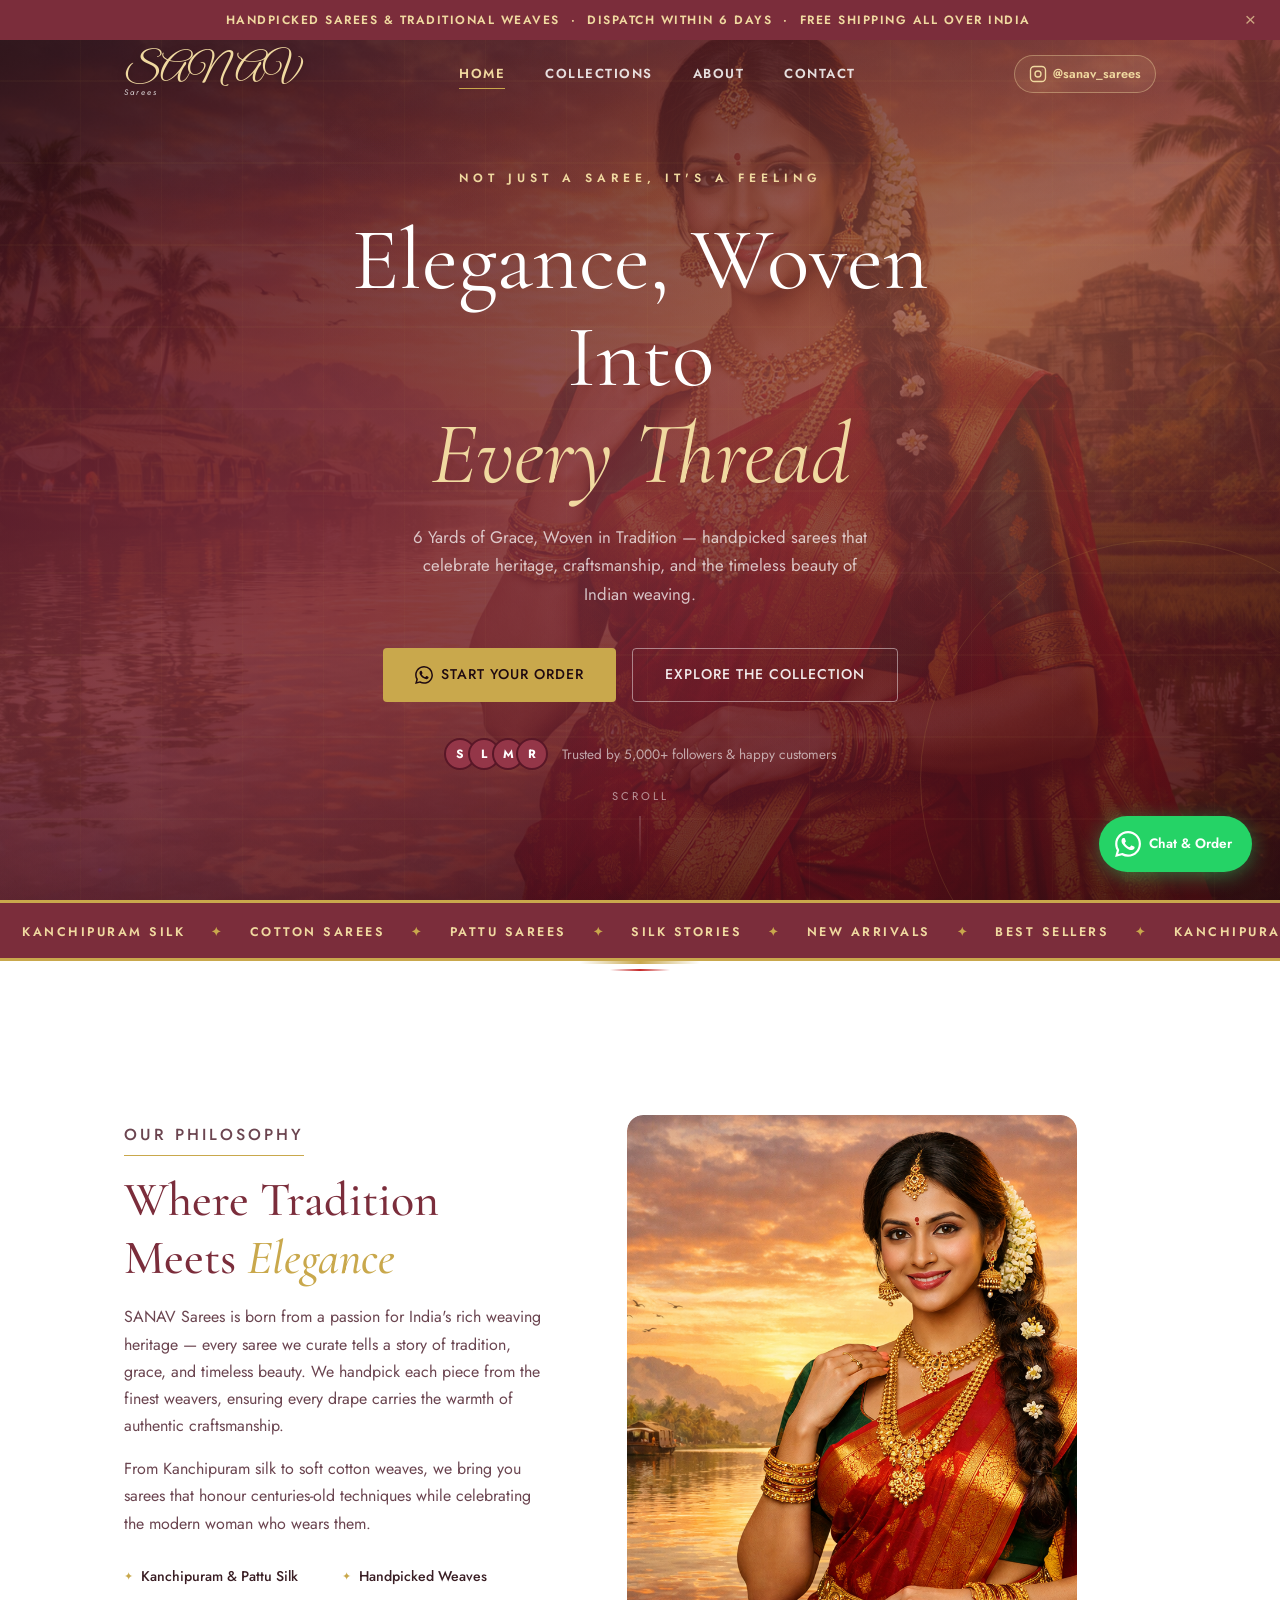
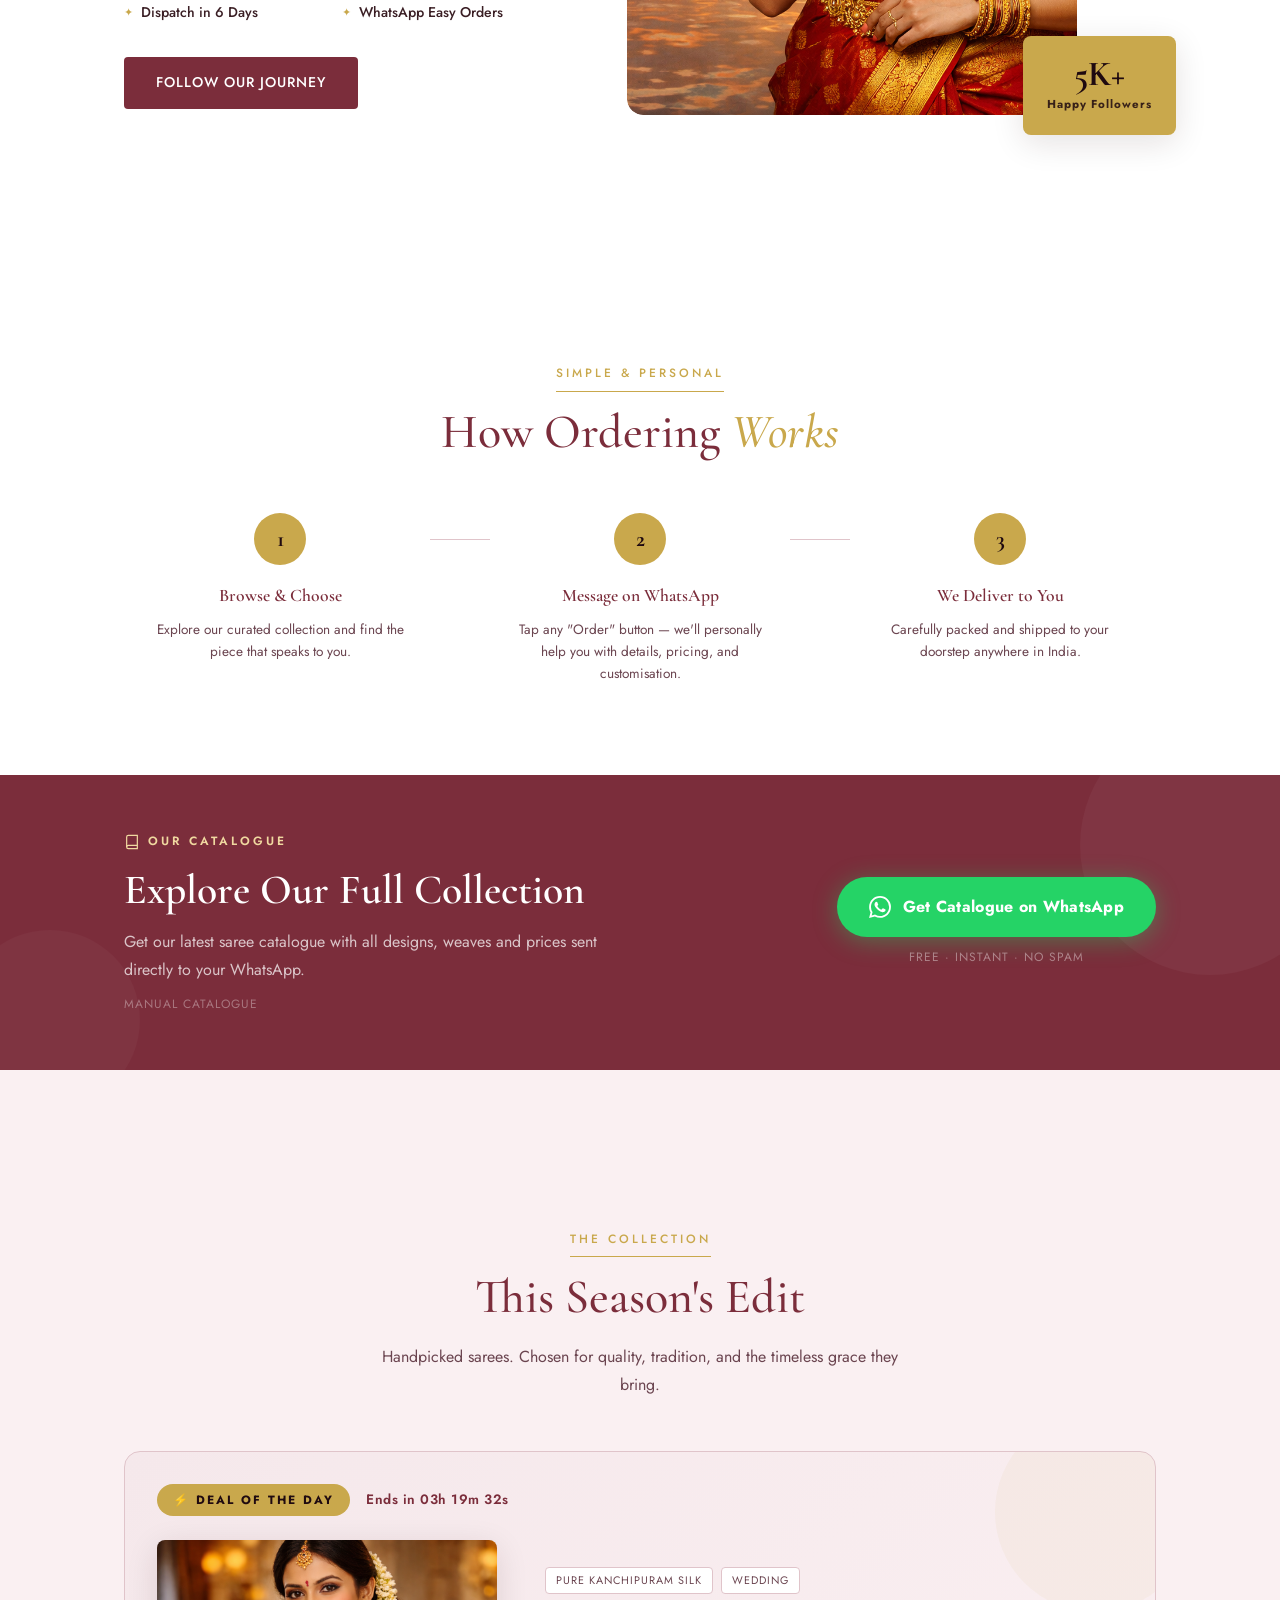
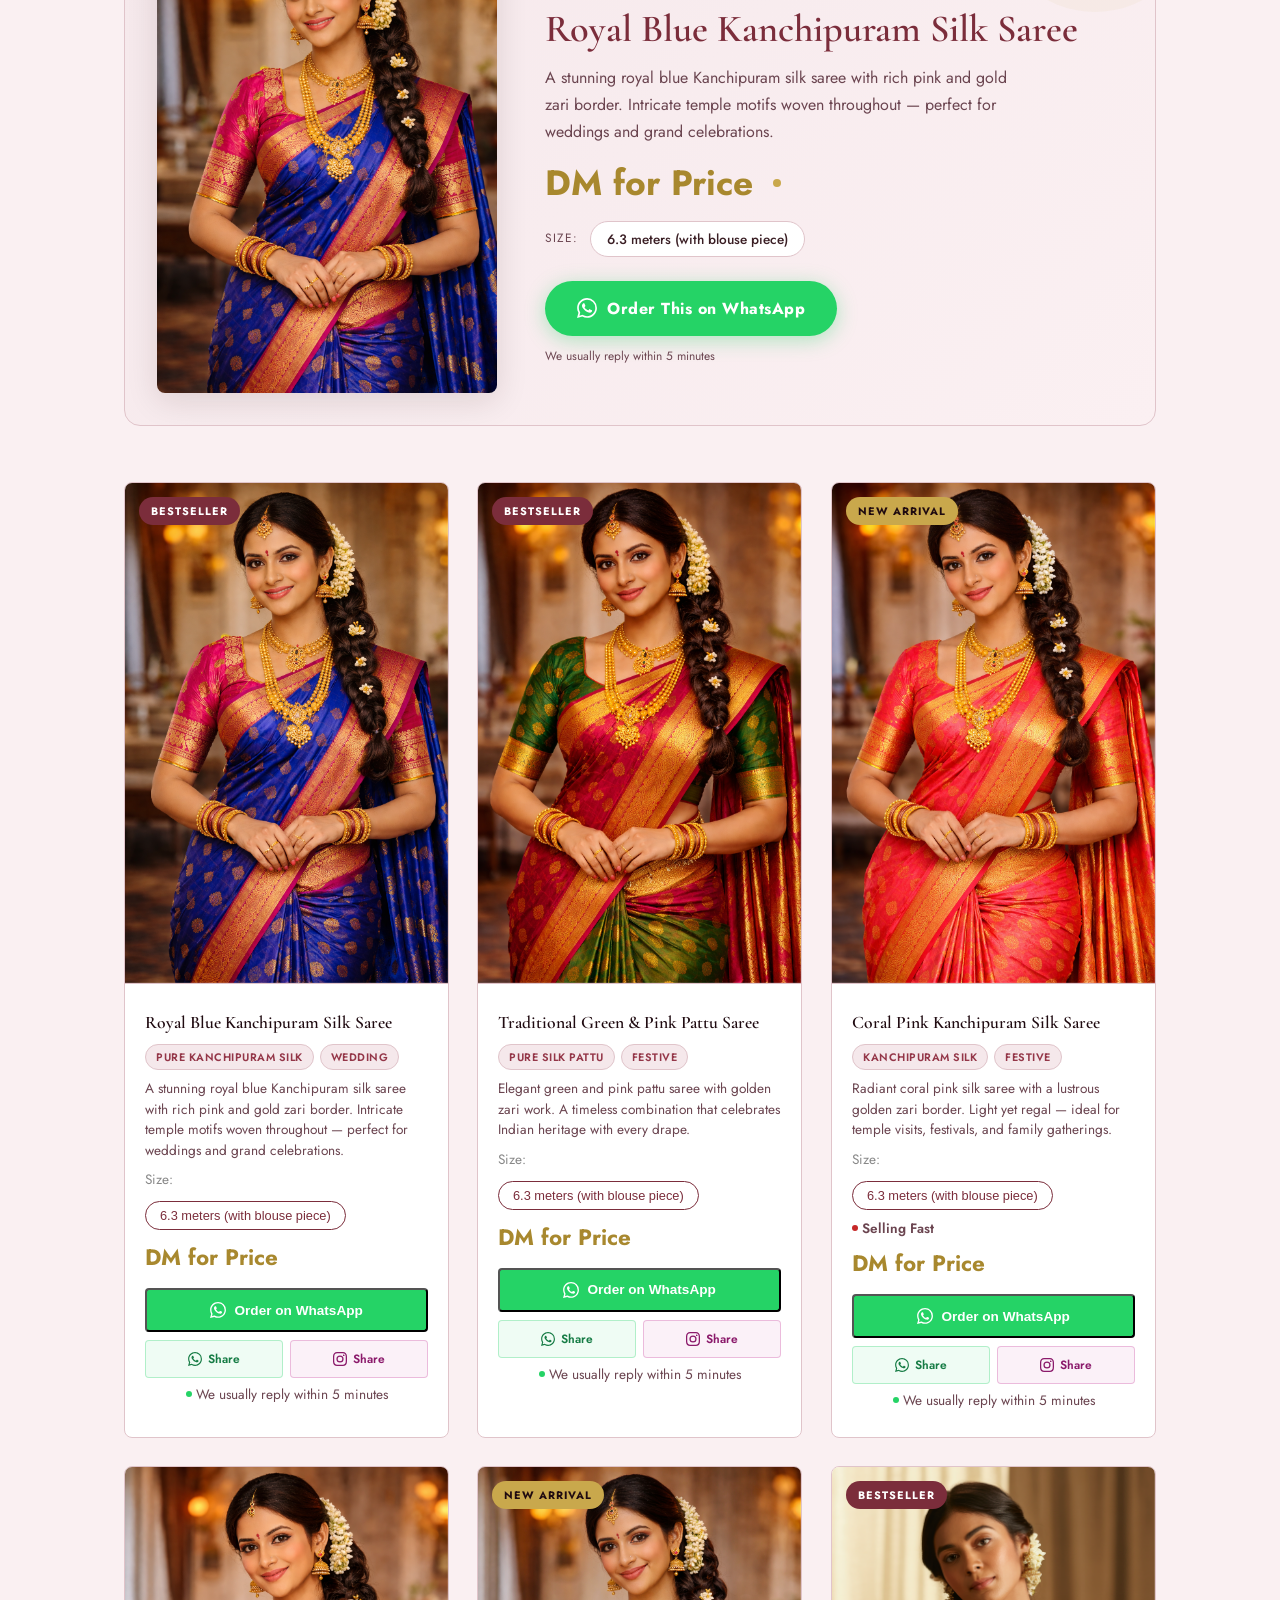
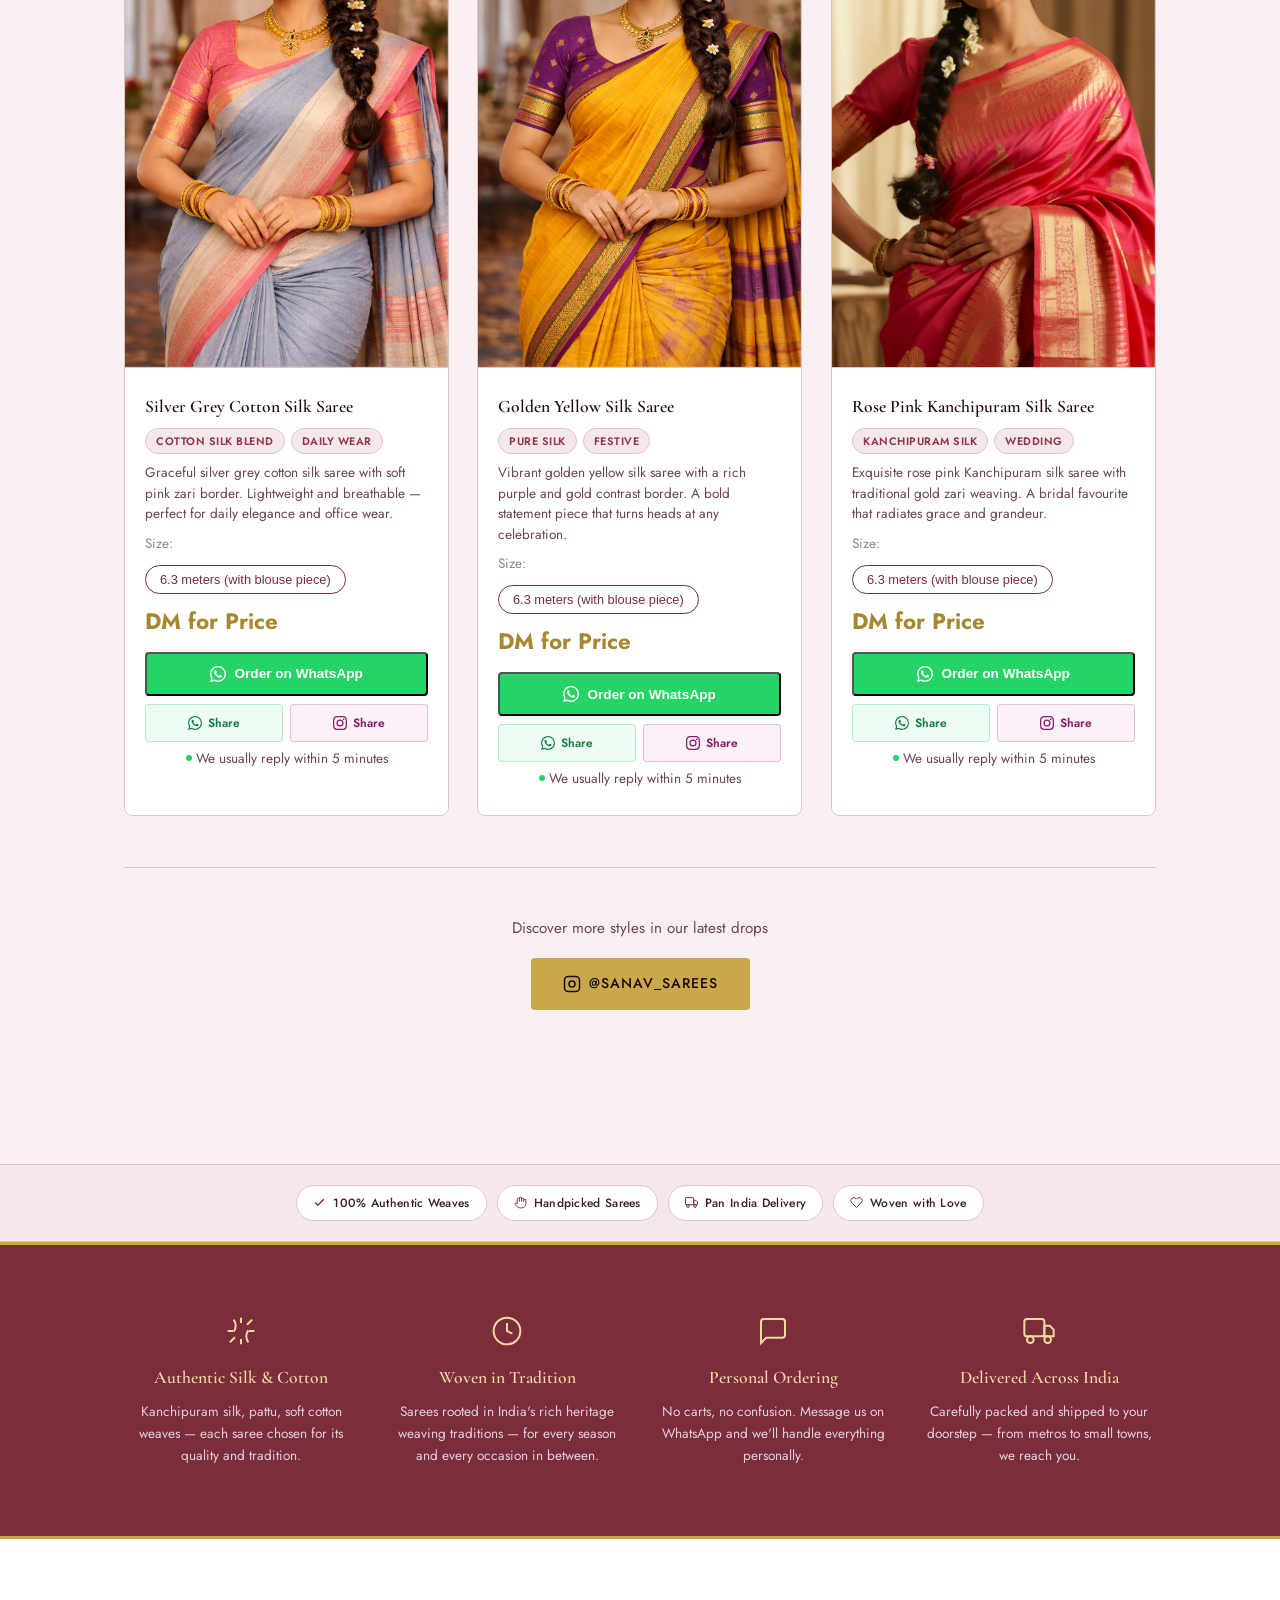
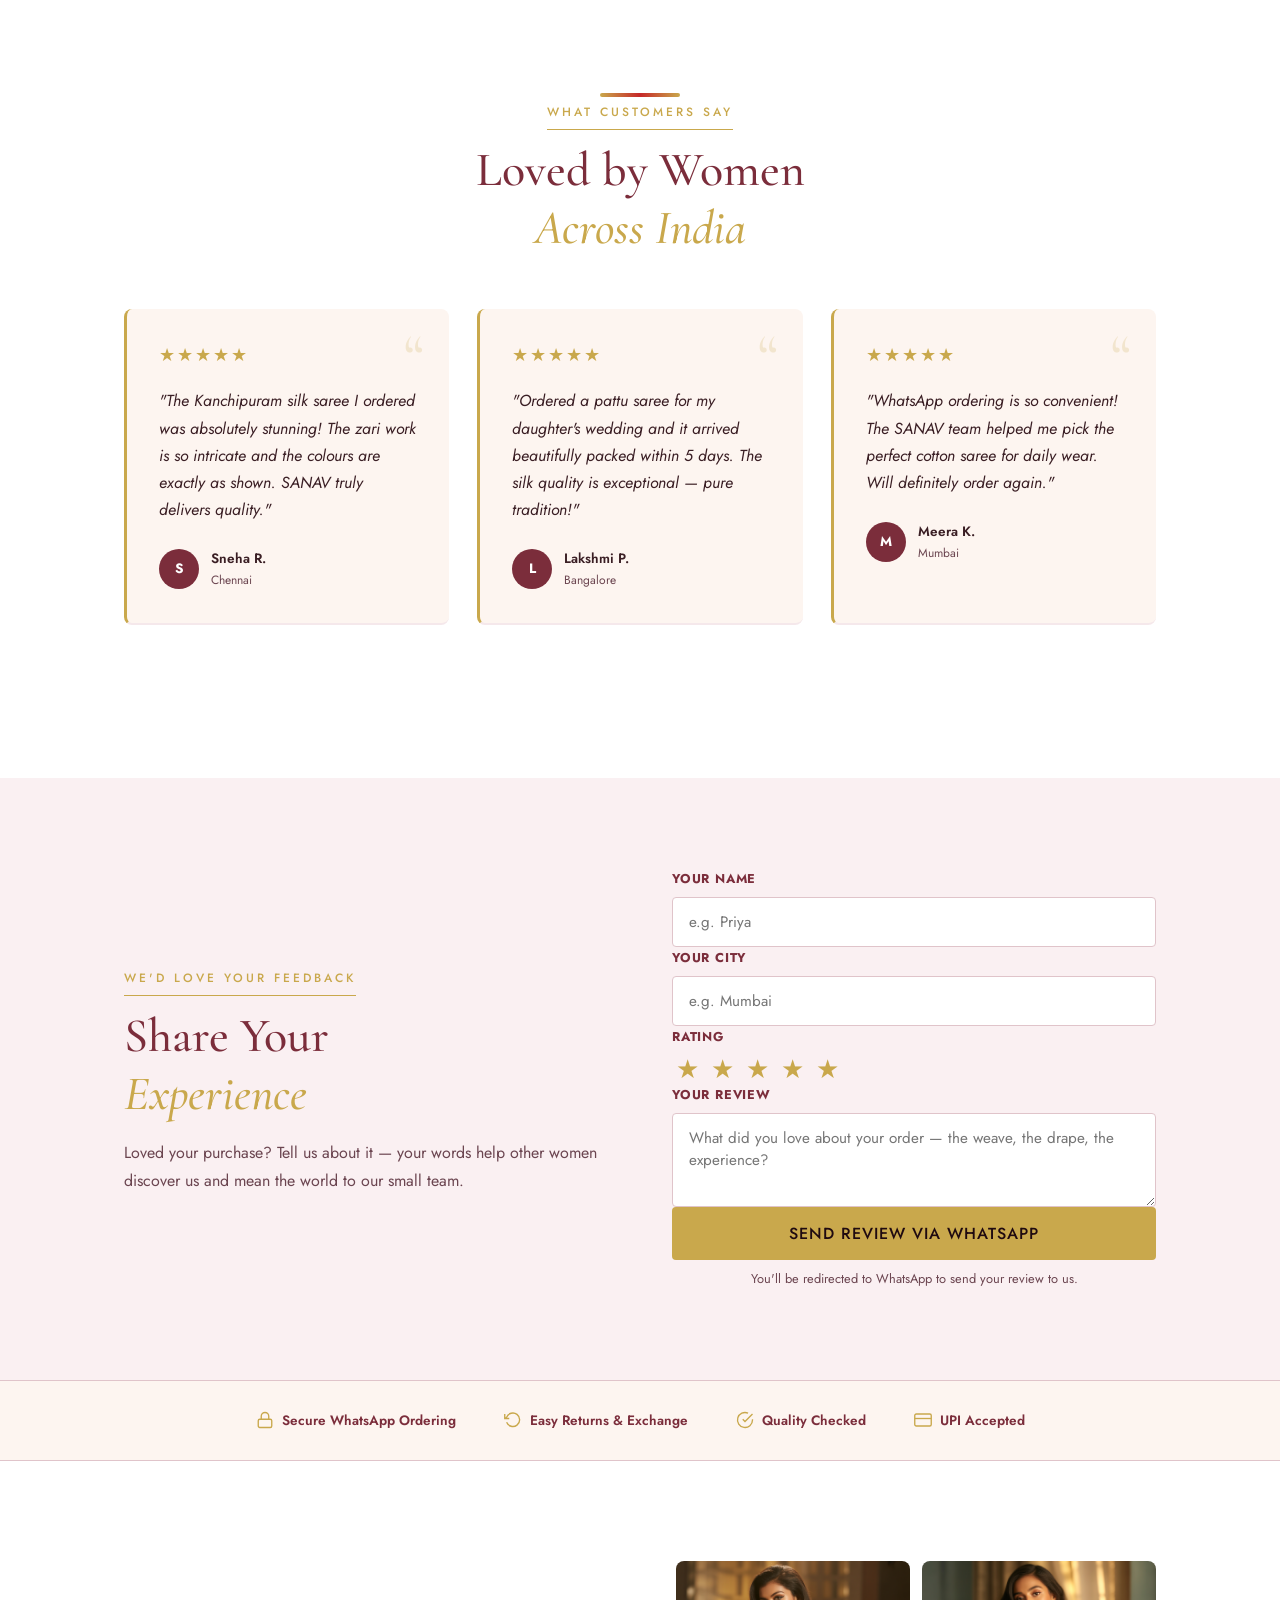
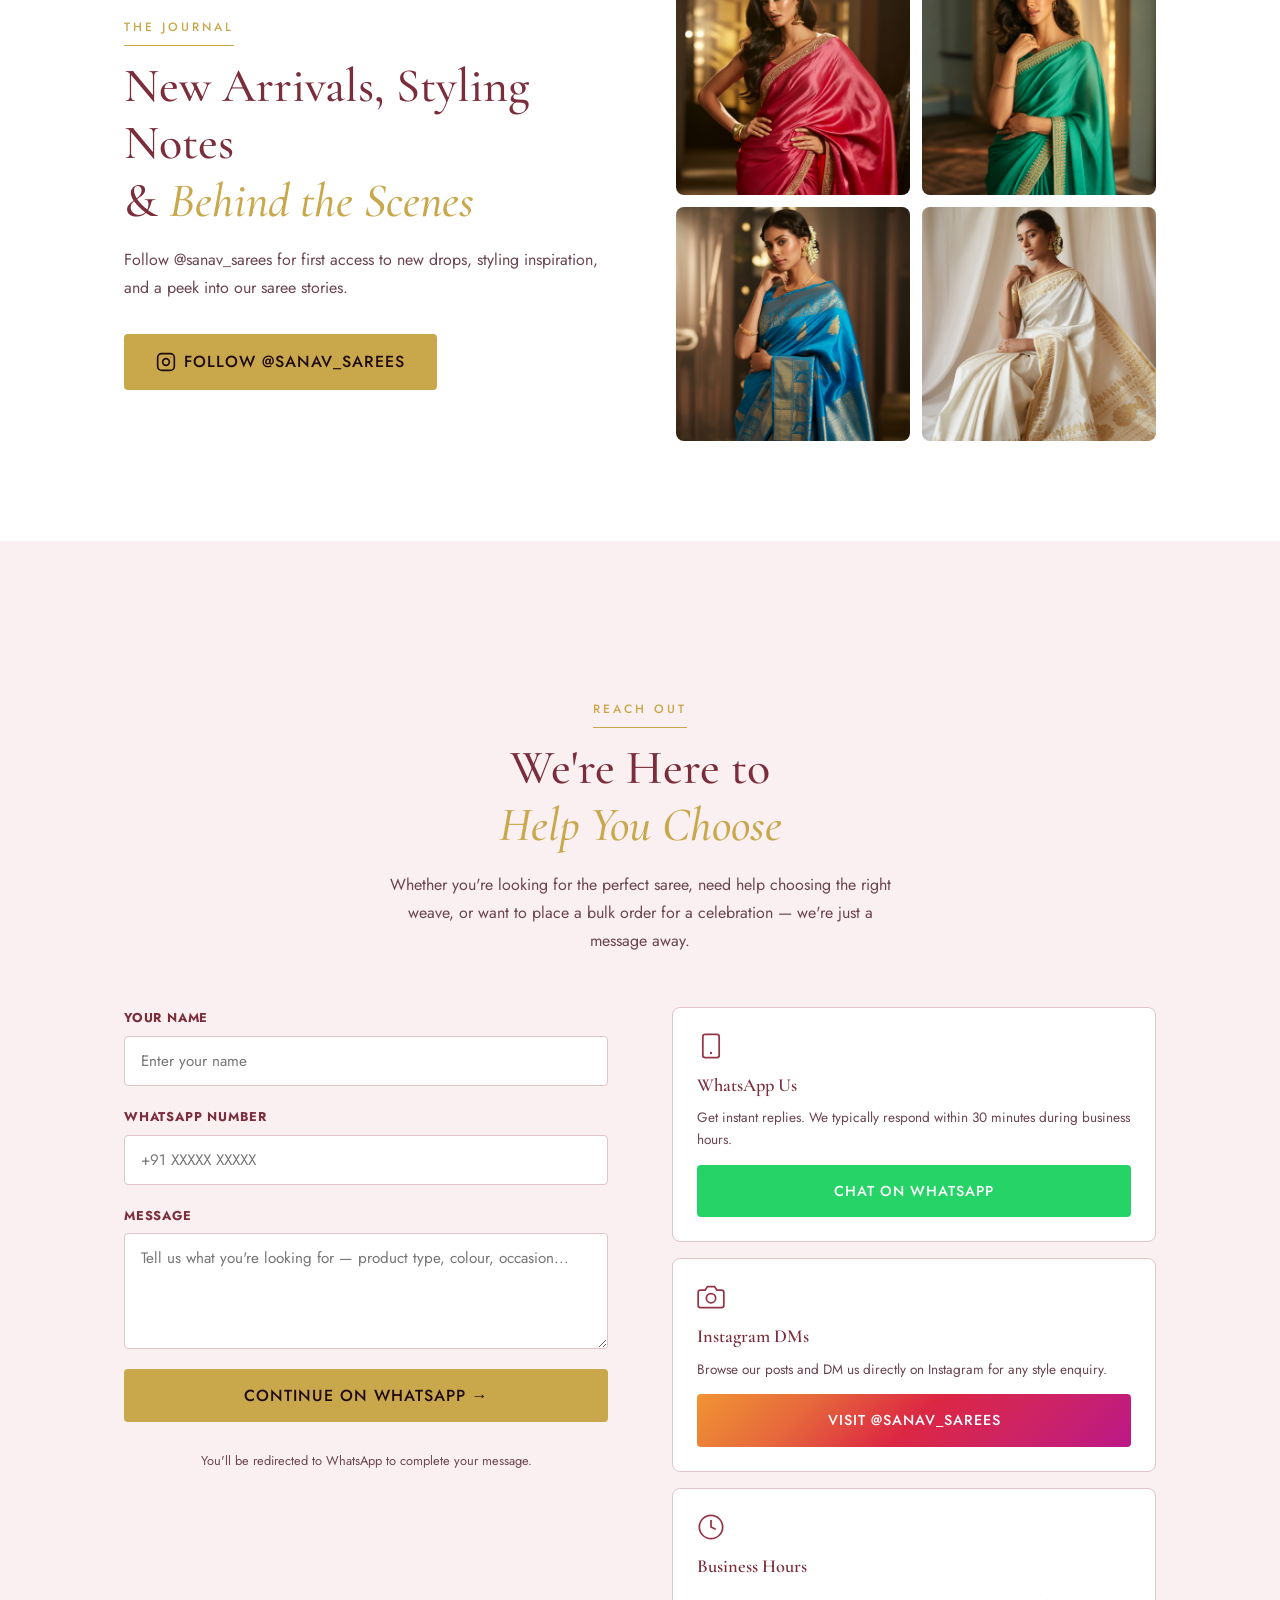
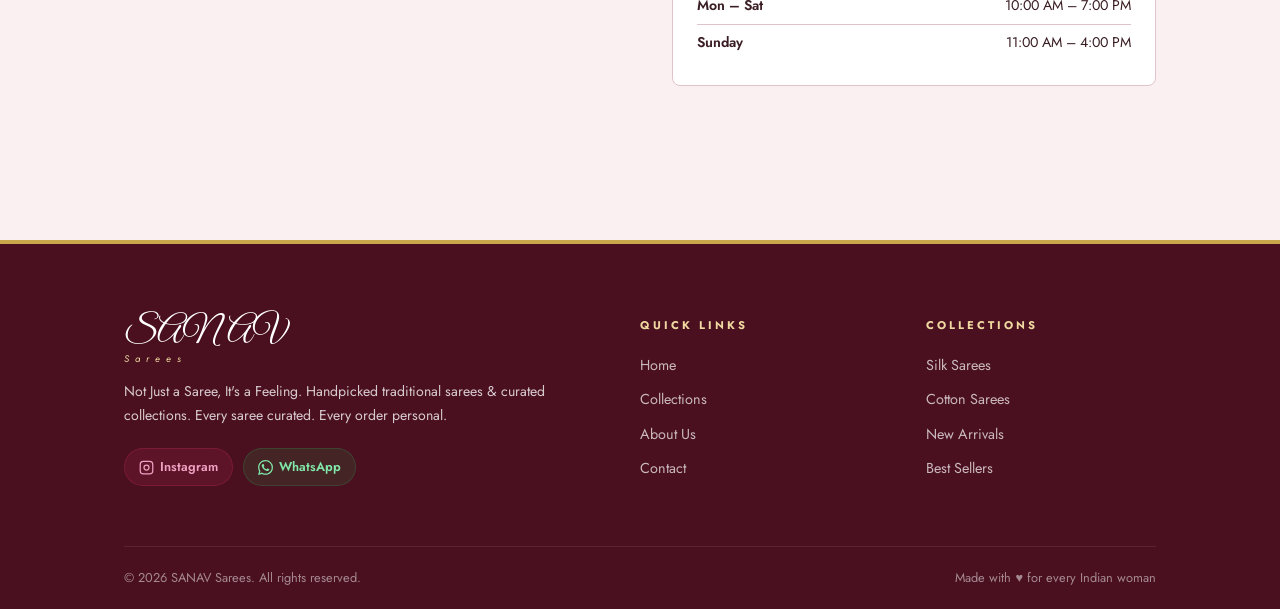
<file: index.html>
<!DOCTYPE html>
<html lang="en">
<head>
  <meta charset="UTF-8" />
  <meta name="viewport" content="width=device-width, initial-scale=1.0" />
  <meta name="description" content="SANAV Sarees — Not Just a Saree, It's a Feeling. Handpicked traditional sarees for the modern woman. Kanchipuram silk, cotton sarees & more. Order via WhatsApp or follow us on Instagram @sanav_sarees" />
  <title>SANAV Sarees | Handpicked Traditional Sarees</title>

  <!-- Favicon -->
  <link rel="icon" href="assets/favicon/favicon.ico" sizes="32x32" />
  <link rel="icon" href="assets/favicon/favicon.svg" type="image/svg+xml" />
  <link rel="icon" href="assets/favicon/favicon-96x96.png" type="image/png" sizes="96x96" />
  <link rel="apple-touch-icon" href="assets/favicon/apple-touch-icon.png" />
  <link rel="manifest" href="assets/favicon/site.webmanifest" />

  <!-- SEO -->
  <link rel="canonical" href="https://sanavsarees.com/" />
  <meta name="theme-color" content="#7B2D3B" />

  <!-- Open Graph -->
  <meta property="og:type" content="website" />
  <meta property="og:title" content="SANAV Sarees | Handpicked Traditional Sarees" />
  <meta property="og:description" content="Not Just a Saree, It's a Feeling. Handpicked traditional sarees — Kanchipuram silk, cotton & more. Order via WhatsApp." />
  <meta property="og:image" content="https://sanavsarees.com/assets/images/brand/og-cover.jpg" />
  <meta property="og:url" content="https://sanavsarees.com/" />
  <meta property="og:site_name" content="SANAV Sarees" />

  <!-- Twitter Card -->
  <meta name="twitter:card" content="summary_large_image" />
  <meta name="twitter:title" content="SANAV Sarees | Handpicked Traditional Sarees" />
  <meta name="twitter:description" content="Not Just a Saree, It's a Feeling. Handpicked traditional sarees — Kanchipuram silk, cotton & more. Order via WhatsApp." />
  <meta name="twitter:image" content="https://sanavsarees.com/assets/images/brand/og-cover.jpg" />

  <!-- Structured Data -->
  <script type="application/ld+json">
  {
    "@context": "https://schema.org",
    "@type": "LocalBusiness",
    "name": "SANAV Sarees",
    "description": "Not Just a Saree, It's a Feeling. Handpicked traditional sarees for the modern woman. Kanchipuram silk, cotton sarees & more.",
    "url": "https://sanavsarees.com",
    "image": "https://sanavsarees.com/assets/images/brand/og-cover.jpg",
    "telephone": "+917777777777",
    "sameAs": [
      "https://instagram.com/sanav_sarees"
    ],
    "openingHours": ["Mo-Sa 10:00-19:00", "Su 11:00-16:00"],
    "priceRange": "₹₹"
  }
  </script>

  <!-- Google Fonts — preload critical weights -->
  <link rel="preconnect" href="https://fonts.googleapis.com" />
  <link rel="preconnect" href="https://fonts.gstatic.com" crossorigin />
  <link rel="preload" as="style" href="https://fonts.googleapis.com/css2?family=Cormorant+Garamond:ital,wght@0,400;0,500;0,600;0,700;1,400;1,600&family=Great+Vibes&family=Jost:wght@300;400;500;600&display=swap" />
  <link href="https://fonts.googleapis.com/css2?family=Cormorant+Garamond:ital,wght@0,400;0,500;0,600;0,700;1,400;1,600&family=Great+Vibes&family=Jost:wght@300;400;500;600&display=swap" rel="stylesheet" />

  <link rel="stylesheet" href="assets/css/style.css" />
</head>
<body>

  <!-- ========== SKIP LINK ========== -->
  <a href="#home" class="skip-link">Skip to main content</a>

  <!-- ========== ANNOUNCEMENT BAR ========== -->
  <div class="announcement-bar" id="announcement-bar">
    <div class="container">
      <p class="announcement-text">Handpicked Sarees & Traditional Weaves &nbsp;·&nbsp; Dispatch Within 6 Days &nbsp;·&nbsp; Free Shipping All Over India</p>
    </div>
    <button class="announcement-close" id="announcement-close" aria-label="Dismiss announcement">&times;</button>
  </div>

  <!-- ========== NAVBAR ========== -->
  <header class="navbar" id="navbar">
    <div class="nav-container">
      <a href="#home" class="nav-logo">
        <span class="logo-main">SANAV</span>
        <span class="logo-sub">Sarees</span>
      </a>

      <nav class="nav-links" id="nav-links">
        <a href="#home">Home</a>
        <a href="#collections">Collections</a>
        <a href="#about">About</a>
        <a href="#contact">Contact</a>
      </nav>

      <a href="https://instagram.com/sanav_sarees" target="_blank" rel="noopener" class="nav-insta">
        <svg viewBox="0 0 24 24" fill="none" stroke="currentColor" stroke-width="1.8" width="18" height="18">
          <rect x="2" y="2" width="20" height="20" rx="5" ry="5"/>
          <circle cx="12" cy="12" r="4"/>
          <circle cx="17.5" cy="6.5" r="0.5" fill="currentColor" stroke="none"/>
        </svg>
        @sanav_sarees
      </a>

      <button class="hamburger" id="hamburger" aria-label="Open menu" aria-expanded="false" aria-controls="nav-links">
        <span></span><span></span><span></span>
      </button>
    </div>
  </header>

  <!-- ========== HERO ========== -->
  <section class="hero" id="home">
    <div class="hero-bg-pattern"></div>
    <div class="hero-content">
      <p class="hero-eyebrow">Not Just a Saree, It's a Feeling</p>
      <h1>Elegance, Woven Into<br /><em>Every Thread</em></h1>
      <p class="hero-sub">6 Yards of Grace, Woven in Tradition — handpicked sarees that celebrate heritage, craftsmanship, and the timeless beauty of Indian weaving.</p>
      <div class="hero-buttons">
        <a href="https://wa.me/917777777777?text=Hi!%20I%20visited%20your%20website%20and%20would%20like%20to%20place%20an%20order." target="_blank" rel="noopener" class="btn btn-gold">
          <svg viewBox="0 0 24 24" fill="currentColor" width="18" height="18"><path d="M17.472 14.382c-.297-.149-1.758-.867-2.03-.967-.273-.099-.471-.148-.67.15-.197.297-.767.966-.94 1.164-.173.199-.347.223-.644.075-.297-.15-1.255-.463-2.39-1.475-.883-.788-1.48-1.761-1.653-2.059-.173-.297-.018-.458.13-.606.134-.133.298-.347.446-.52.149-.174.198-.298.298-.497.099-.198.05-.371-.025-.52-.075-.149-.669-1.612-.916-2.207-.242-.579-.487-.5-.669-.51-.173-.008-.371-.01-.57-.01-.198 0-.52.074-.792.372-.272.297-1.04 1.016-1.04 2.479 0 1.462 1.065 2.875 1.213 3.074.149.198 2.096 3.2 5.077 4.487.709.306 1.262.489 1.694.625.712.227 1.36.195 1.871.118.571-.085 1.758-.719 2.006-1.413.248-.694.248-1.289.173-1.413-.074-.124-.272-.198-.57-.347m-5.421 7.403h-.004a9.87 9.87 0 01-5.031-1.378l-.361-.214-3.741.982.998-3.648-.235-.374a9.86 9.86 0 01-1.51-5.26c.001-5.45 4.436-9.884 9.888-9.884 2.64 0 5.122 1.03 6.988 2.898a9.825 9.825 0 012.893 6.994c-.003 5.45-4.437 9.884-9.885 9.884m8.413-18.297A11.815 11.815 0 0012.05 0C5.495 0 .16 5.335.157 11.892c0 2.096.547 4.142 1.588 5.945L.057 24l6.305-1.654a11.882 11.882 0 005.683 1.448h.005c6.554 0 11.89-5.335 11.893-11.893a11.821 11.821 0 00-3.48-8.413z"/></svg>
          Start Your Order
        </a>
        <a href="#collections" class="btn btn-ghost">Explore the Collection</a>
      </div>
      <!-- Social proof -->
      <div class="hero-social-proof">
        <div class="proof-avatars">
          <span class="proof-avatar">S</span>
          <span class="proof-avatar">L</span>
          <span class="proof-avatar">M</span>
          <span class="proof-avatar">R</span>
        </div>
        <span>Trusted by 5,000+ followers &amp; happy customers</span>
      </div>
    </div>
    <div class="hero-scroll-hint">
      <span>Scroll</span>
      <div class="scroll-line"></div>
    </div>
  </section>

  <!-- ========== MARQUEE ========== -->
  <div class="marquee-strip">
    <div class="marquee-track" id="marquee-track">
    </div>
  </div>

  <!-- ========== ABOUT ========== -->
  <section class="about" id="about">
    <div class="container">
      <div class="about-grid">
        <div class="about-visual">
          <div class="about-img-box" id="brand-photo-box">
            <div class="img-placeholder"><span>Your Brand Photo</span></div>
          </div>
          <div class="about-tag-card">
            <p class="tag-number">5K+</p>
            <p class="tag-label">Happy Followers</p>
          </div>
        </div>
        <div class="about-text">
          <p class="section-label">Our Philosophy</p>
          <h2>Where Tradition<br />Meets <em>Elegance</em></h2>
          <p>SANAV Sarees is born from a passion for India's rich weaving heritage — every saree we curate tells a story of tradition, grace, and timeless beauty. We handpick each piece from the finest weavers, ensuring every drape carries the warmth of authentic craftsmanship.</p>
          <p>From Kanchipuram silk to soft cotton weaves, we bring you sarees that honour centuries-old techniques while celebrating the modern woman who wears them.</p>
          <div class="about-trust">
            <div class="trust-item">
              <span class="trust-icon">✦</span>
              <span>Kanchipuram & Pattu Silk</span>
            </div>
            <div class="trust-item">
              <span class="trust-icon">✦</span>
              <span>Handpicked Weaves</span>
            </div>
            <div class="trust-item">
              <span class="trust-icon">✦</span>
              <span>Dispatch in 6 Days</span>
            </div>
            <div class="trust-item">
              <span class="trust-icon">✦</span>
              <span>WhatsApp Easy Orders</span>
            </div>
          </div>
          <a href="https://instagram.com/sanav_sarees" target="_blank" rel="noopener" class="btn btn-teal" style="margin-top:32px;">
            Follow Our Journey
          </a>
        </div>
      </div>
    </div>
  </section>

  <!-- ========== HOW IT WORKS ========== -->
  <section class="how-it-works">
    <div class="container">
      <div class="section-header">
        <p class="section-label">Simple & Personal</p>
        <h2>How Ordering <em>Works</em></h2>
      </div>
      <div class="steps-grid">
        <div class="step-item">
          <div class="step-number">1</div>
          <h4>Browse & Choose</h4>
          <p>Explore our curated collection and find the piece that speaks to you.</p>
        </div>
        <div class="step-connector" aria-hidden="true"></div>
        <div class="step-item">
          <div class="step-number">2</div>
          <h4>Message on WhatsApp</h4>
          <p>Tap any "Order" button — we'll personally help you with details, pricing, and customisation.</p>
        </div>
        <div class="step-connector" aria-hidden="true"></div>
        <div class="step-item">
          <div class="step-number">3</div>
          <h4>We Deliver to You</h4>
          <p>Carefully packed and shipped to your doorstep anywhere in India.</p>
        </div>
      </div>
    </div>
  </section>

  <!-- ========== BRAND STORY VIDEO ========== -->
  <section class="video-section" id="video-section" style="display:none;">
    <div class="container">
      <div class="section-header">
        <p class="section-label">Our Story</p>
        <h2 id="video-heading">Our Story</h2>
        <p class="section-sub" id="video-subtext">Watch how we handpick every product with love and care.</p>
      </div>
      <div class="video-embed-wrap" id="video-embed-wrap">
        <!-- Filled by JS — either iframe or Instagram card -->
      </div>
    </div>
  </section>

  <!-- ===== CATALOGUE SECTION ===== -->
  <section class="catalogue-section" id="catalogue-section" style="display:none;">
    <div class="container">
      <div class="catalogue-inner">
        <div class="catalogue-text">
          <span class="catalogue-eyebrow">
            <svg viewBox="0 0 24 24" fill="none" stroke="currentColor" stroke-width="1.8" width="16" height="16">
              <path d="M4 19.5A2.5 2.5 0 016.5 17H20"/>
              <path d="M6.5 2H20v20H6.5A2.5 2.5 0 014 19.5v-15A2.5 2.5 0 016.5 2z"/>
            </svg>
            Our Catalogue
          </span>
          <h2 class="catalogue-heading" id="catalogue-heading">Explore Our Full Collection</h2>
          <p class="catalogue-subtext" id="catalogue-subtext">Get our latest catalogue with all designs, styles and prices sent directly to your WhatsApp.</p>
          <p class="catalogue-mode-label" id="catalogue-mode-label"></p>
        </div>
        <div class="catalogue-action">
          <a class="catalogue-wa-btn" id="catalogue-wa-btn" href="#" target="_blank" rel="noopener">
            <svg viewBox="0 0 24 24" fill="currentColor" width="22" height="22">
              <path d="M17.472 14.382c-.297-.149-1.758-.867-2.03-.967-.273-.099-.471-.148-.67.15-.197.297-.767.966-.94 1.164-.173.199-.347.223-.644.075-.297-.15-1.255-.463-2.39-1.475-.883-.788-1.48-1.761-1.653-2.059-.173-.297-.018-.458.13-.606.134-.133.298-.347.446-.52.149-.174.198-.298.298-.497.099-.198.05-.371-.025-.52-.075-.149-.669-1.612-.916-2.207-.242-.579-.487-.5-.669-.51-.173-.008-.371-.01-.57-.01-.198 0-.52.074-.792.372-.272.297-1.04 1.016-1.04 2.479 0 1.462 1.065 2.875 1.213 3.074.149.198 2.096 3.2 5.077 4.487.709.306 1.262.489 1.694.625.712.227 1.36.195 1.871.118.571-.085 1.758-.719 2.006-1.413.248-.694.248-1.289.173-1.413-.074-.124-.272-.198-.57-.347m-5.421 7.403h-.004a9.87 9.87 0 01-5.031-1.378l-.361-.214-3.741.982.998-3.648-.235-.374a9.86 9.86 0 01-1.51-5.26c.001-5.45 4.436-9.884 9.888-9.884 2.64 0 5.122 1.03 6.988 2.898a9.825 9.825 0 012.893 6.994c-.003 5.45-4.437 9.884-9.885 9.884m8.413-18.297A11.815 11.815 0 0012.05 0C5.495 0 .16 5.335.157 11.892c0 2.096.547 4.142 1.588 5.945L.057 24l6.305-1.654a11.882 11.882 0 005.683 1.448h.005c6.554 0 11.89-5.335 11.893-11.893a11.821 11.821 0 00-3.48-8.413z"/>
            </svg>
            <span id="catalogue-btn-text">Get Catalogue on WhatsApp</span>
          </a>
          <p class="catalogue-note" id="catalogue-note">Free · Instant · No spam</p>
        </div>
      </div>
    </div>
  </section>

  <!-- ========== COLLECTIONS ========== -->
  <section class="collections" id="collections">
    <div class="container">
      <div class="section-header">
        <p class="section-label">The Collection</p>
        <h2>This Season's Edit</h2>
        <p class="section-sub">Handpicked sarees. Chosen for quality, tradition, and the timeless grace they bring.</p>
      </div>

      <div class="deal-of-day" id="deal-of-day" style="display:none;">
        <div class="deal-badge-row">
          <span class="deal-badge">⚡ Deal of the Day</span>
          <span class="deal-timer" id="deal-timer"></span>
        </div>
        <div class="deal-inner">
          <div class="deal-image-wrap" id="deal-image-wrap">
            <div class="deal-img-placeholder" id="deal-img-placeholder">
              <span>Photo Coming Soon</span>
            </div>
          </div>
          <div class="deal-content">
            <div class="deal-tags" id="deal-tags"></div>
            <h2 class="deal-name" id="deal-name"></h2>
            <p class="deal-desc" id="deal-desc"></p>
            <div class="deal-meta">
              <span class="deal-price" id="deal-price"></span>
              <span class="deal-stock" id="deal-stock"></span>
            </div>
            <div class="deal-sizes" id="deal-sizes"></div>
            <a class="deal-wa-btn" id="deal-wa-btn" href="#" target="_blank" rel="noopener">
              <svg viewBox="0 0 24 24" fill="currentColor" width="20" height="20">
                <path d="M17.472 14.382c-.297-.149-1.758-.867-2.03-.967-.273-.099-.471-.148-.67.15-.197.297-.767.966-.94 1.164-.173.199-.347.223-.644.075-.297-.15-1.255-.463-2.39-1.475-.883-.788-1.48-1.761-1.653-2.059-.173-.297-.018-.458.13-.606.134-.133.298-.347.446-.52.149-.174.198-.298.298-.497.099-.198.05-.371-.025-.52-.075-.149-.669-1.612-.916-2.207-.242-.579-.487-.5-.669-.51-.173-.008-.371-.01-.57-.01-.198 0-.52.074-.792.372-.272.297-1.04 1.016-1.04 2.479 0 1.462 1.065 2.875 1.213 3.074.149.198 2.096 3.2 5.077 4.487.709.306 1.262.489 1.694.625.712.227 1.36.195 1.871.118.571-.085 1.758-.719 2.006-1.413.248-.694.248-1.289.173-1.413-.074-.124-.272-.198-.57-.347m-5.421 7.403h-.004a9.87 9.87 0 01-5.031-1.378l-.361-.214-3.741.982.998-3.648-.235-.374a9.86 9.86 0 01-1.51-5.26c.001-5.45 4.436-9.884 9.888-9.884 2.64 0 5.122 1.03 6.988 2.898a9.825 9.825 0 012.893 6.994c-.003 5.45-4.437 9.884-9.885 9.884m8.413-18.297A11.815 11.815 0 0012.05 0C5.495 0 .16 5.335.157 11.892c0 2.096.547 4.142 1.588 5.945L.057 24l6.305-1.654a11.882 11.882 0 005.683 1.448h.005c6.554 0 11.89-5.335 11.893-11.893a11.821 11.821 0 00-3.48-8.413z"/>
              </svg>
              Order This on WhatsApp
            </a>
            <p class="deal-reply">We usually reply within 5 minutes</p>
          </div>
        </div>
      </div>

      <!-- Cards are built automatically from assets/js/products.js -->
      <div class="saree-grid" id="saree-grid" role="list" aria-label="Product collection">
        <!-- Skeleton placeholders (removed by JS on load) -->
        <div class="skeleton-card" aria-hidden="true"><div class="skeleton-img"></div><div class="skeleton-line w80"></div><div class="skeleton-line w60"></div><div class="skeleton-line w40"></div></div>
        <div class="skeleton-card" aria-hidden="true"><div class="skeleton-img"></div><div class="skeleton-line w80"></div><div class="skeleton-line w60"></div><div class="skeleton-line w40"></div></div>
        <div class="skeleton-card" aria-hidden="true"><div class="skeleton-img"></div><div class="skeleton-line w80"></div><div class="skeleton-line w60"></div><div class="skeleton-line w40"></div></div>
      </div>

      <div class="collections-cta">
        <p>Discover more styles in our latest drops</p>
        <a href="https://instagram.com/sanav_sarees" target="_blank" rel="noopener" class="btn btn-gold">
          <svg viewBox="0 0 24 24" fill="none" stroke="currentColor" stroke-width="2" width="18" height="18">
            <rect x="2" y="2" width="20" height="20" rx="5"/>
            <circle cx="12" cy="12" r="4"/>
            <circle cx="17.5" cy="6.5" r="0.5" fill="currentColor" stroke="none"/>
          </svg>
          @sanav_sarees
        </a>
      </div>
    </div>
  </section>

  <!-- ========== TRUST BADGES ========== -->
  <div class="trust-badges-strip" id="trust-badges-strip" style="display:none;">
    <div class="container">
      <div class="trust-badges-row" id="trust-badges-row">
        <!-- Filled by JS from site.json -->
      </div>
    </div>
  </div>

  <!-- ========== FEATURES STRIP ========== -->
  <section class="features">
    <div class="container">
      <div class="features-grid">
        <div class="feature-item">
          <div class="feature-icon" aria-hidden="true">
            <svg viewBox="0 0 24 24" fill="none" stroke="currentColor" stroke-width="1.5" width="32" height="32"><path d="M20.38 3.46L16.5 7.34M3.62 20.54l3.88-3.88M6.5 3.5C6.5 3.5 8 5.5 8 8s-1.5 4.5-1.5 4.5M17.5 11.5c0 0-1.5 2-1.5 4.5s1.5 4.5 1.5 4.5M12 2v4M12 18v4M2 12h4M18 12h4"/></svg>
          </div>
          <h4>Authentic Silk & Cotton</h4>
          <p>Kanchipuram silk, pattu, soft cotton weaves — each saree chosen for its quality and tradition.</p>
        </div>
        <div class="feature-item">
          <div class="feature-icon" aria-hidden="true">
            <svg viewBox="0 0 24 24" fill="none" stroke="currentColor" stroke-width="1.5" width="32" height="32"><path d="M12 2a10 10 0 110 20 10 10 0 010-20z"/><path d="M12 6v6l4 2"/></svg>
          </div>
          <h4>Woven in Tradition</h4>
          <p>Sarees rooted in India's rich heritage weaving traditions — for every season and every occasion in between.</p>
        </div>
        <div class="feature-item">
          <div class="feature-icon" aria-hidden="true">
            <svg viewBox="0 0 24 24" fill="none" stroke="currentColor" stroke-width="1.5" width="32" height="32"><path d="M21 15a2 2 0 01-2 2H7l-4 4V5a2 2 0 012-2h14a2 2 0 012 2z"/></svg>
          </div>
          <h4>Personal Ordering</h4>
          <p>No carts, no confusion. Message us on WhatsApp and we'll handle everything personally.</p>
        </div>
        <div class="feature-item">
          <div class="feature-icon" aria-hidden="true">
            <svg viewBox="0 0 24 24" fill="none" stroke="currentColor" stroke-width="1.5" width="32" height="32"><rect x="1" y="3" width="15" height="13" rx="2"/><path d="M16 8h4l3 3v5h-7V8z"/><circle cx="5.5" cy="18.5" r="2.5"/><circle cx="18.5" cy="18.5" r="2.5"/></svg>
          </div>
          <h4>Delivered Across India</h4>
          <p>Carefully packed and shipped to your doorstep — from metros to small towns, we reach you.</p>
        </div>
      </div>
    </div>
  </section>

  <!-- ========== TESTIMONIALS ========== -->
  <section class="testimonials" id="testimonials">
    <div class="container">
      <div class="section-header">
        <p class="section-label">What Customers Say</p>
        <h2>Loved by Women<br /><em>Across India</em></h2>
      </div>
      <div class="testimonial-grid">
        <div class="testimonial-card">
          <div class="testimonial-stars" aria-label="5 out of 5 stars">★★★★★</div>
          <p class="testimonial-text">"The Kanchipuram silk saree I ordered was absolutely stunning! The zari work is so intricate and the colours are exactly as shown. SANAV truly delivers quality."</p>
          <div class="testimonial-author">
            <div class="testimonial-avatar">S</div>
            <div>
              <p class="testimonial-name">Sneha R.</p>
              <p class="testimonial-location">Chennai</p>
            </div>
          </div>
        </div>
        <div class="testimonial-card">
          <div class="testimonial-stars" aria-label="5 out of 5 stars">★★★★★</div>
          <p class="testimonial-text">"Ordered a pattu saree for my daughter's wedding and it arrived beautifully packed within 5 days. The silk quality is exceptional — pure tradition!"</p>
          <div class="testimonial-author">
            <div class="testimonial-avatar">L</div>
            <div>
              <p class="testimonial-name">Lakshmi P.</p>
              <p class="testimonial-location">Bangalore</p>
            </div>
          </div>
        </div>
        <div class="testimonial-card">
          <div class="testimonial-stars" aria-label="5 out of 5 stars">★★★★★</div>
          <p class="testimonial-text">"WhatsApp ordering is so convenient! The SANAV team helped me pick the perfect cotton saree for daily wear. Will definitely order again."</p>
          <div class="testimonial-author">
            <div class="testimonial-avatar">M</div>
            <div>
              <p class="testimonial-name">Meera K.</p>
              <p class="testimonial-location">Mumbai</p>
            </div>
          </div>
        </div>
      </div>
    </div>
  </section>

  <!-- ========== SHARE YOUR EXPERIENCE ========== -->
  <section class="review-section">
    <div class="container">
      <div class="review-inner">
        <div class="review-text">
          <p class="section-label">We'd Love Your Feedback</p>
          <h2>Share Your<br /><em>Experience</em></h2>
          <p class="review-sub">Loved your purchase? Tell us about it — your words help other women discover us and mean the world to our small team.</p>
        </div>
        <form class="review-form" id="review-form">
          <div class="form-group">
            <label for="review-name">Your Name</label>
            <input type="text" id="review-name" name="review-name" placeholder="e.g. Priya" required />
          </div>
          <div class="form-group">
            <label for="review-city">Your City</label>
            <input type="text" id="review-city" name="review-city" placeholder="e.g. Mumbai" required />
          </div>
          <div class="form-group">
            <label for="review-rating">Rating</label>
            <div class="star-rating" id="star-rating">
              <button type="button" class="star" data-value="1" aria-label="1 star">★</button>
              <button type="button" class="star" data-value="2" aria-label="2 stars">★</button>
              <button type="button" class="star" data-value="3" aria-label="3 stars">★</button>
              <button type="button" class="star" data-value="4" aria-label="4 stars">★</button>
              <button type="button" class="star" data-value="5" aria-label="5 stars">★</button>
            </div>
            <input type="hidden" id="review-rating" name="review-rating" value="5" />
          </div>
          <div class="form-group">
            <label for="review-text">Your Review</label>
            <textarea id="review-text" name="review-text" rows="3" placeholder="What did you love about your order — the weave, the drape, the experience?" required></textarea>
          </div>
          <button type="submit" class="btn btn-gold" style="width:100%;justify-content:center;font-size:1rem;padding:15px;">
            Send Review via WhatsApp
          </button>
          <p class="form-note">You'll be redirected to WhatsApp to send your review to us.</p>
        </form>
      </div>
    </div>
  </section>

  <!-- ========== TRUST SIGNALS ========== -->
  <section class="trust-strip">
    <div class="container">
      <div class="trust-grid">
        <div class="trust-signal">
          <span class="trust-signal-icon" aria-hidden="true"><svg viewBox="0 0 24 24" fill="none" stroke="currentColor" stroke-width="1.8" width="18" height="18"><rect x="3" y="11" width="18" height="11" rx="2"/><path d="M7 11V7a5 5 0 0110 0v4"/></svg></span>
          <span>Secure WhatsApp Ordering</span>
        </div>
        <div class="trust-signal">
          <span class="trust-signal-icon" aria-hidden="true"><svg viewBox="0 0 24 24" fill="none" stroke="currentColor" stroke-width="1.8" width="18" height="18"><polyline points="1 4 1 10 7 10"/><path d="M3.51 15a9 9 0 100-6.68L1 10"/></svg></span>
          <span>Easy Returns & Exchange</span>
        </div>
        <div class="trust-signal">
          <span class="trust-signal-icon" aria-hidden="true"><svg viewBox="0 0 24 24" fill="none" stroke="currentColor" stroke-width="1.8" width="18" height="18"><path d="M22 11.08V12a10 10 0 11-5.93-9.14"/><polyline points="22 4 12 14.01 9 11.01"/></svg></span>
          <span>Quality Checked</span>
        </div>
        <div class="trust-signal">
          <span class="trust-signal-icon" aria-hidden="true"><svg viewBox="0 0 24 24" fill="none" stroke="currentColor" stroke-width="1.8" width="18" height="18"><rect x="1" y="4" width="22" height="16" rx="2"/><line x1="1" y1="10" x2="23" y2="10"/></svg></span>
          <span>UPI Accepted</span>
        </div>
      </div>
    </div>
  </section>

  <!-- ========== INSTAGRAM CTA ========== -->
  <section class="insta-cta">
    <div class="container">
      <div class="insta-cta-inner">
        <div class="insta-cta-text">
          <p class="section-label">The Journal</p>
          <h2>New Arrivals, Styling Notes<br />& <em>Behind the Scenes</em></h2>
          <p class="section-sub" style="margin-bottom:32px;">Follow @sanav_sarees for first access to new drops, styling inspiration, and a peek into our saree stories.</p>
          <a href="https://instagram.com/sanav_sarees" target="_blank" rel="noopener" class="btn btn-gold" style="font-size:1rem;padding:14px 32px;">
            <svg viewBox="0 0 24 24" fill="none" stroke="currentColor" stroke-width="2" width="20" height="20">
              <rect x="2" y="2" width="20" height="20" rx="5"/>
              <circle cx="12" cy="12" r="4"/>
              <circle cx="17.5" cy="6.5" r="0.5" fill="currentColor" stroke="none"/>
            </svg>
            Follow @sanav_sarees
          </a>
        </div>
        <div class="insta-cta-grid" id="journal-grid">
          <div class="insta-post-placeholder"></div>
          <div class="insta-post-placeholder"></div>
          <div class="insta-post-placeholder"></div>
          <div class="insta-post-placeholder"></div>
        </div>
      </div>
    </div>
  </section>

  <!-- ========== CONTACT ========== -->
  <section class="contact" id="contact">
    <div class="container">
      <div class="section-header">
        <p class="section-label">Reach Out</p>
        <h2>We're Here to<br /><em>Help You Choose</em></h2>
        <p class="section-sub">Whether you're looking for the perfect saree, need help choosing the right weave, or want to place a bulk order for a celebration — we're just a message away.</p>
      </div>

      <div class="contact-grid">
        <form class="contact-form" id="contact-form">
          <div class="form-group">
            <label for="name">Your Name</label>
            <input type="text" id="name" name="name" placeholder="Enter your name" required />
          </div>
          <div class="form-group">
            <label for="phone">WhatsApp Number</label>
            <input type="tel" id="phone" name="phone" inputmode="tel" placeholder="+91 XXXXX XXXXX" required />
          </div>
          <div class="form-group">
            <label for="message">Message</label>
            <textarea id="message" name="message" rows="4" placeholder="Tell us what you're looking for — product type, colour, occasion..." required></textarea>
          </div>
          <button type="submit" class="btn btn-gold" style="width:100%;justify-content:center;font-size:1rem;padding:15px;">
            Continue on WhatsApp &rarr;
          </button>
          <p class="form-note">You'll be redirected to WhatsApp to complete your message.</p>
        </form>

        <div class="contact-info">
          <div class="contact-card">
            <div class="contact-card-icon" aria-hidden="true"><svg viewBox="0 0 24 24" fill="none" stroke="currentColor" stroke-width="1.5" width="28" height="28"><rect x="5" y="2" width="14" height="20" rx="2"/><line x1="12" y1="18" x2="12" y2="18.01" stroke-width="2" stroke-linecap="round"/></svg></div>
            <h3>WhatsApp Us</h3>
            <p>Get instant replies. We typically respond within 30 minutes during business hours.</p>
            <a href="https://wa.me/917777777777?text=Hi!%20I%20visited%20your%20website%20and%20would%20like%20to%20enquire%20about%20your%20products." target="_blank" rel="noopener" class="btn btn-whatsapp">Chat on WhatsApp</a>
          </div>
          <div class="contact-card">
            <div class="contact-card-icon" aria-hidden="true"><svg viewBox="0 0 24 24" fill="none" stroke="currentColor" stroke-width="1.5" width="28" height="28"><path d="M23 19a2 2 0 01-2 2H3a2 2 0 01-2-2V8a2 2 0 012-2h4l2-3h6l2 3h4a2 2 0 012 2z"/><circle cx="12" cy="13" r="4"/></svg></div>
            <h3>Instagram DMs</h3>
            <p>Browse our posts and DM us directly on Instagram for any style enquiry.</p>
            <a href="https://instagram.com/sanav_sarees" target="_blank" rel="noopener" class="btn btn-insta">Visit @sanav_sarees</a>
          </div>
          <div class="contact-card">
            <div class="contact-card-icon" aria-hidden="true"><svg viewBox="0 0 24 24" fill="none" stroke="currentColor" stroke-width="1.5" width="28" height="28"><circle cx="12" cy="12" r="10"/><polyline points="12 6 12 12 16 14"/></svg></div>
            <h3>Business Hours</h3>
            <div class="hours-list">
              <div class="hours-row"><span>Mon – Sat</span><span>10:00 AM – 7:00 PM</span></div>
              <div class="hours-row"><span>Sunday</span><span>11:00 AM – 4:00 PM</span></div>
            </div>
          </div>
        </div>
      </div>
    </div>
  </section>

  <!-- ========== FOOTER ========== -->
  <footer class="footer">
    <div class="container">
      <div class="footer-top">
        <div class="footer-brand">
          <div class="footer-logo">
            <span class="logo-main">SANAV</span>
            <span class="logo-sub">Sarees</span>
          </div>
          <p>Not Just a Saree, It's a Feeling. Handpicked traditional sarees & curated collections. Every saree curated. Every order personal.</p>
          <div class="footer-socials">
            <a href="https://instagram.com/sanav_sarees" target="_blank" rel="noopener" class="social-pill instagram">
              <svg viewBox="0 0 24 24" fill="none" stroke="currentColor" stroke-width="2" width="15" height="15"><rect x="2" y="2" width="20" height="20" rx="5"/><circle cx="12" cy="12" r="4"/><circle cx="17.5" cy="6.5" r="0.5" fill="currentColor" stroke="none"/></svg>
              Instagram
            </a>
            <a href="https://wa.me/917777777777" target="_blank" rel="noopener" class="social-pill whatsapp">
              <svg viewBox="0 0 24 24" fill="currentColor" width="15" height="15"><path d="M17.472 14.382c-.297-.149-1.758-.867-2.03-.967-.273-.099-.471-.148-.67.15-.197.297-.767.966-.94 1.164-.173.199-.347.223-.644.075-.297-.15-1.255-.463-2.39-1.475-.883-.788-1.48-1.761-1.653-2.059-.173-.297-.018-.458.13-.606.134-.133.298-.347.446-.52.149-.174.198-.298.298-.497.099-.198.05-.371-.025-.52-.075-.149-.669-1.612-.916-2.207-.242-.579-.487-.5-.669-.51-.173-.008-.371-.01-.57-.01-.198 0-.52.074-.792.372-.272.297-1.04 1.016-1.04 2.479 0 1.462 1.065 2.875 1.213 3.074.149.198 2.096 3.2 5.077 4.487.709.306 1.262.489 1.694.625.712.227 1.36.195 1.871.118.571-.085 1.758-.719 2.006-1.413.248-.694.248-1.289.173-1.413-.074-.124-.272-.198-.57-.347m-5.421 7.403h-.004a9.87 9.87 0 01-5.031-1.378l-.361-.214-3.741.982.998-3.648-.235-.374a9.86 9.86 0 01-1.51-5.26c.001-5.45 4.436-9.884 9.888-9.884 2.64 0 5.122 1.03 6.988 2.898a9.825 9.825 0 012.893 6.994c-.003 5.45-4.437 9.884-9.885 9.884m8.413-18.297A11.815 11.815 0 0012.05 0C5.495 0 .16 5.335.157 11.892c0 2.096.547 4.142 1.588 5.945L.057 24l6.305-1.654a11.882 11.882 0 005.683 1.448h.005c6.554 0 11.89-5.335 11.893-11.893a11.821 11.821 0 00-3.48-8.413z"/></svg>
              WhatsApp
            </a>
          </div>
        </div>
        <div class="footer-links">
          <h4>Quick Links</h4>
          <a href="#home">Home</a>
          <a href="#collections">Collections</a>
          <a href="#about">About Us</a>
          <a href="#contact">Contact</a>
        </div>
        <div class="footer-links" id="footer-collections">
          <h4>Collections</h4>
          <a href="#collections">Silk Sarees</a>
          <a href="#collections">Cotton Sarees</a>
          <a href="#collections">New Arrivals</a>
          <a href="#collections">Best Sellers</a>
        </div>
      </div>
      <div class="footer-bottom">
        <p>&copy; 2026 SANAV Sarees. All rights reserved.</p>
        <p>Made with ♥ for every Indian woman</p>
      </div>
    </div>
  </footer>

  <!-- ========== BACK TO TOP ========== -->
  <button class="back-to-top" id="back-to-top" aria-label="Back to top">
    <svg viewBox="0 0 24 24" fill="none" stroke="currentColor" stroke-width="2.5" width="20" height="20">
      <polyline points="18 15 12 9 6 15"/>
    </svg>
  </button>

  <!-- ========== FLOATING WHATSAPP ========== -->
  <a href="https://wa.me/917777777777?text=Hi!%20I%20visited%20your%20website%20and%20would%20like%20to%20enquire%20about%20your%20products." target="_blank" rel="noopener" class="whatsapp-float" aria-label="Chat on WhatsApp">
    <svg viewBox="0 0 24 24" fill="currentColor" width="26" height="26">
      <path d="M17.472 14.382c-.297-.149-1.758-.867-2.03-.967-.273-.099-.471-.148-.67.15-.197.297-.767.966-.94 1.164-.173.199-.347.223-.644.075-.297-.15-1.255-.463-2.39-1.475-.883-.788-1.48-1.761-1.653-2.059-.173-.297-.018-.458.13-.606.134-.133.298-.347.446-.52.149-.174.198-.298.298-.497.099-.198.05-.371-.025-.52-.075-.149-.669-1.612-.916-2.207-.242-.579-.487-.5-.669-.51-.173-.008-.371-.01-.57-.01-.198 0-.52.074-.792.372-.272.297-1.04 1.016-1.04 2.479 0 1.462 1.065 2.875 1.213 3.074.149.198 2.096 3.2 5.077 4.487.709.306 1.262.489 1.694.625.712.227 1.36.195 1.871.118.571-.085 1.758-.719 2.006-1.413.248-.694.248-1.289.173-1.413-.074-.124-.272-.198-.57-.347m-5.421 7.403h-.004a9.87 9.87 0 01-5.031-1.378l-.361-.214-3.741.982.998-3.648-.235-.374a9.86 9.86 0 01-1.51-5.26c.001-5.45 4.436-9.884 9.888-9.884 2.64 0 5.122 1.03 6.988 2.898a9.825 9.825 0 012.893 6.994c-.003 5.45-4.437 9.884-9.885 9.884m8.413-18.297A11.815 11.815 0 0012.05 0C5.495 0 .16 5.335.157 11.892c0 2.096.547 4.142 1.588 5.945L.057 24l6.305-1.654a11.882 11.882 0 005.683 1.448h.005c6.554 0 11.89-5.335 11.893-11.893a11.821 11.821 0 00-3.48-8.413z"/>
    </svg>
    <span class="float-label">Chat & Order</span>
  </a>

  <!-- ========== STICKY MOBILE WHATSAPP BAR ========== -->
  <div class="mobile-wa-bar">
    <a href="https://wa.me/917777777777?text=Hi!%20I%20visited%20your%20website%20and%20would%20like%20to%20place%20an%20order." target="_blank" rel="noopener">
      <svg viewBox="0 0 24 24" fill="currentColor" width="20" height="20"><path d="M17.472 14.382c-.297-.149-1.758-.867-2.03-.967-.273-.099-.471-.148-.67.15-.197.297-.767.966-.94 1.164-.173.199-.347.223-.644.075-.297-.15-1.255-.463-2.39-1.475-.883-.788-1.48-1.761-1.653-2.059-.173-.297-.018-.458.13-.606.134-.133.298-.347.446-.52.149-.174.198-.298.298-.497.099-.198.05-.371-.025-.52-.075-.149-.669-1.612-.916-2.207-.242-.579-.487-.5-.669-.51-.173-.008-.371-.01-.57-.01-.198 0-.52.074-.792.372-.272.297-1.04 1.016-1.04 2.479 0 1.462 1.065 2.875 1.213 3.074.149.198 2.096 3.2 5.077 4.487.709.306 1.262.489 1.694.625.712.227 1.36.195 1.871.118.571-.085 1.758-.719 2.006-1.413.248-.694.248-1.289.173-1.413-.074-.124-.272-.198-.57-.347m-5.421 7.403h-.004a9.87 9.87 0 01-5.031-1.378l-.361-.214-3.741.982.998-3.648-.235-.374a9.86 9.86 0 01-1.51-5.26c.001-5.45 4.436-9.884 9.888-9.884 2.64 0 5.122 1.03 6.988 2.898a9.825 9.825 0 012.893 6.994c-.003 5.45-4.437 9.884-9.885 9.884m8.413-18.297A11.815 11.815 0 0012.05 0C5.495 0 .16 5.335.157 11.892c0 2.096.547 4.142 1.588 5.945L.057 24l6.305-1.654a11.882 11.882 0 005.683 1.448h.005c6.554 0 11.89-5.335 11.893-11.893a11.821 11.821 0 00-3.48-8.413z"/></svg>
      Order on WhatsApp
    </a>
  </div>

  <!-- ========== SIZE GUIDE MODAL ========== -->
  <div class="sg-overlay" id="size-guide-overlay">
    <div class="sg-modal" id="size-guide-modal">
      <div class="sg-header">
        <h3>Size Guide</h3>
        <button class="sg-close" id="size-guide-close" aria-label="Close size guide">&times;</button>
      </div>
      <div class="sg-tabs">
        <button class="sg-tab active" data-sg-tab="kurtis">Kurtis &amp; Tops</button>
        <button class="sg-tab" data-sg-tab="sets">Kurta Sets</button>
      </div>
      <div class="sg-tab-content active" id="sg-tab-kurtis">
        <table class="sg-table">
          <thead>
            <tr><th>Size</th><th>Chest</th><th>Waist</th><th>Hip</th><th>Length</th><th>Shoulder</th></tr>
          </thead>
          <tbody>
            <tr data-size="M"><td>M</td><td>36–38</td><td>30–32</td><td>38–40</td><td>42–44</td><td>14</td></tr>
            <tr data-size="L"><td>L</td><td>38–40</td><td>32–34</td><td>40–42</td><td>43–45</td><td>14.5</td></tr>
            <tr data-size="XL"><td>XL</td><td>40–42</td><td>34–36</td><td>42–44</td><td>44–46</td><td>15</td></tr>
            <tr data-size="XXL"><td>XXL</td><td>42–44</td><td>36–38</td><td>44–46</td><td>45–47</td><td>15.5</td></tr>
          </tbody>
        </table>
      </div>
      <div class="sg-tab-content" id="sg-tab-sets">
        <table class="sg-table">
          <thead>
            <tr><th>Size</th><th>Chest</th><th>Waist</th><th>Hip</th><th>Top Length</th><th>Pant Waist</th></tr>
          </thead>
          <tbody>
            <tr data-size="M"><td>M</td><td>36–38</td><td>30–32</td><td>38–40</td><td>42–44</td><td>24–26</td></tr>
            <tr data-size="L"><td>L</td><td>38–40</td><td>32–34</td><td>40–42</td><td>43–45</td><td>26–28</td></tr>
            <tr data-size="XL"><td>XL</td><td>40–42</td><td>34–36</td><td>42–44</td><td>44–46</td><td>28–30</td></tr>
            <tr data-size="XXL"><td>XXL</td><td>42–44</td><td>36–38</td><td>44–46</td><td>45–47</td><td>30–32</td></tr>
          </tbody>
        </table>
      </div>
      <p class="sg-note">All measurements are in inches. Designed for Indian body proportions. If between sizes, size up for embroidered styles.</p>
      <a href="https://wa.me/917777777777?text=Hi!%20I%20need%20help%20choosing%20the%20right%20product." target="_blank" rel="noopener" class="sg-wa-btn">
        <svg viewBox="0 0 24 24" fill="currentColor" width="16" height="16"><path d="M17.472 14.382c-.297-.149-1.758-.867-2.03-.967-.273-.099-.471-.148-.67.15-.197.297-.767.966-.94 1.164-.173.199-.347.223-.644.075-.297-.15-1.255-.463-2.39-1.475-.883-.788-1.48-1.761-1.653-2.059-.173-.297-.018-.458.13-.606.134-.133.298-.347.446-.52.149-.174.198-.298.298-.497.099-.198.05-.371-.025-.52-.075-.149-.669-1.612-.916-2.207-.242-.579-.487-.5-.669-.51-.173-.008-.371-.01-.57-.01-.198 0-.52.074-.792.372-.272.297-1.04 1.016-1.04 2.479 0 1.462 1.065 2.875 1.213 3.074.149.198 2.096 3.2 5.077 4.487.709.306 1.262.489 1.694.625.712.227 1.36.195 1.871.118.571-.085 1.758-.719 2.006-1.413.248-.694.248-1.289.173-1.413-.074-.124-.272-.198-.57-.347m-5.421 7.403h-.004a9.87 9.87 0 01-5.031-1.378l-.361-.214-3.741.982.998-3.648-.235-.374a9.86 9.86 0 01-1.51-5.26c.001-5.45 4.436-9.884 9.888-9.884 2.64 0 5.122 1.03 6.988 2.898a9.825 9.825 0 012.893 6.994c-.003 5.45-4.437 9.884-9.885 9.884m8.413-18.297A11.815 11.815 0 0012.05 0C5.495 0 .16 5.335.157 11.892c0 2.096.547 4.142 1.588 5.945L.057 24l6.305-1.654a11.882 11.882 0 005.683 1.448h.005c6.554 0 11.89-5.335 11.893-11.893a11.821 11.821 0 00-3.48-8.413z"/></svg>
        Still unsure? Ask us on WhatsApp
      </a>
    </div>
  </div>

  <!-- INSTAGRAM SHARE MODAL -->
  <div class="ig-modal-bg" id="ig-modal-bg">
    <div class="ig-modal">
      <div class="ig-modal-header">
        <h3 class="ig-modal-title">Share on Instagram</h3>
        <button class="ig-modal-close" id="ig-modal-close" aria-label="Close">&times;</button>
      </div>
      <p class="ig-modal-note">
        Instagram does not allow direct share links.
        Copy the caption below then paste it into
        your Instagram Story, Post or DM.
      </p>
      <div class="ig-modal-text" id="ig-modal-text"></div>
      <div class="ig-modal-actions">
        <button class="ig-copy-btn" id="ig-copy-btn">
          <svg viewBox="0 0 24 24" fill="none" stroke="currentColor" stroke-width="2" width="14" height="14">
            <rect x="9" y="9" width="13" height="13" rx="2"/>
            <path d="M5 15H4a2 2 0 01-2-2V4a2 2 0 012-2h9a2 2 0 012 2v1"/>
          </svg>
          Copy Text
        </button>
        <button class="ig-open-btn" id="ig-open-btn">
          <svg viewBox="0 0 24 24" fill="currentColor" width="14" height="14">
            <path d="M12 2.163c3.204 0 3.584.012 4.85.07 3.252.148 4.771 1.691 4.919 4.919.058 1.265.069 1.645.069 4.849 0 3.205-.012 3.584-.069 4.849-.149 3.225-1.664 4.771-4.919 4.919-1.266.058-1.644.07-4.85.07-3.204 0-3.584-.012-4.849-.07-3.26-.149-4.771-1.699-4.919-4.92-.058-1.265-.07-1.644-.07-4.849 0-3.204.013-3.583.07-4.849.149-3.227 1.664-4.771 4.919-4.919 1.266-.057 1.645-.069 4.849-.069zM12 0C8.741 0 8.333.014 7.053.072 2.695.272.273 2.69.073 7.052.014 8.333 0 8.741 0 12c0 3.259.014 3.668.072 4.948.2 4.358 2.618 6.78 6.98 6.98C8.333 23.986 8.741 24 12 24c3.259 0 3.668-.014 4.948-.072 4.354-.2 6.782-2.618 6.979-6.98.059-1.28.073-1.689.073-4.948 0-3.259-.014-3.667-.072-4.947-.196-4.354-2.617-6.78-6.979-6.98C15.668.014 15.259 0 12 0zm0 5.838a6.162 6.162 0 100 12.324 6.162 6.162 0 000-12.324zM12 16a4 4 0 110-8 4 4 0 010 8zm6.406-11.845a1.44 1.44 0 100 2.881 1.44 1.44 0 000-2.881z"/>
          </svg>
          Open Instagram
        </button>
      </div>
    </div>
  </div>

  <!-- SHARE TOAST -->
  <div class="share-toast" id="share-toast">
    <span class="share-toast-dot"></span>
    <span id="share-toast-text"></span>
  </div>

  <script src="assets/js/main.js"></script>

</body>
</html>
</file>
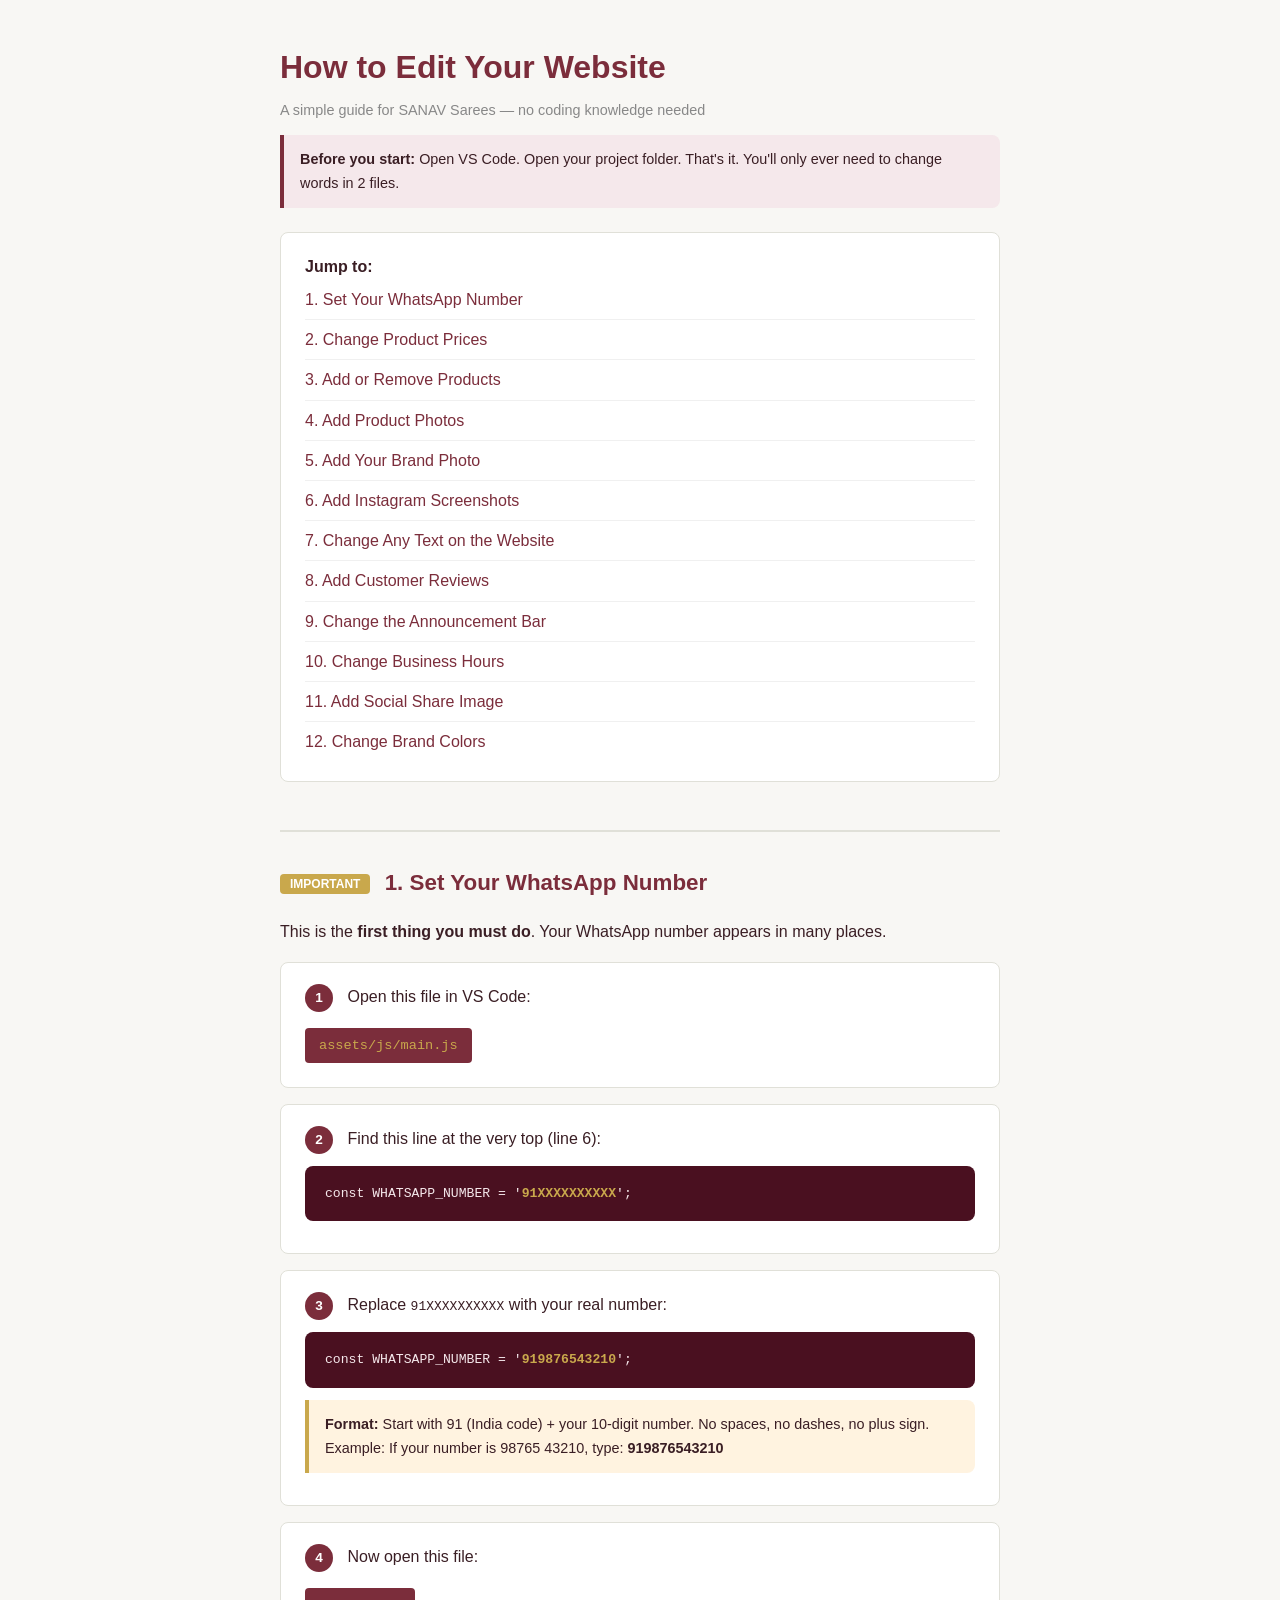
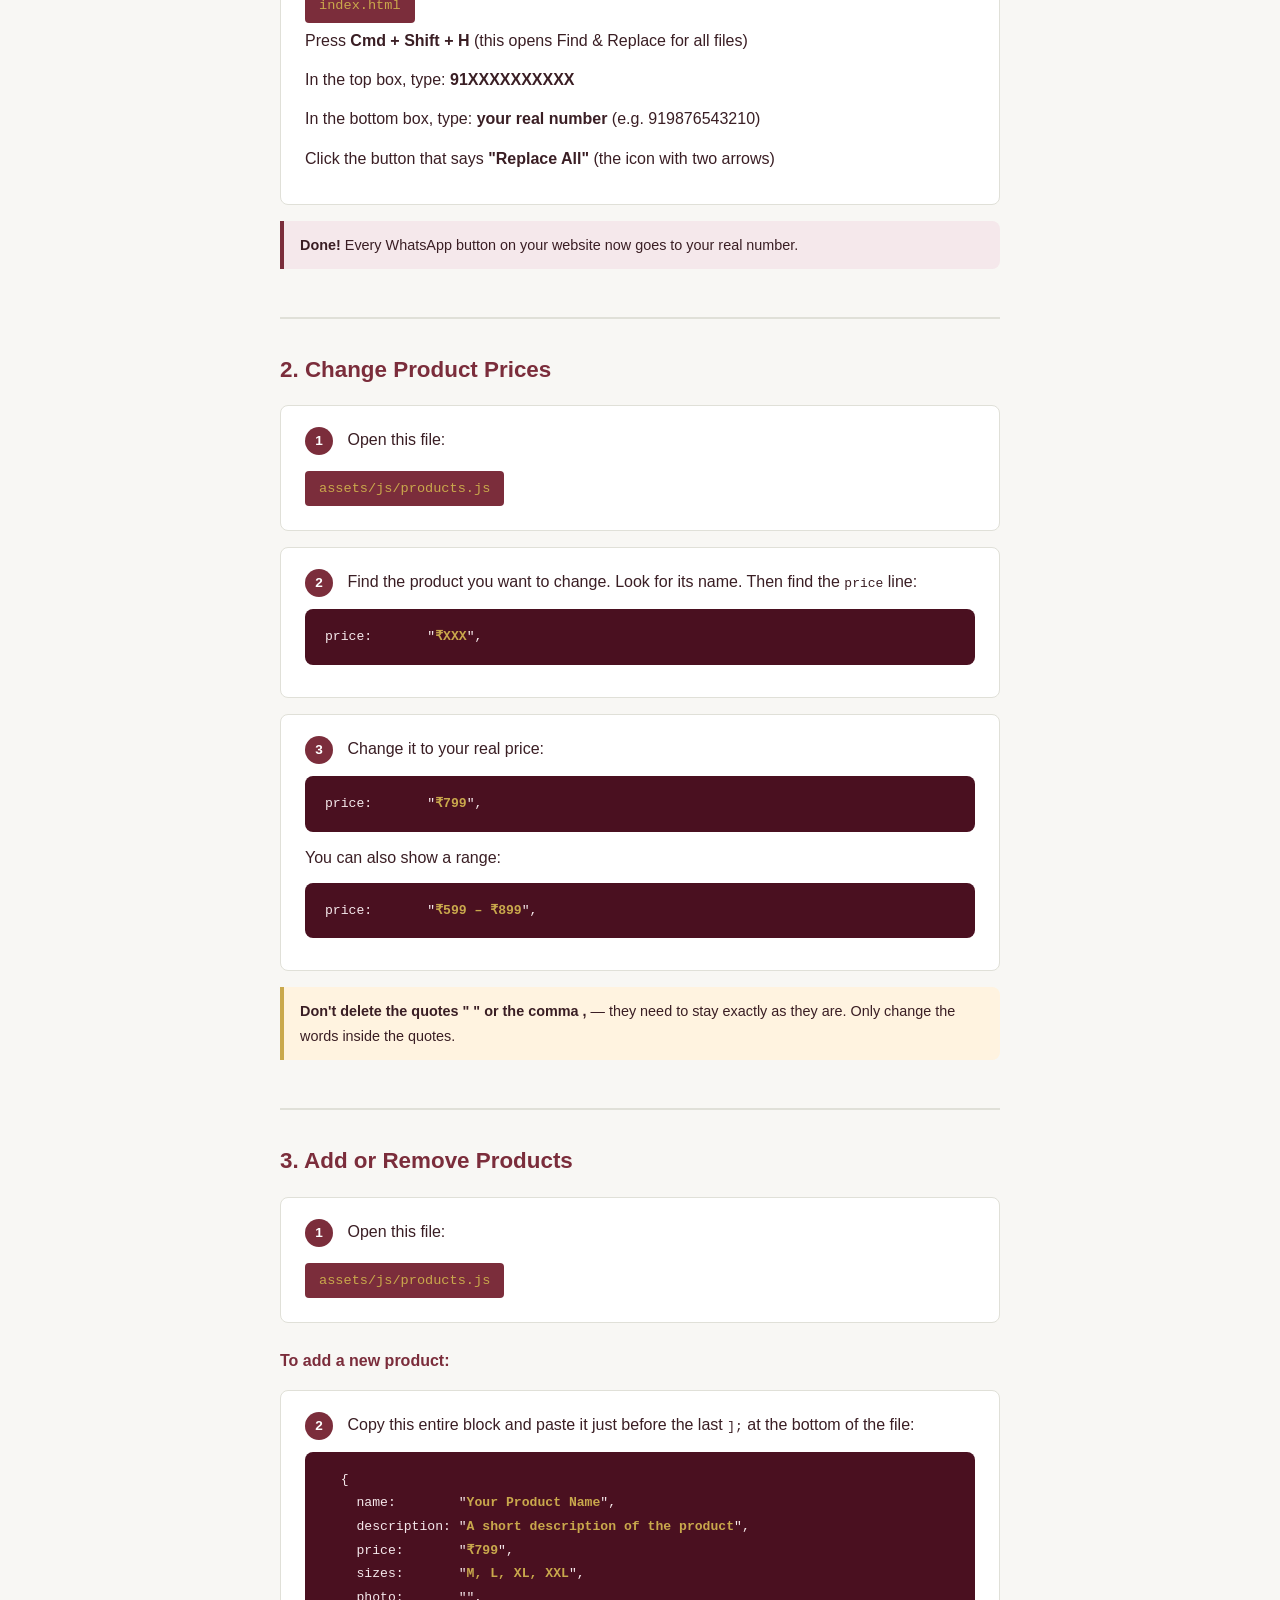
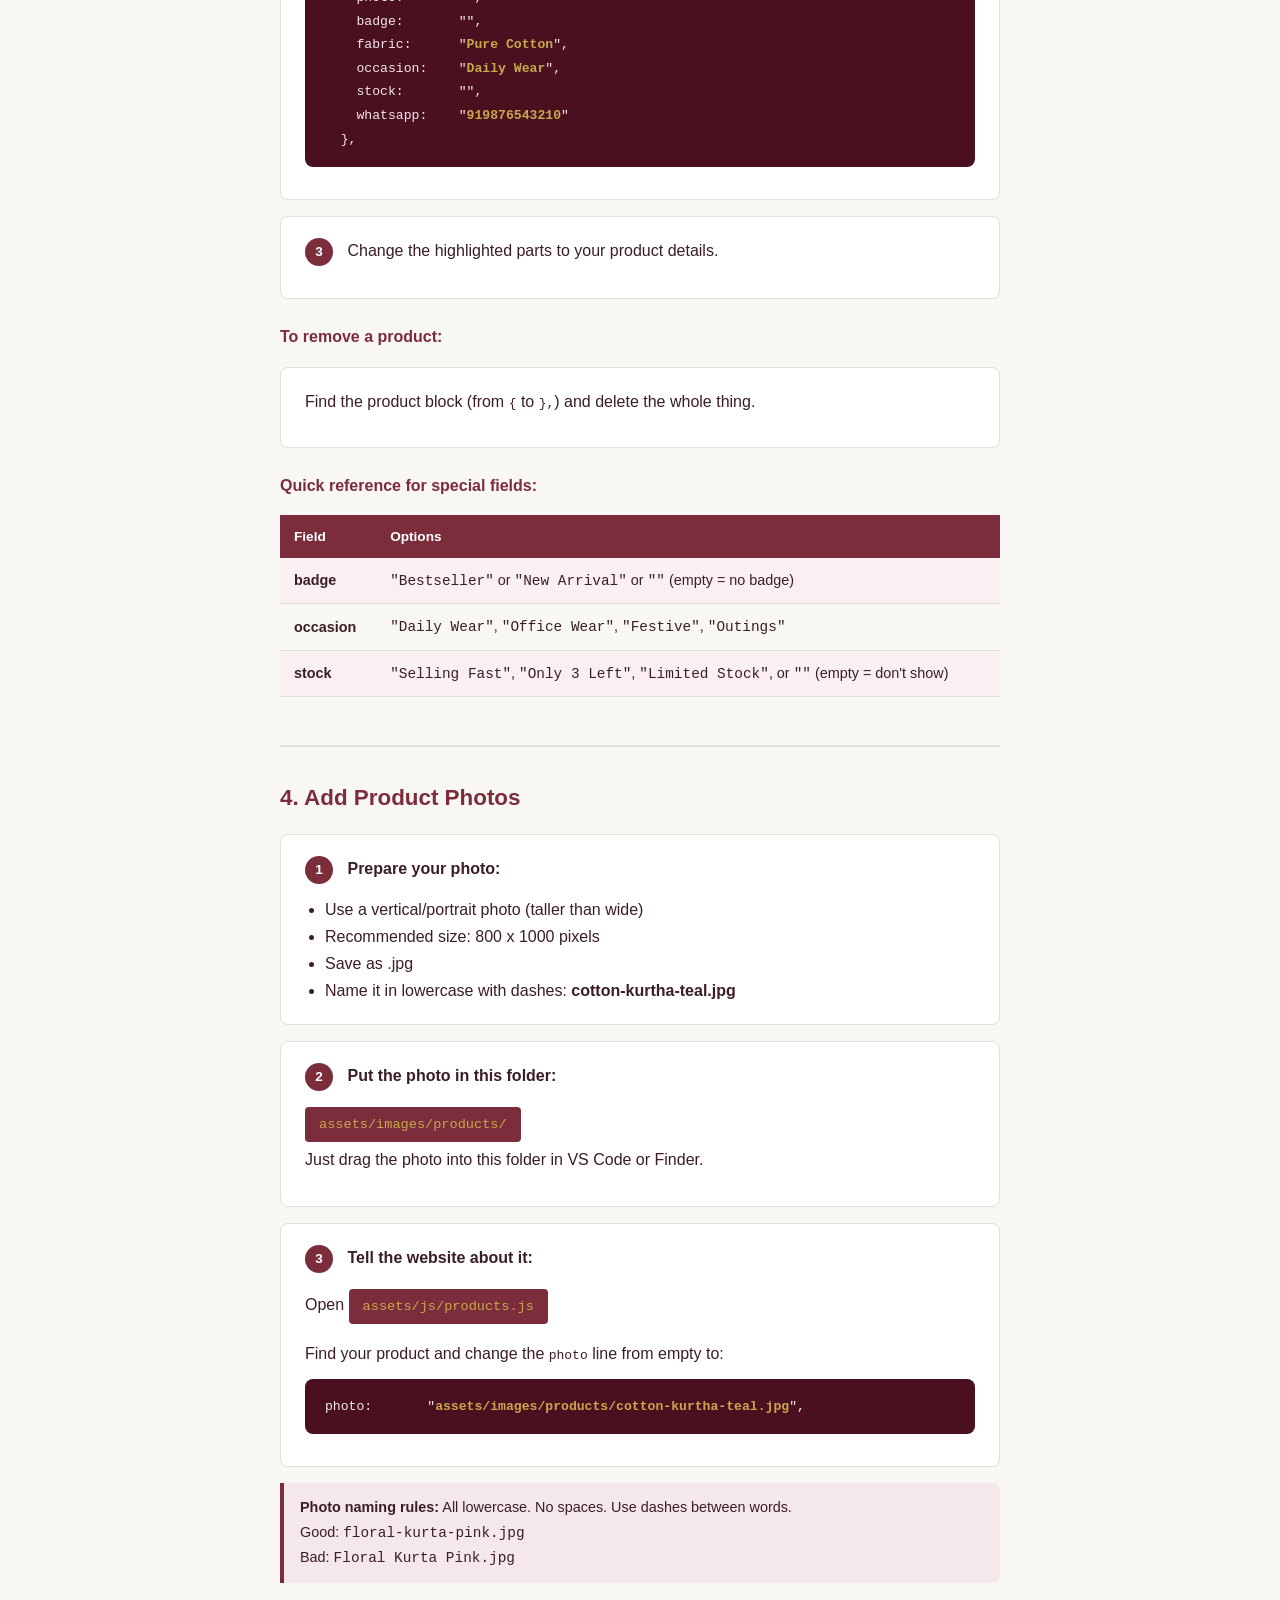
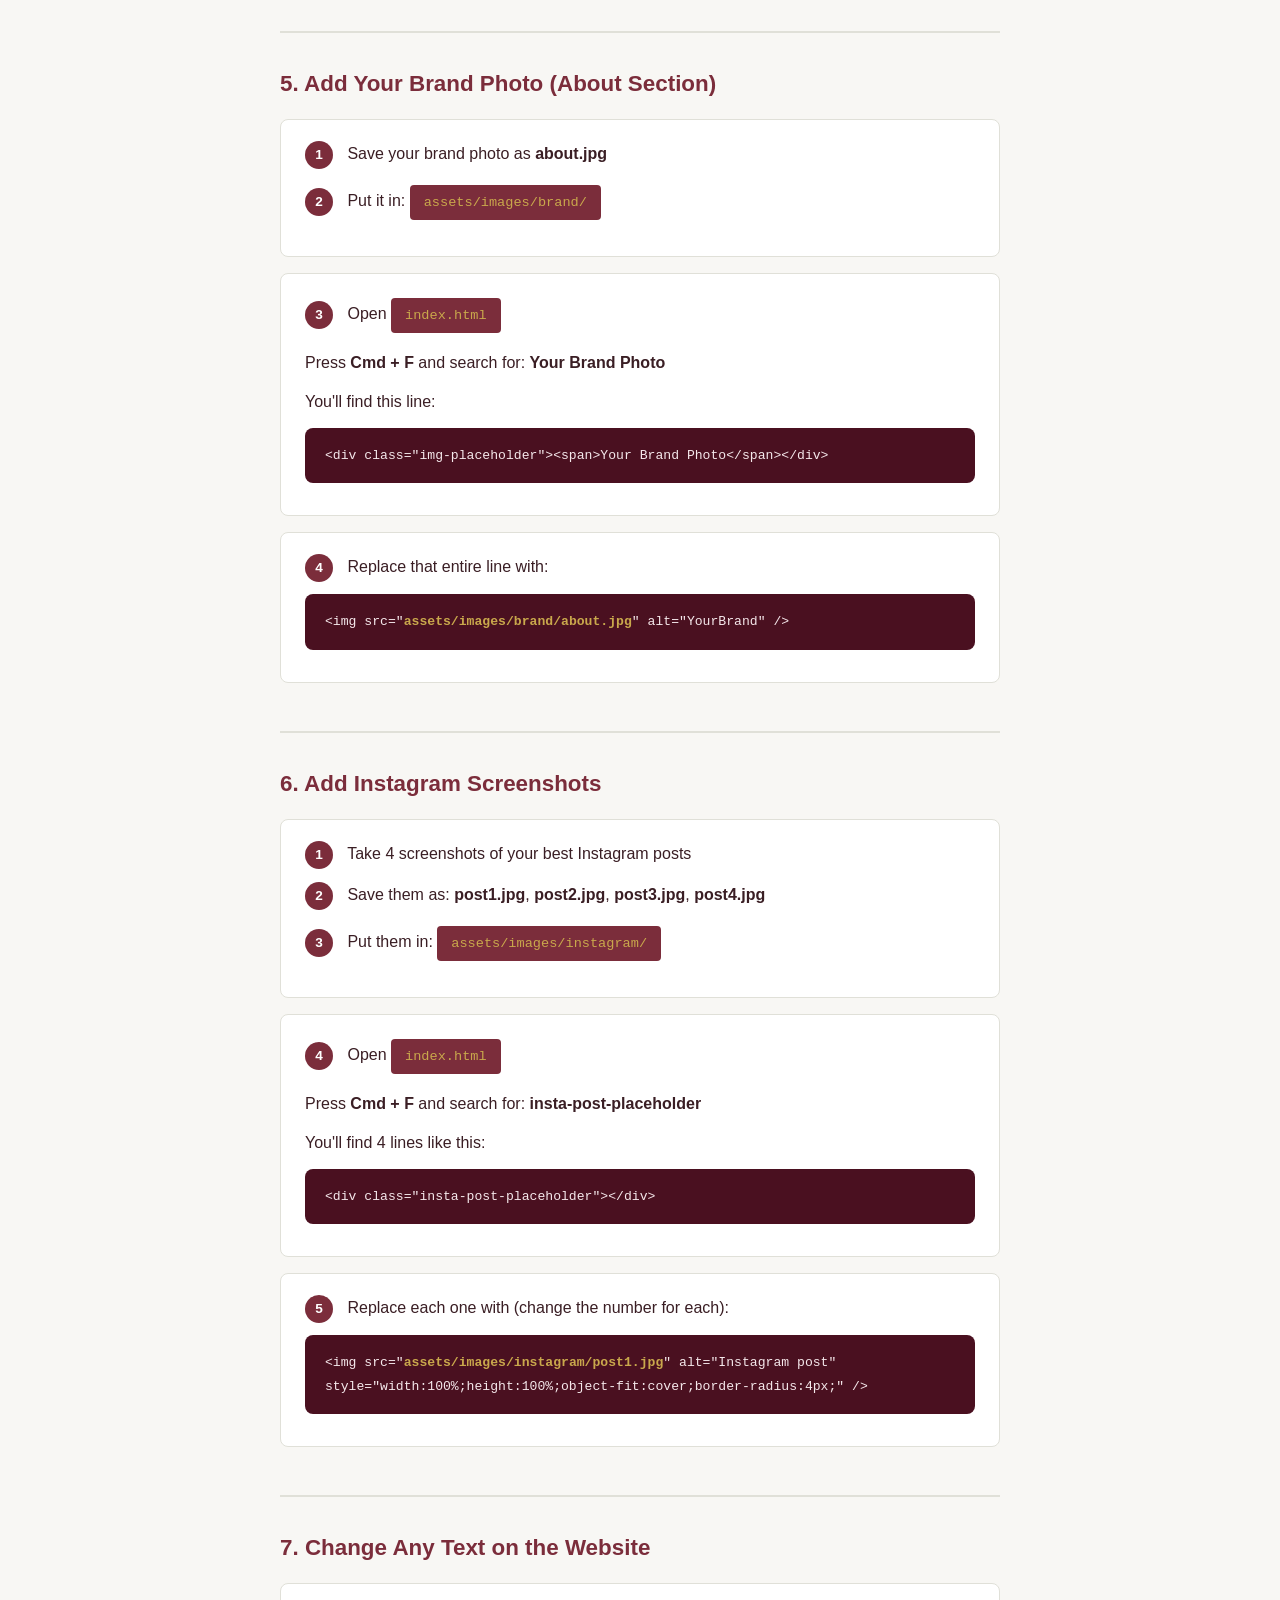
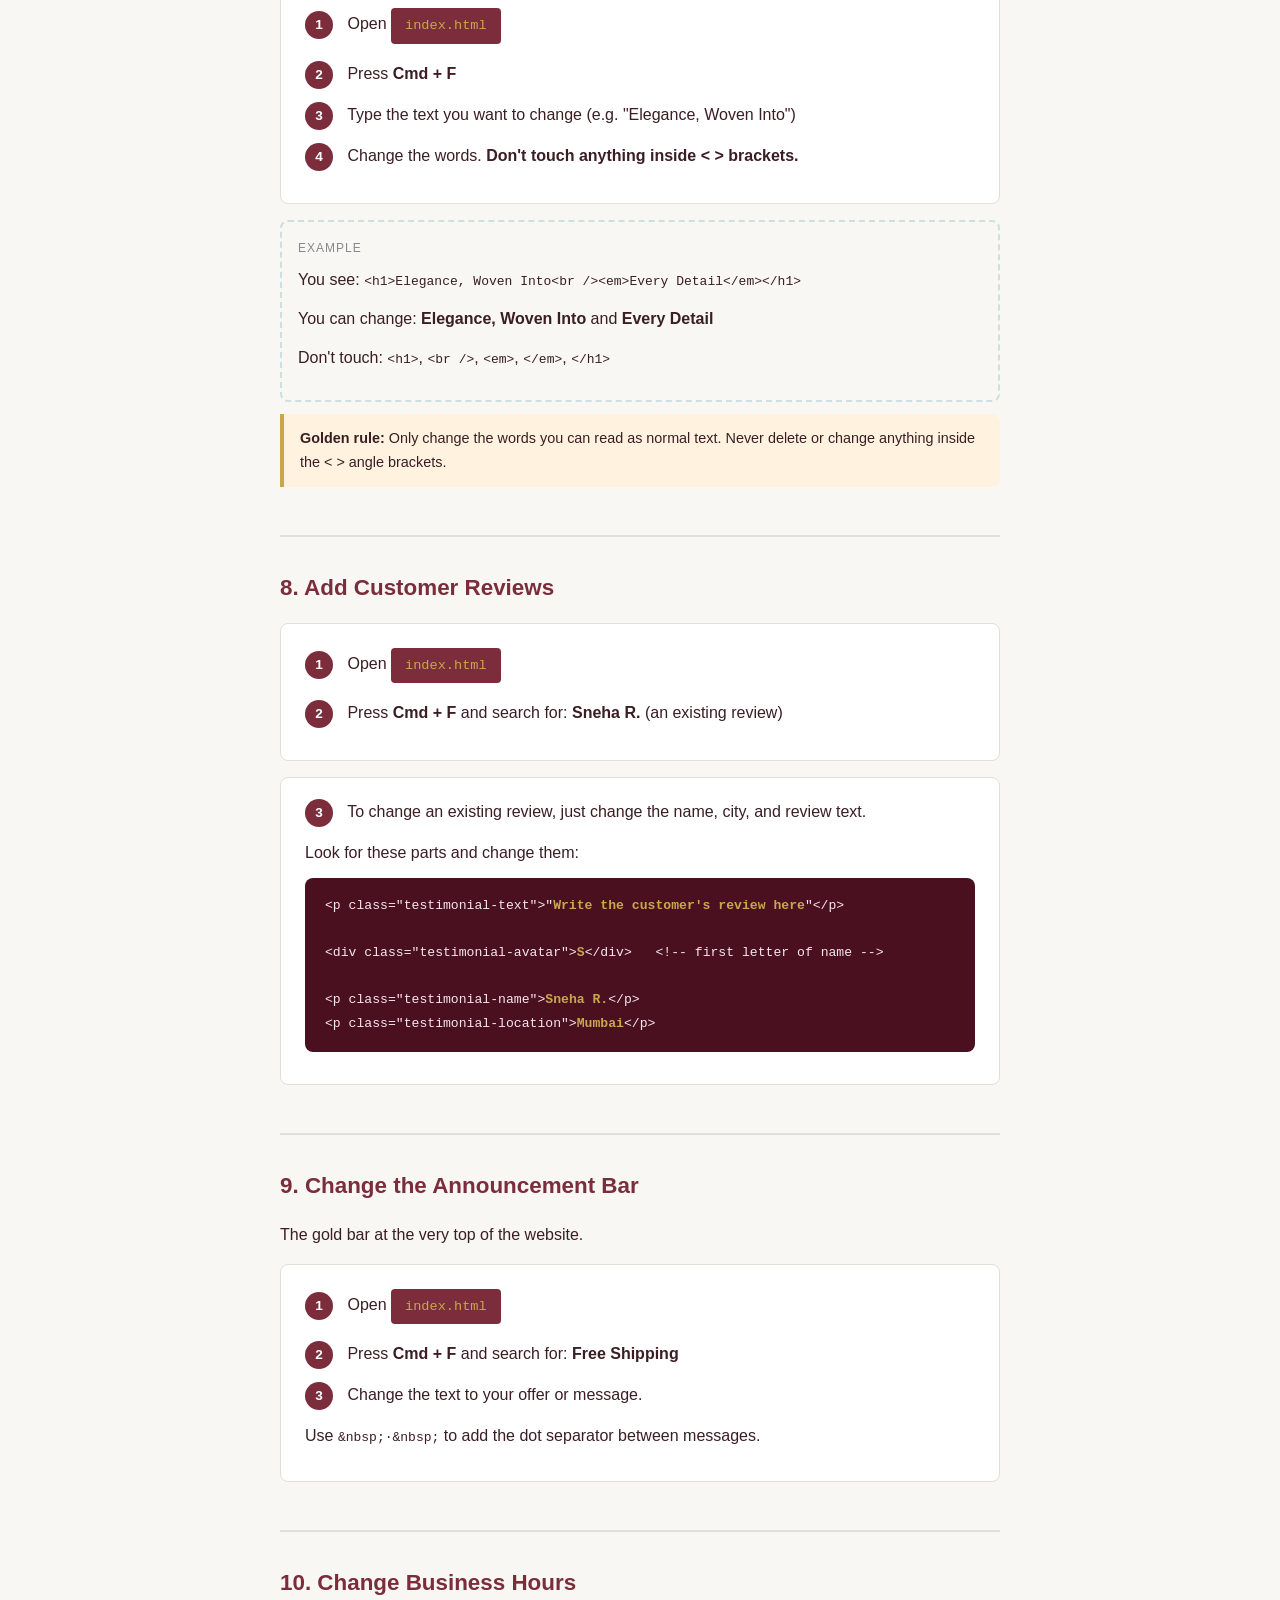
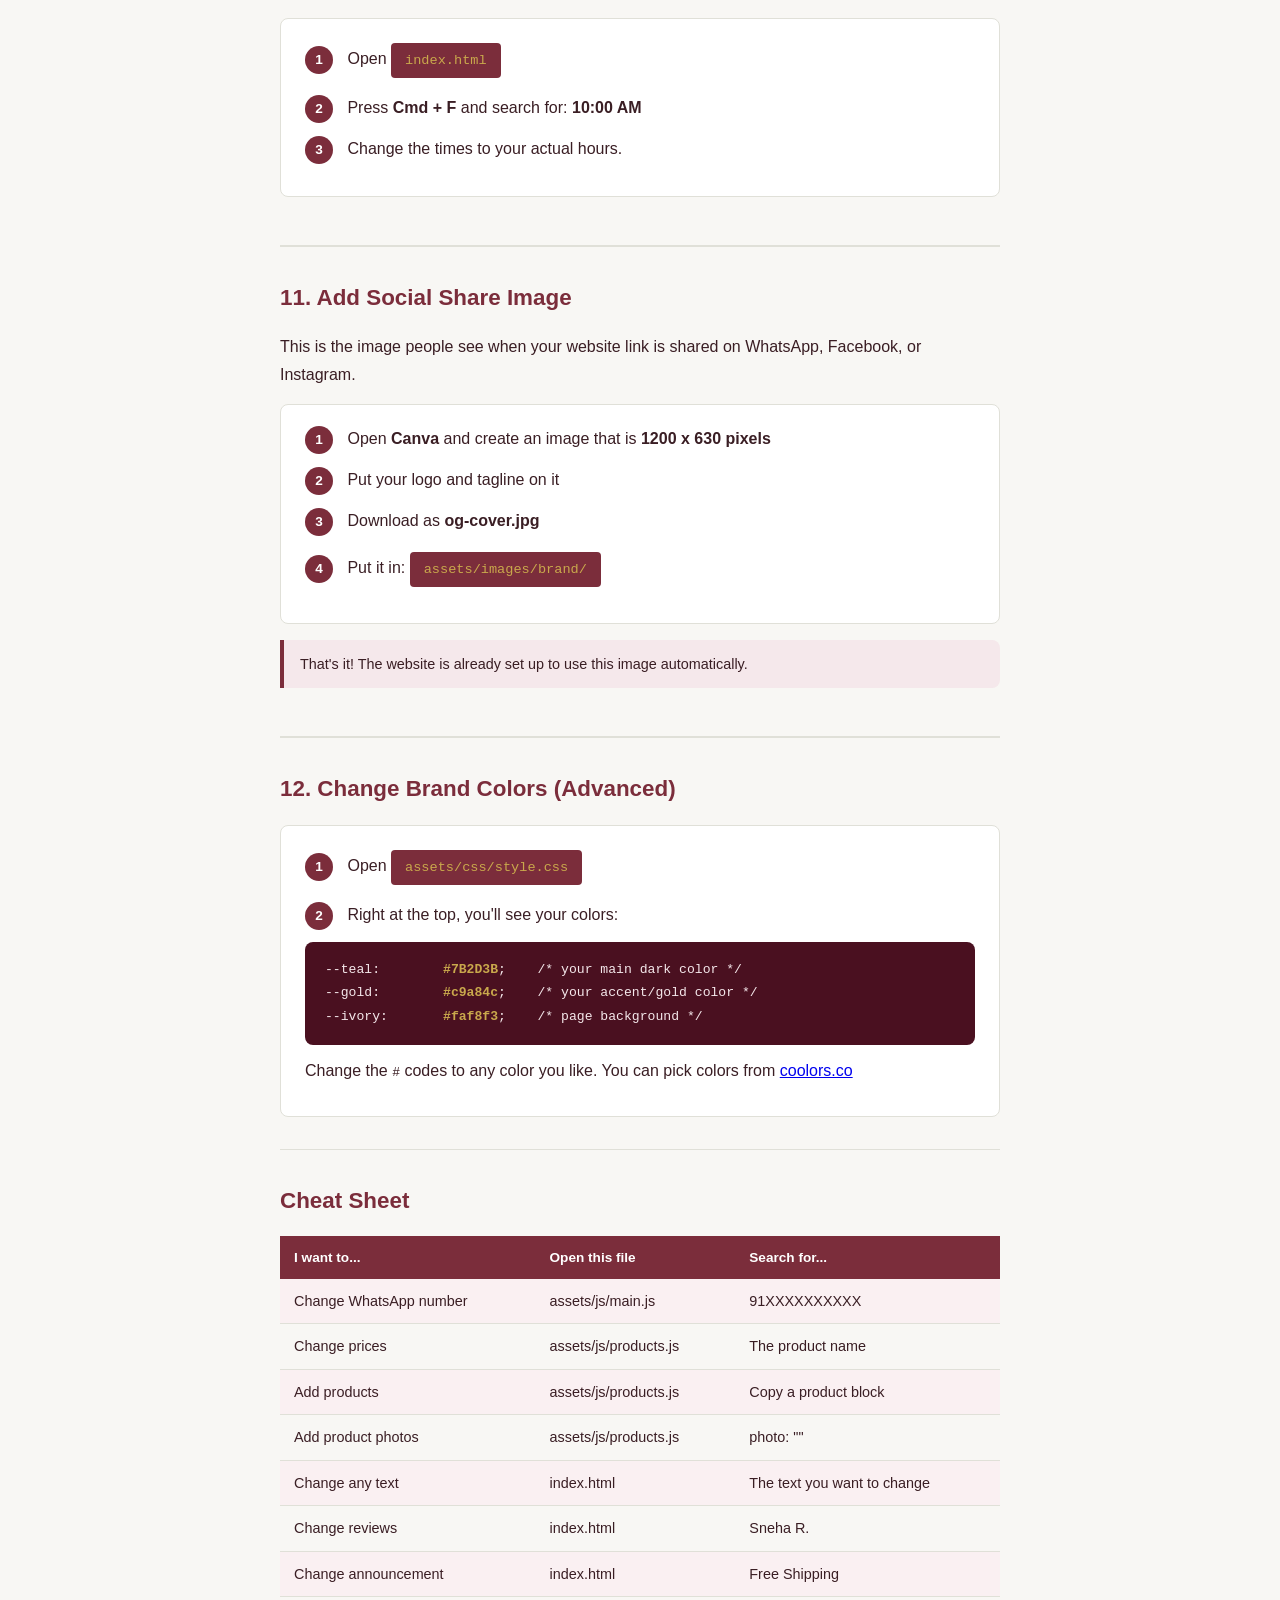
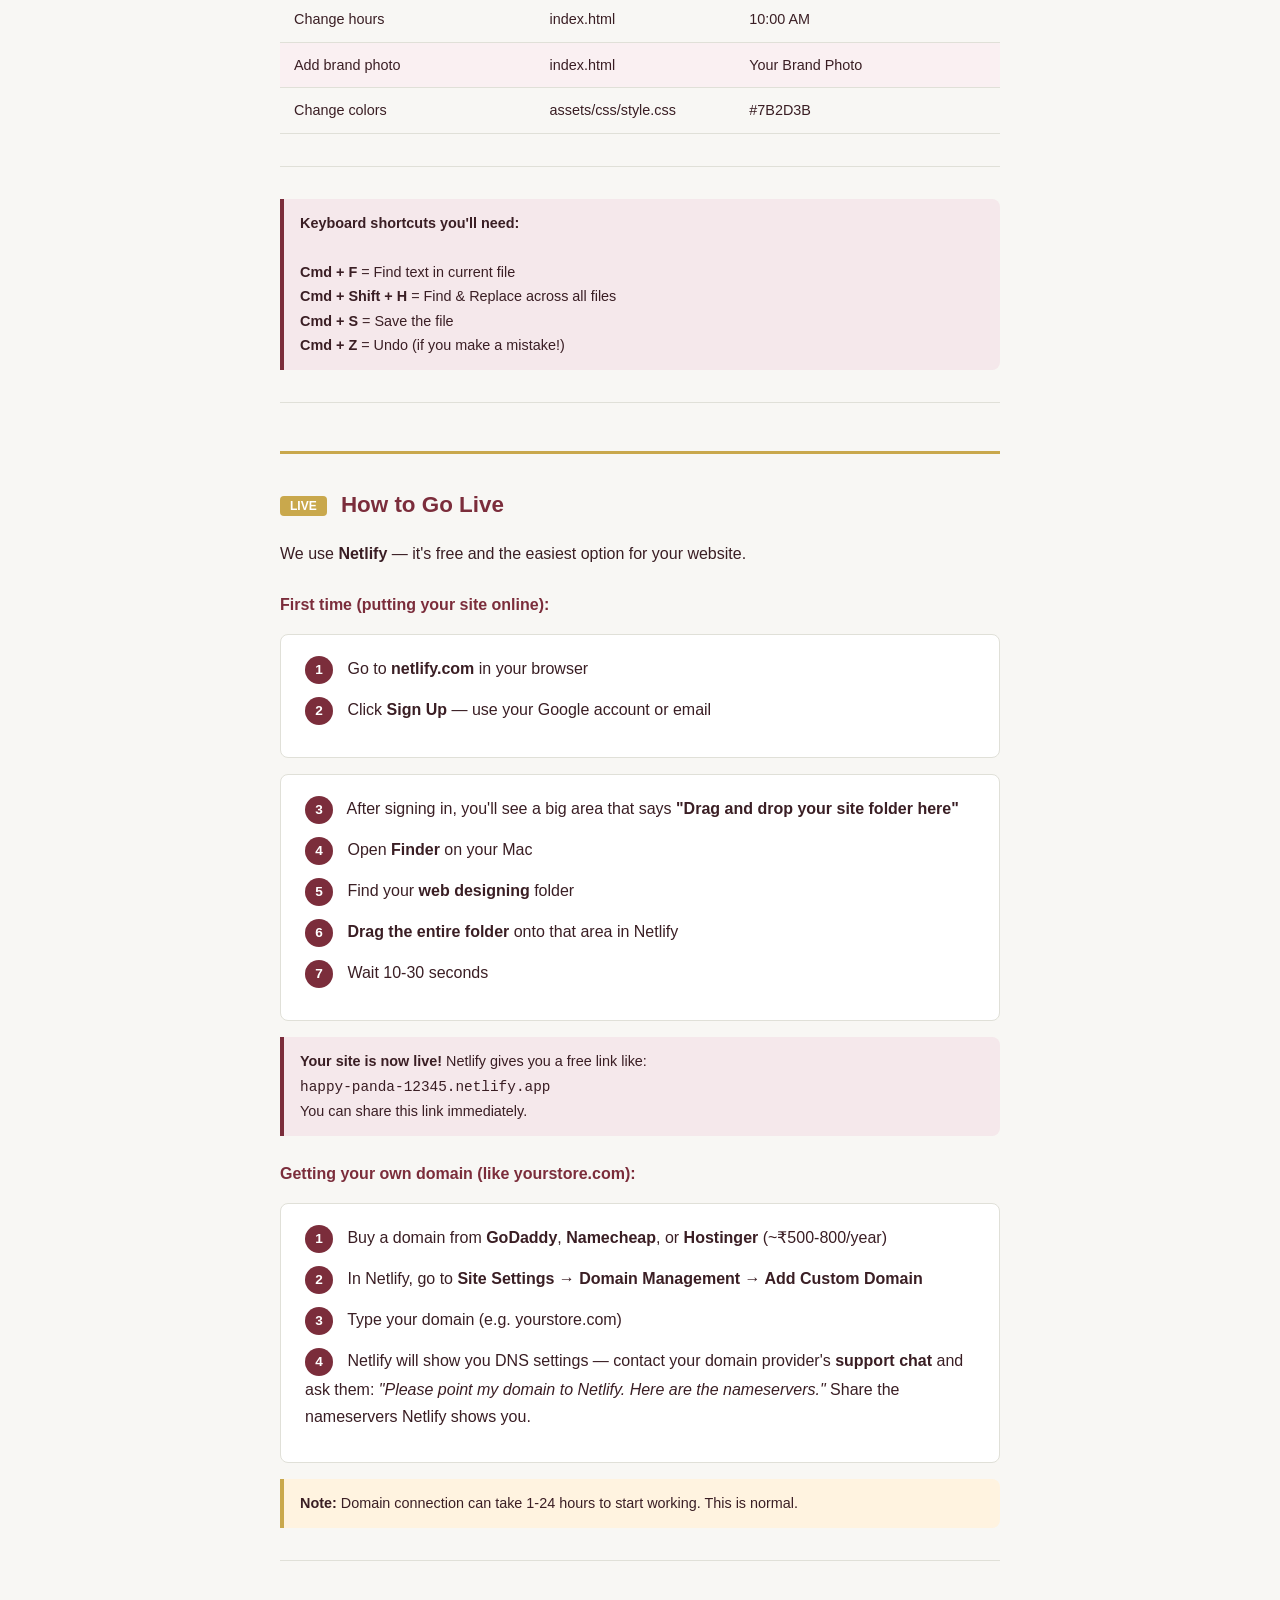
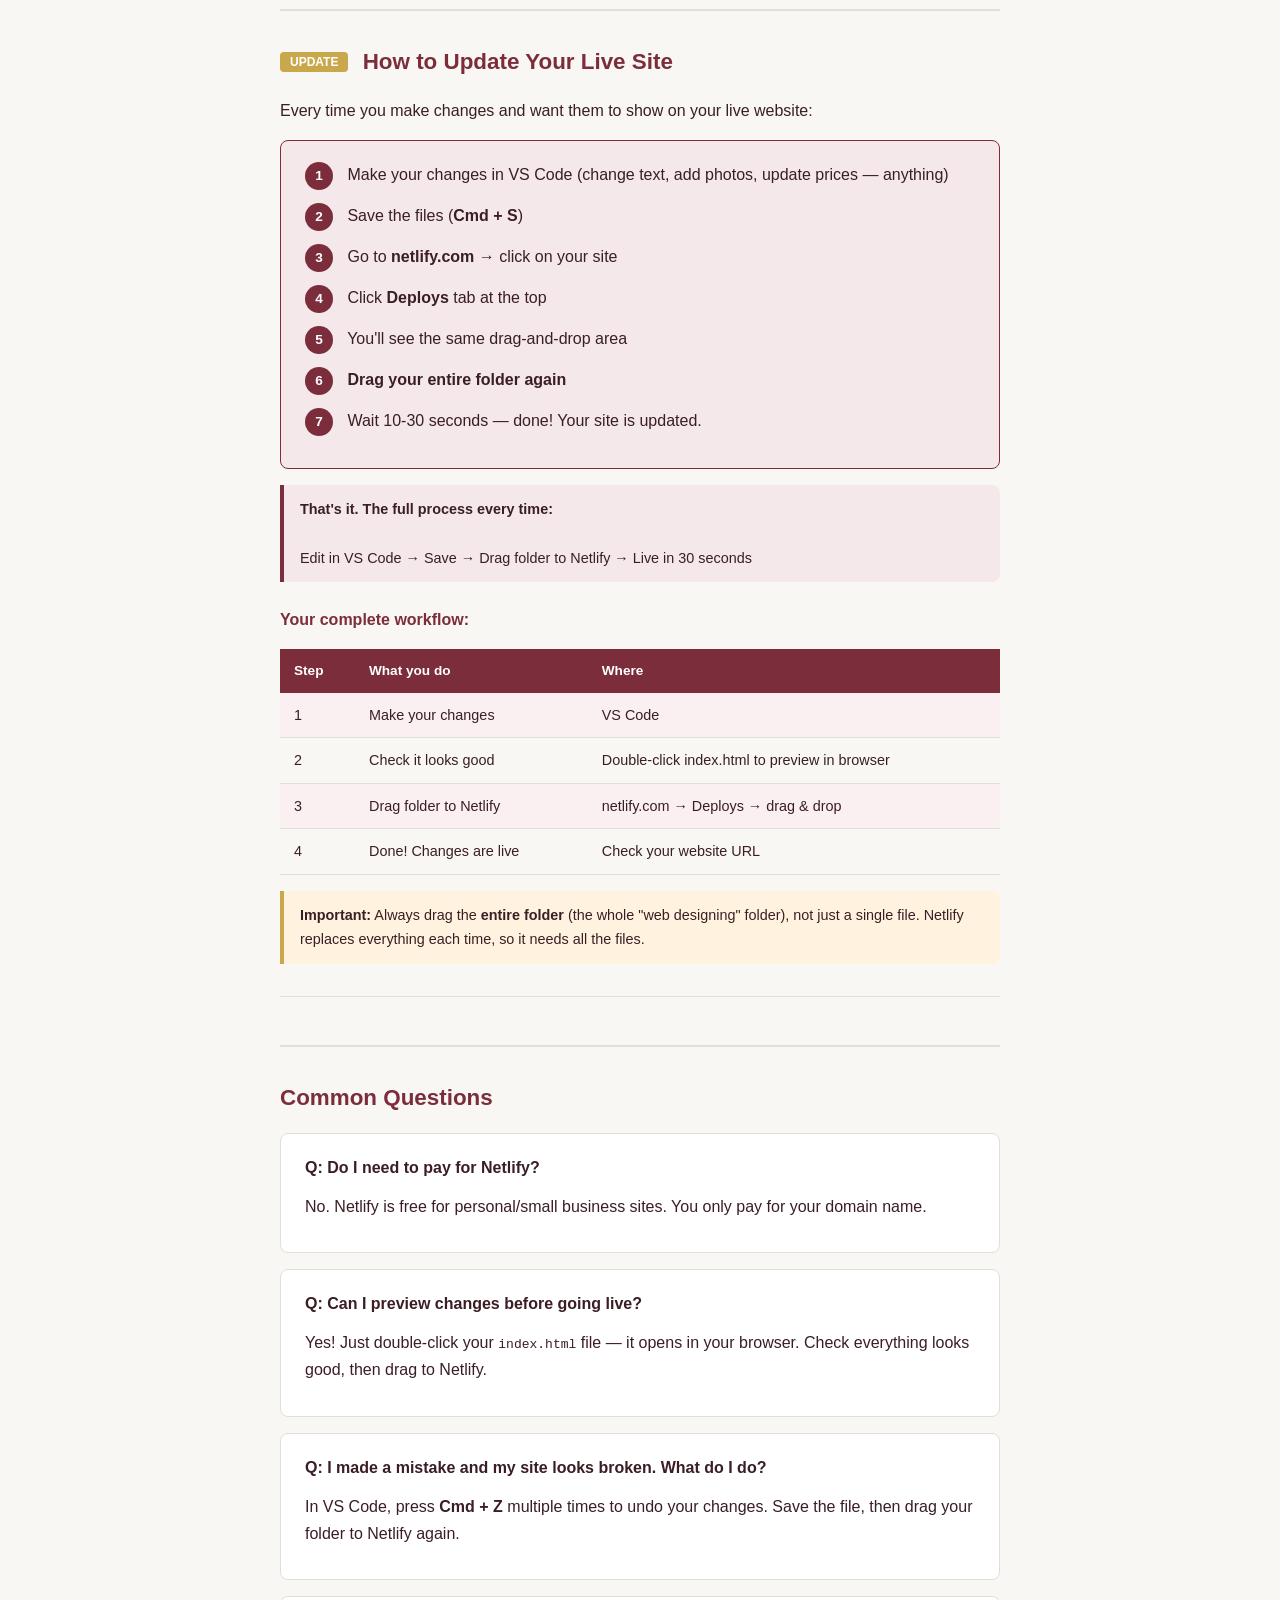
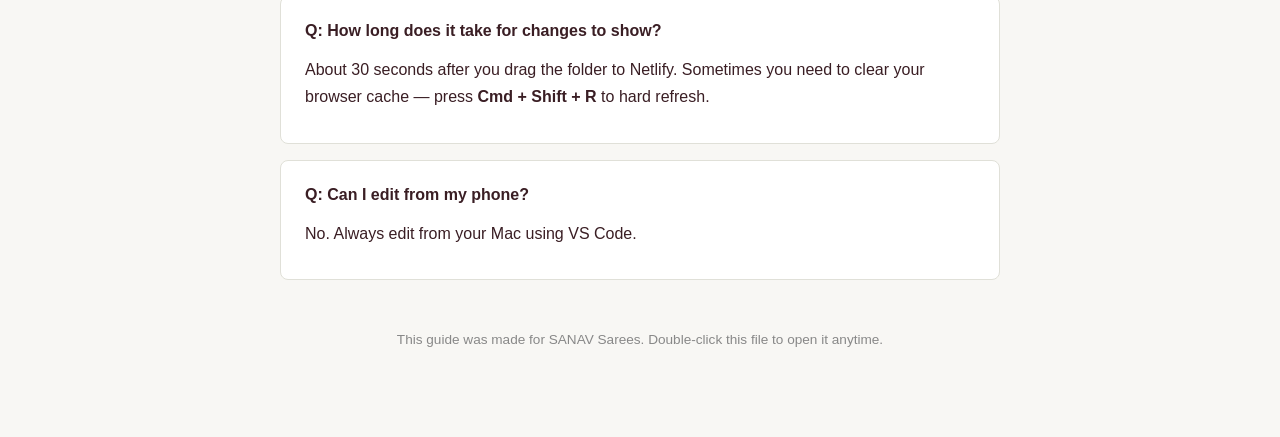
<file: HOW-TO-EDIT.html>
<!DOCTYPE html>
<html lang="en">
<head>
  <meta charset="UTF-8" />
  <meta name="viewport" content="width=device-width, initial-scale=1.0" />
  <title>How to Edit Your Website — SANAV Sarees</title>
  <style>
    * { box-sizing: border-box; margin: 0; padding: 0; }
    body { font-family: -apple-system, BlinkMacSystemFont, 'Segoe UI', sans-serif; background: #f8f7f4; color: #3A1E24; line-height: 1.7; padding: 40px 20px 80px; }
    .wrap { max-width: 720px; margin: 0 auto; }
    h1 { font-size: 2rem; margin-bottom: 8px; color: #7B2D3B; }
    h1 small { display: block; font-size: 0.9rem; color: #888; font-weight: 400; margin-top: 4px; }
    h2 { font-size: 1.4rem; color: #7B2D3B; margin: 48px 0 16px; padding-top: 32px; border-top: 2px solid #e0e0d8; }
    h2 span { background: #c9a84c; color: #fff; font-size: 0.75rem; padding: 3px 10px; border-radius: 4px; vertical-align: middle; margin-right: 8px; }
    h3 { font-size: 1rem; margin: 24px 0 8px; color: #7B2D3B; }
    p { margin-bottom: 12px; }
    .step { background: #fff; border: 1px solid #e0e0d8; border-radius: 8px; padding: 20px 24px; margin: 16px 0; }
    .step-num { display: inline-block; background: #7B2D3B; color: #fff; width: 28px; height: 28px; border-radius: 50%; text-align: center; line-height: 28px; font-size: 0.85rem; font-weight: 700; margin-right: 10px; }
    .file-path { background: #7B2D3B; color: #c9a84c; padding: 6px 14px; border-radius: 4px; font-family: monospace; font-size: 0.85rem; display: inline-block; margin: 4px 0; }
    .code-box { background: #4A1020; color: #F5E8EB; padding: 16px 20px; border-radius: 8px; font-family: monospace; font-size: 0.82rem; overflow-x: auto; margin: 12px 0; line-height: 1.8; white-space: pre-wrap; }
    .code-box .highlight { color: #c9a84c; font-weight: 700; }
    .warning { background: #fff3e0; border-left: 4px solid #c9a84c; padding: 12px 16px; border-radius: 0 8px 8px 0; margin: 12px 0; font-size: 0.9rem; }
    .tip { background: #F5E8EB; border-left: 4px solid #7B2D3B; padding: 12px 16px; border-radius: 0 8px 8px 0; margin: 12px 0; font-size: 0.9rem; }
    .example { border: 2px dashed #cde0e0; padding: 16px; border-radius: 8px; margin: 12px 0; }
    .example-label { font-size: 0.75rem; text-transform: uppercase; letter-spacing: 1px; color: #888; margin-bottom: 8px; }
    table { width: 100%; border-collapse: collapse; margin: 16px 0; }
    th { background: #7B2D3B; color: #fff; padding: 10px 14px; text-align: left; font-size: 0.85rem; }
    td { padding: 10px 14px; border-bottom: 1px solid #e0e0d8; font-size: 0.9rem; }
    tr:nth-child(even) { background: #FAF0F2; }
    .emoji { font-size: 1.2rem; }
    hr { border: none; border-top: 1px solid #e0e0d8; margin: 32px 0; }
    .toc { background: #fff; border: 1px solid #e0e0d8; border-radius: 8px; padding: 20px 24px; margin: 24px 0; }
    .toc a { display: block; color: #7B2D3B; padding: 6px 0; text-decoration: none; border-bottom: 1px solid #f0f0f0; }
    .toc a:hover { color: #c9a84c; }
    .toc a:last-child { border-bottom: none; }
  </style>
</head>
<body>
<div class="wrap">

<h1>How to Edit Your Website <small>A simple guide for SANAV Sarees — no coding knowledge needed</small></h1>

<div class="tip">
  <strong>Before you start:</strong> Open VS Code. Open your project folder. That's it. You'll only ever need to change words in 2 files.
</div>

<div class="toc">
  <strong>Jump to:</strong>
  <a href="#whatsapp">1. Set Your WhatsApp Number</a>
  <a href="#prices">2. Change Product Prices</a>
  <a href="#products">3. Add or Remove Products</a>
  <a href="#photos">4. Add Product Photos</a>
  <a href="#brand-photo">5. Add Your Brand Photo</a>
  <a href="#instagram">6. Add Instagram Screenshots</a>
  <a href="#text">7. Change Any Text on the Website</a>
  <a href="#reviews">8. Add Customer Reviews</a>
  <a href="#announcement">9. Change the Announcement Bar</a>
  <a href="#hours">10. Change Business Hours</a>
  <a href="#social-share">11. Add Social Share Image</a>
  <a href="#colors">12. Change Brand Colors</a>
</div>

<!-- ============================================ -->
<h2 id="whatsapp"><span>IMPORTANT</span> 1. Set Your WhatsApp Number</h2>

<p>This is the <strong>first thing you must do</strong>. Your WhatsApp number appears in many places.</p>

<div class="step">
  <p><span class="step-num">1</span> Open this file in VS Code:</p>
  <p class="file-path">assets/js/main.js</p>
</div>

<div class="step">
  <p><span class="step-num">2</span> Find this line at the very top (line 6):</p>
  <div class="code-box">const WHATSAPP_NUMBER = '<span class="highlight">91XXXXXXXXXX</span>';</div>
</div>

<div class="step">
  <p><span class="step-num">3</span> Replace <code>91XXXXXXXXXX</code> with your real number:</p>
  <div class="code-box">const WHATSAPP_NUMBER = '<span class="highlight">919876543210</span>';</div>
  <div class="warning">
    <strong>Format:</strong> Start with 91 (India code) + your 10-digit number. No spaces, no dashes, no plus sign.<br>
    Example: If your number is 98765 43210, type: <strong>919876543210</strong>
  </div>
</div>

<div class="step">
  <p><span class="step-num">4</span> Now open this file:</p>
  <p class="file-path">index.html</p>
  <p>Press <strong>Cmd + Shift + H</strong> (this opens Find & Replace for all files)</p>
  <p>In the top box, type: <strong>91XXXXXXXXXX</strong></p>
  <p>In the bottom box, type: <strong>your real number</strong> (e.g. 919876543210)</p>
  <p>Click the button that says <strong>"Replace All"</strong> (the icon with two arrows)</p>
</div>

<div class="tip">
  <strong>Done!</strong> Every WhatsApp button on your website now goes to your real number.
</div>

<!-- ============================================ -->
<h2 id="prices">2. Change Product Prices</h2>

<div class="step">
  <p><span class="step-num">1</span> Open this file:</p>
  <p class="file-path">assets/js/products.js</p>
</div>

<div class="step">
  <p><span class="step-num">2</span> Find the product you want to change. Look for its name. Then find the <code>price</code> line:</p>
  <div class="code-box">price:       "<span class="highlight">&#8377;XXX</span>",</div>
</div>

<div class="step">
  <p><span class="step-num">3</span> Change it to your real price:</p>
  <div class="code-box">price:       "<span class="highlight">&#8377;799</span>",</div>
  <p>You can also show a range:</p>
  <div class="code-box">price:       "<span class="highlight">&#8377;599 – &#8377;899</span>",</div>
</div>

<div class="warning">
  <strong>Don't delete the quotes " " or the comma ,</strong> — they need to stay exactly as they are. Only change the words inside the quotes.
</div>

<!-- ============================================ -->
<h2 id="products">3. Add or Remove Products</h2>

<div class="step">
  <p><span class="step-num">1</span> Open this file:</p>
  <p class="file-path">assets/js/products.js</p>
</div>

<h3>To add a new product:</h3>

<div class="step">
  <p><span class="step-num">2</span> Copy this entire block and paste it just before the last <code>];</code> at the bottom of the file:</p>
  <div class="code-box">  {
    name:        "<span class="highlight">Your Product Name</span>",
    description: "<span class="highlight">A short description of the product</span>",
    price:       "<span class="highlight">&#8377;799</span>",
    sizes:       "<span class="highlight">M, L, XL, XXL</span>",
    photo:       "",
    badge:       "",
    fabric:      "<span class="highlight">Pure Cotton</span>",
    occasion:    "<span class="highlight">Daily Wear</span>",
    stock:       "",
    whatsapp:    "<span class="highlight">919876543210</span>"
  },</div>
</div>

<div class="step">
  <p><span class="step-num">3</span> Change the highlighted parts to your product details.</p>
</div>

<h3>To remove a product:</h3>
<div class="step">
  <p>Find the product block (from <code>{</code> to <code>},</code>) and delete the whole thing.</p>
</div>

<h3>Quick reference for special fields:</h3>
<table>
  <tr><th>Field</th><th>Options</th></tr>
  <tr><td><strong>badge</strong></td><td><code>"Bestseller"</code> or <code>"New Arrival"</code> or <code>""</code> (empty = no badge)</td></tr>
  <tr><td><strong>occasion</strong></td><td><code>"Daily Wear"</code>, <code>"Office Wear"</code>, <code>"Festive"</code>, <code>"Outings"</code></td></tr>
  <tr><td><strong>stock</strong></td><td><code>"Selling Fast"</code>, <code>"Only 3 Left"</code>, <code>"Limited Stock"</code>, or <code>""</code> (empty = don't show)</td></tr>
</table>

<!-- ============================================ -->
<h2 id="photos">4. Add Product Photos</h2>

<div class="step">
  <p><span class="step-num">1</span> <strong>Prepare your photo:</strong></p>
  <ul style="margin-left: 20px; margin-top: 8px;">
    <li>Use a vertical/portrait photo (taller than wide)</li>
    <li>Recommended size: 800 x 1000 pixels</li>
    <li>Save as .jpg</li>
    <li>Name it in lowercase with dashes: <strong>cotton-kurtha-teal.jpg</strong></li>
  </ul>
</div>

<div class="step">
  <p><span class="step-num">2</span> <strong>Put the photo in this folder:</strong></p>
  <p class="file-path">assets/images/products/</p>
  <p>Just drag the photo into this folder in VS Code or Finder.</p>
</div>

<div class="step">
  <p><span class="step-num">3</span> <strong>Tell the website about it:</strong></p>
  <p>Open <span class="file-path">assets/js/products.js</span></p>
  <p>Find your product and change the <code>photo</code> line from empty to:</p>
  <div class="code-box">photo:       "<span class="highlight">assets/images/products/cotton-kurtha-teal.jpg</span>",</div>
</div>

<div class="tip">
  <strong>Photo naming rules:</strong> All lowercase. No spaces. Use dashes between words.<br>
  Good: <code>floral-kurta-pink.jpg</code><br>
  Bad: <code>Floral Kurta Pink.jpg</code>
</div>

<!-- ============================================ -->
<h2 id="brand-photo">5. Add Your Brand Photo (About Section)</h2>

<div class="step">
  <p><span class="step-num">1</span> Save your brand photo as <strong>about.jpg</strong></p>
  <p><span class="step-num">2</span> Put it in: <span class="file-path">assets/images/brand/</span></p>
</div>

<div class="step">
  <p><span class="step-num">3</span> Open <span class="file-path">index.html</span></p>
  <p>Press <strong>Cmd + F</strong> and search for: <strong>Your Brand Photo</strong></p>
  <p>You'll find this line:</p>
  <div class="code-box">&lt;div class="img-placeholder"&gt;&lt;span&gt;Your Brand Photo&lt;/span&gt;&lt;/div&gt;</div>
</div>

<div class="step">
  <p><span class="step-num">4</span> Replace that entire line with:</p>
  <div class="code-box">&lt;img src="<span class="highlight">assets/images/brand/about.jpg</span>" alt="YourBrand" /&gt;</div>
</div>

<!-- ============================================ -->
<h2 id="instagram">6. Add Instagram Screenshots</h2>

<div class="step">
  <p><span class="step-num">1</span> Take 4 screenshots of your best Instagram posts</p>
  <p><span class="step-num">2</span> Save them as: <strong>post1.jpg</strong>, <strong>post2.jpg</strong>, <strong>post3.jpg</strong>, <strong>post4.jpg</strong></p>
  <p><span class="step-num">3</span> Put them in: <span class="file-path">assets/images/instagram/</span></p>
</div>

<div class="step">
  <p><span class="step-num">4</span> Open <span class="file-path">index.html</span></p>
  <p>Press <strong>Cmd + F</strong> and search for: <strong>insta-post-placeholder</strong></p>
  <p>You'll find 4 lines like this:</p>
  <div class="code-box">&lt;div class="insta-post-placeholder"&gt;&lt;/div&gt;</div>
</div>

<div class="step">
  <p><span class="step-num">5</span> Replace each one with (change the number for each):</p>
  <div class="code-box">&lt;img src="<span class="highlight">assets/images/instagram/post1.jpg</span>" alt="Instagram post" style="width:100%;height:100%;object-fit:cover;border-radius:4px;" /&gt;</div>
</div>

<!-- ============================================ -->
<h2 id="text">7. Change Any Text on the Website</h2>

<div class="step">
  <p><span class="step-num">1</span> Open <span class="file-path">index.html</span></p>
  <p><span class="step-num">2</span> Press <strong>Cmd + F</strong></p>
  <p><span class="step-num">3</span> Type the text you want to change (e.g. "Elegance, Woven Into")</p>
  <p><span class="step-num">4</span> Change the words. <strong>Don't touch anything inside &lt; &gt; brackets.</strong></p>
</div>

<div class="example">
  <p class="example-label">Example</p>
  <p>You see: <code>&lt;h1&gt;Elegance, Woven Into&lt;br /&gt;&lt;em&gt;Every Detail&lt;/em&gt;&lt;/h1&gt;</code></p>
  <p>You can change: <strong>Elegance, Woven Into</strong> and <strong>Every Detail</strong></p>
  <p>Don't touch: <code>&lt;h1&gt;</code>, <code>&lt;br /&gt;</code>, <code>&lt;em&gt;</code>, <code>&lt;/em&gt;</code>, <code>&lt;/h1&gt;</code></p>
</div>

<div class="warning">
  <strong>Golden rule:</strong> Only change the words you can read as normal text. Never delete or change anything inside the &lt; &gt; angle brackets.
</div>

<!-- ============================================ -->
<h2 id="reviews">8. Add Customer Reviews</h2>

<div class="step">
  <p><span class="step-num">1</span> Open <span class="file-path">index.html</span></p>
  <p><span class="step-num">2</span> Press <strong>Cmd + F</strong> and search for: <strong>Sneha R.</strong> (an existing review)</p>
</div>

<div class="step">
  <p><span class="step-num">3</span> To change an existing review, just change the name, city, and review text.</p>
  <p>Look for these parts and change them:</p>
  <div class="code-box">&lt;p class="testimonial-text"&gt;"<span class="highlight">Write the customer's review here</span>"&lt;/p&gt;

&lt;div class="testimonial-avatar"&gt;<span class="highlight">S</span>&lt;/div&gt;   &lt;!-- first letter of name --&gt;

&lt;p class="testimonial-name"&gt;<span class="highlight">Sneha R.</span>&lt;/p&gt;
&lt;p class="testimonial-location"&gt;<span class="highlight">Mumbai</span>&lt;/p&gt;</div>
</div>

<!-- ============================================ -->
<h2 id="announcement">9. Change the Announcement Bar</h2>

<p>The gold bar at the very top of the website.</p>

<div class="step">
  <p><span class="step-num">1</span> Open <span class="file-path">index.html</span></p>
  <p><span class="step-num">2</span> Press <strong>Cmd + F</strong> and search for: <strong>Free Shipping</strong></p>
  <p><span class="step-num">3</span> Change the text to your offer or message.</p>
  <p>Use <code>&amp;nbsp;&middot;&amp;nbsp;</code> to add the dot separator between messages.</p>
</div>

<!-- ============================================ -->
<h2 id="hours">10. Change Business Hours</h2>

<div class="step">
  <p><span class="step-num">1</span> Open <span class="file-path">index.html</span></p>
  <p><span class="step-num">2</span> Press <strong>Cmd + F</strong> and search for: <strong>10:00 AM</strong></p>
  <p><span class="step-num">3</span> Change the times to your actual hours.</p>
</div>

<!-- ============================================ -->
<h2 id="social-share">11. Add Social Share Image</h2>

<p>This is the image people see when your website link is shared on WhatsApp, Facebook, or Instagram.</p>

<div class="step">
  <p><span class="step-num">1</span> Open <strong>Canva</strong> and create an image that is <strong>1200 x 630 pixels</strong></p>
  <p><span class="step-num">2</span> Put your logo and tagline on it</p>
  <p><span class="step-num">3</span> Download as <strong>og-cover.jpg</strong></p>
  <p><span class="step-num">4</span> Put it in: <span class="file-path">assets/images/brand/</span></p>
</div>

<div class="tip">That's it! The website is already set up to use this image automatically.</div>

<!-- ============================================ -->
<h2 id="colors">12. Change Brand Colors (Advanced)</h2>

<div class="step">
  <p><span class="step-num">1</span> Open <span class="file-path">assets/css/style.css</span></p>
  <p><span class="step-num">2</span> Right at the top, you'll see your colors:</p>
  <div class="code-box">--teal:        <span class="highlight">#7B2D3B</span>;    /* your main dark color */
--gold:        <span class="highlight">#c9a84c</span>;    /* your accent/gold color */
--ivory:       <span class="highlight">#faf8f3</span>;    /* page background */</div>
  <p>Change the <code>#</code> codes to any color you like. You can pick colors from <a href="https://coolors.co" target="_blank">coolors.co</a></p>
</div>

<hr>

<h2 style="border: none; padding: 0; margin-top: 32px;">Cheat Sheet</h2>

<table>
  <tr><th>I want to...</th><th>Open this file</th><th>Search for...</th></tr>
  <tr><td>Change WhatsApp number</td><td>assets/js/main.js</td><td>91XXXXXXXXXX</td></tr>
  <tr><td>Change prices</td><td>assets/js/products.js</td><td>The product name</td></tr>
  <tr><td>Add products</td><td>assets/js/products.js</td><td>Copy a product block</td></tr>
  <tr><td>Add product photos</td><td>assets/js/products.js</td><td>photo: ""</td></tr>
  <tr><td>Change any text</td><td>index.html</td><td>The text you want to change</td></tr>
  <tr><td>Change reviews</td><td>index.html</td><td>Sneha R.</td></tr>
  <tr><td>Change announcement</td><td>index.html</td><td>Free Shipping</td></tr>
  <tr><td>Change hours</td><td>index.html</td><td>10:00 AM</td></tr>
  <tr><td>Add brand photo</td><td>index.html</td><td>Your Brand Photo</td></tr>
  <tr><td>Change colors</td><td>assets/css/style.css</td><td>#7B2D3B</td></tr>
</table>

<hr>

<div class="tip">
  <strong>Keyboard shortcuts you'll need:</strong><br><br>
  <strong>Cmd + F</strong> = Find text in current file<br>
  <strong>Cmd + Shift + H</strong> = Find & Replace across all files<br>
  <strong>Cmd + S</strong> = Save the file<br>
  <strong>Cmd + Z</strong> = Undo (if you make a mistake!)
</div>

<hr>

<h2 style="border-top: 3px solid #c9a84c; padding-top: 32px;"><span>LIVE</span> How to Go Live</h2>

<p>We use <strong>Netlify</strong> — it's free and the easiest option for your website.</p>

<h3>First time (putting your site online):</h3>

<div class="step">
  <p><span class="step-num">1</span> Go to <strong>netlify.com</strong> in your browser</p>
  <p><span class="step-num">2</span> Click <strong>Sign Up</strong> — use your Google account or email</p>
</div>

<div class="step">
  <p><span class="step-num">3</span> After signing in, you'll see a big area that says <strong>"Drag and drop your site folder here"</strong></p>
  <p><span class="step-num">4</span> Open <strong>Finder</strong> on your Mac</p>
  <p><span class="step-num">5</span> Find your <strong>web designing</strong> folder</p>
  <p><span class="step-num">6</span> <strong>Drag the entire folder</strong> onto that area in Netlify</p>
  <p><span class="step-num">7</span> Wait 10-30 seconds</p>
</div>

<div class="tip">
  <strong>Your site is now live!</strong> Netlify gives you a free link like:<br>
  <code>happy-panda-12345.netlify.app</code><br>
  You can share this link immediately.
</div>

<h3>Getting your own domain (like yourstore.com):</h3>

<div class="step">
  <p><span class="step-num">1</span> Buy a domain from <strong>GoDaddy</strong>, <strong>Namecheap</strong>, or <strong>Hostinger</strong> (~₹500-800/year)</p>
  <p><span class="step-num">2</span> In Netlify, go to <strong>Site Settings → Domain Management → Add Custom Domain</strong></p>
  <p><span class="step-num">3</span> Type your domain (e.g. yourstore.com)</p>
  <p><span class="step-num">4</span> Netlify will show you DNS settings — contact your domain provider's <strong>support chat</strong> and ask them: <em>"Please point my domain to Netlify. Here are the nameservers."</em> Share the nameservers Netlify shows you.</p>
</div>

<div class="warning">
  <strong>Note:</strong> Domain connection can take 1-24 hours to start working. This is normal.
</div>

<hr>

<h2><span>UPDATE</span> How to Update Your Live Site</h2>

<p>Every time you make changes and want them to show on your live website:</p>

<div class="step" style="background: #F5E8EB; border-color: #7B2D3B;">
  <p><span class="step-num">1</span> Make your changes in VS Code (change text, add photos, update prices — anything)</p>
  <p><span class="step-num">2</span> Save the files (<strong>Cmd + S</strong>)</p>
  <p><span class="step-num">3</span> Go to <strong>netlify.com</strong> → click on your site</p>
  <p><span class="step-num">4</span> Click <strong>Deploys</strong> tab at the top</p>
  <p><span class="step-num">5</span> You'll see the same drag-and-drop area</p>
  <p><span class="step-num">6</span> <strong>Drag your entire folder again</strong></p>
  <p><span class="step-num">7</span> Wait 10-30 seconds — done! Your site is updated.</p>
</div>

<div class="tip">
  <strong>That's it. The full process every time:</strong><br><br>
  Edit in VS Code → Save → Drag folder to Netlify → Live in 30 seconds
</div>

<h3>Your complete workflow:</h3>

<table>
  <tr><th>Step</th><th>What you do</th><th>Where</th></tr>
  <tr><td>1</td><td>Make your changes</td><td>VS Code</td></tr>
  <tr><td>2</td><td>Check it looks good</td><td>Double-click index.html to preview in browser</td></tr>
  <tr><td>3</td><td>Drag folder to Netlify</td><td>netlify.com → Deploys → drag & drop</td></tr>
  <tr><td>4</td><td>Done! Changes are live</td><td>Check your website URL</td></tr>
</table>

<div class="warning">
  <strong>Important:</strong> Always drag the <strong>entire folder</strong> (the whole "web designing" folder), not just a single file. Netlify replaces everything each time, so it needs all the files.
</div>

<hr>

<h2>Common Questions</h2>

<div class="step">
  <p><strong>Q: Do I need to pay for Netlify?</strong></p>
  <p>No. Netlify is free for personal/small business sites. You only pay for your domain name.</p>
</div>

<div class="step">
  <p><strong>Q: Can I preview changes before going live?</strong></p>
  <p>Yes! Just double-click your <code>index.html</code> file — it opens in your browser. Check everything looks good, then drag to Netlify.</p>
</div>

<div class="step">
  <p><strong>Q: I made a mistake and my site looks broken. What do I do?</strong></p>
  <p>In VS Code, press <strong>Cmd + Z</strong> multiple times to undo your changes. Save the file, then drag your folder to Netlify again.</p>
</div>

<div class="step">
  <p><strong>Q: How long does it take for changes to show?</strong></p>
  <p>About 30 seconds after you drag the folder to Netlify. Sometimes you need to clear your browser cache — press <strong>Cmd + Shift + R</strong> to hard refresh.</p>
</div>

<div class="step">
  <p><strong>Q: Can I edit from my phone?</strong></p>
  <p>No. Always edit from your Mac using VS Code.</p>
</div>

<p style="text-align: center; color: #888; margin-top: 48px; font-size: 0.85rem;">
  This guide was made for SANAV Sarees. Double-click this file to open it anytime.
</p>

</div>
</body>
</html>
</file>
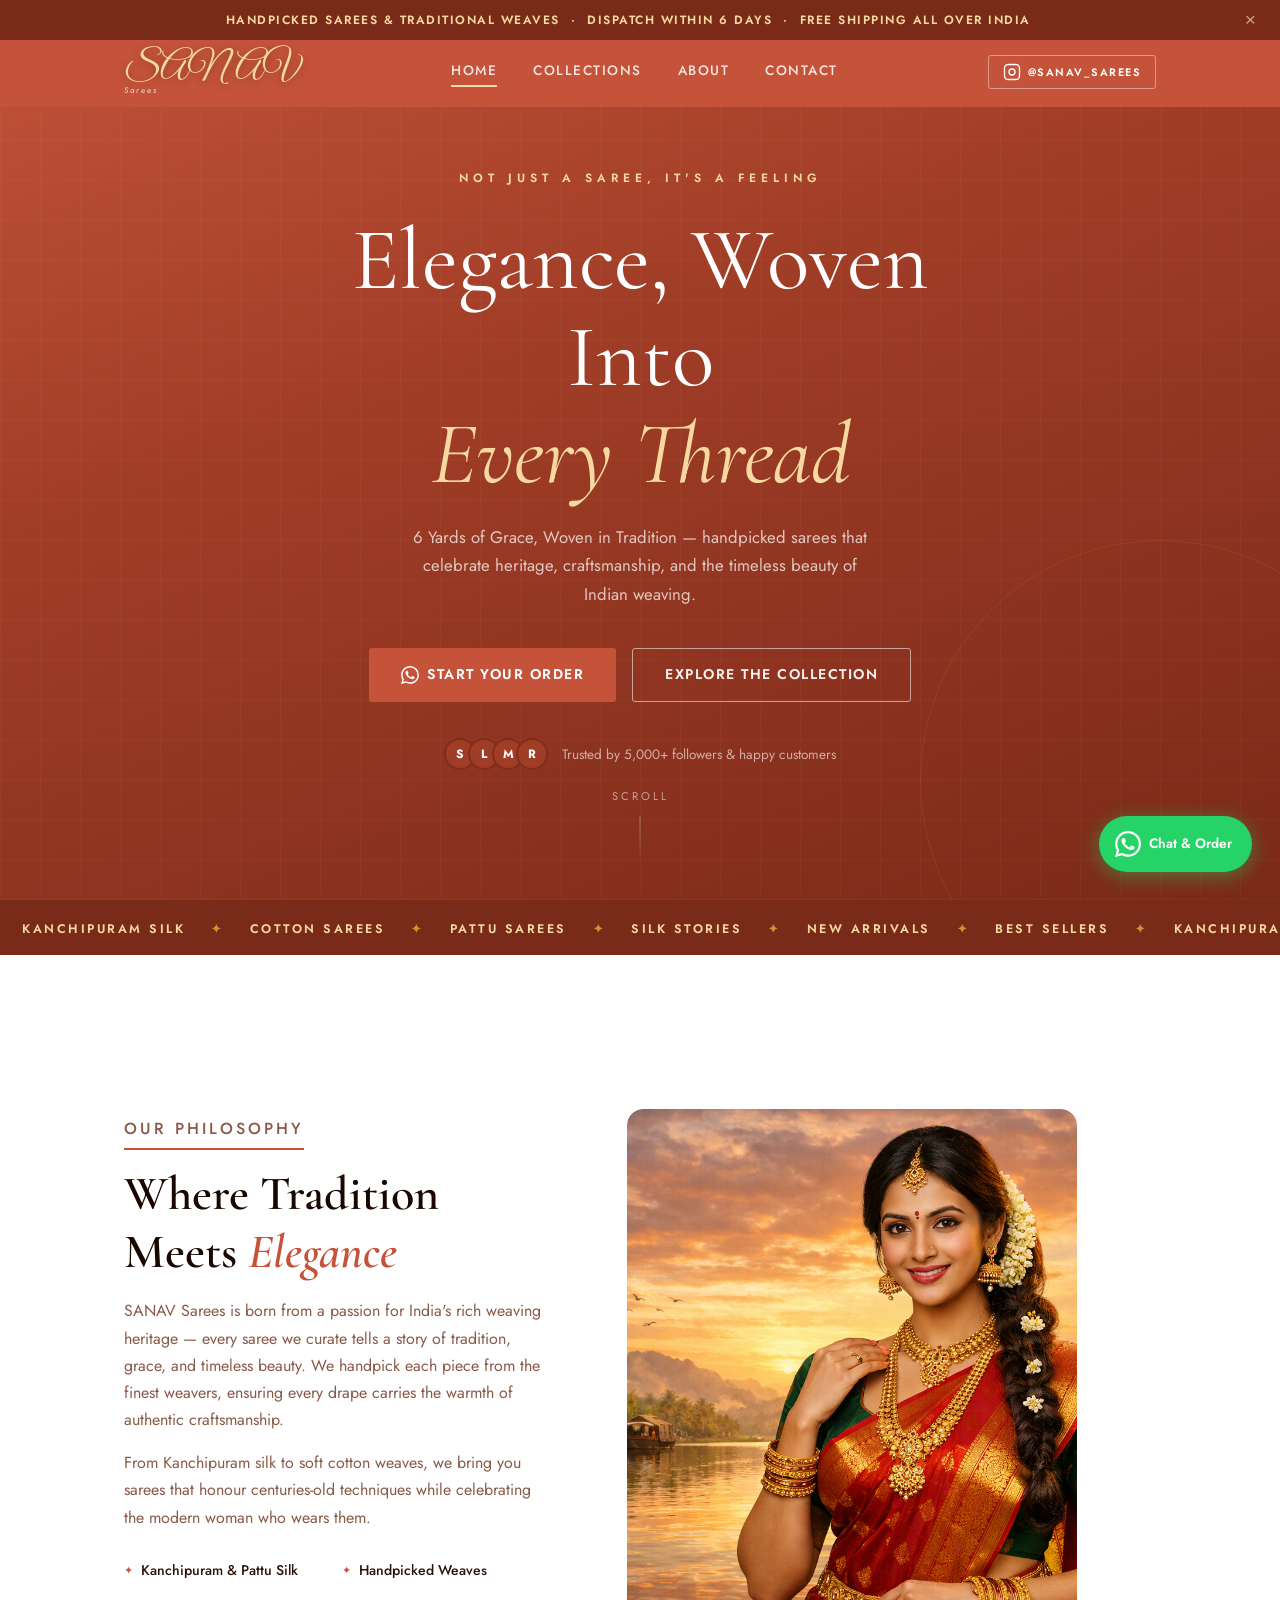
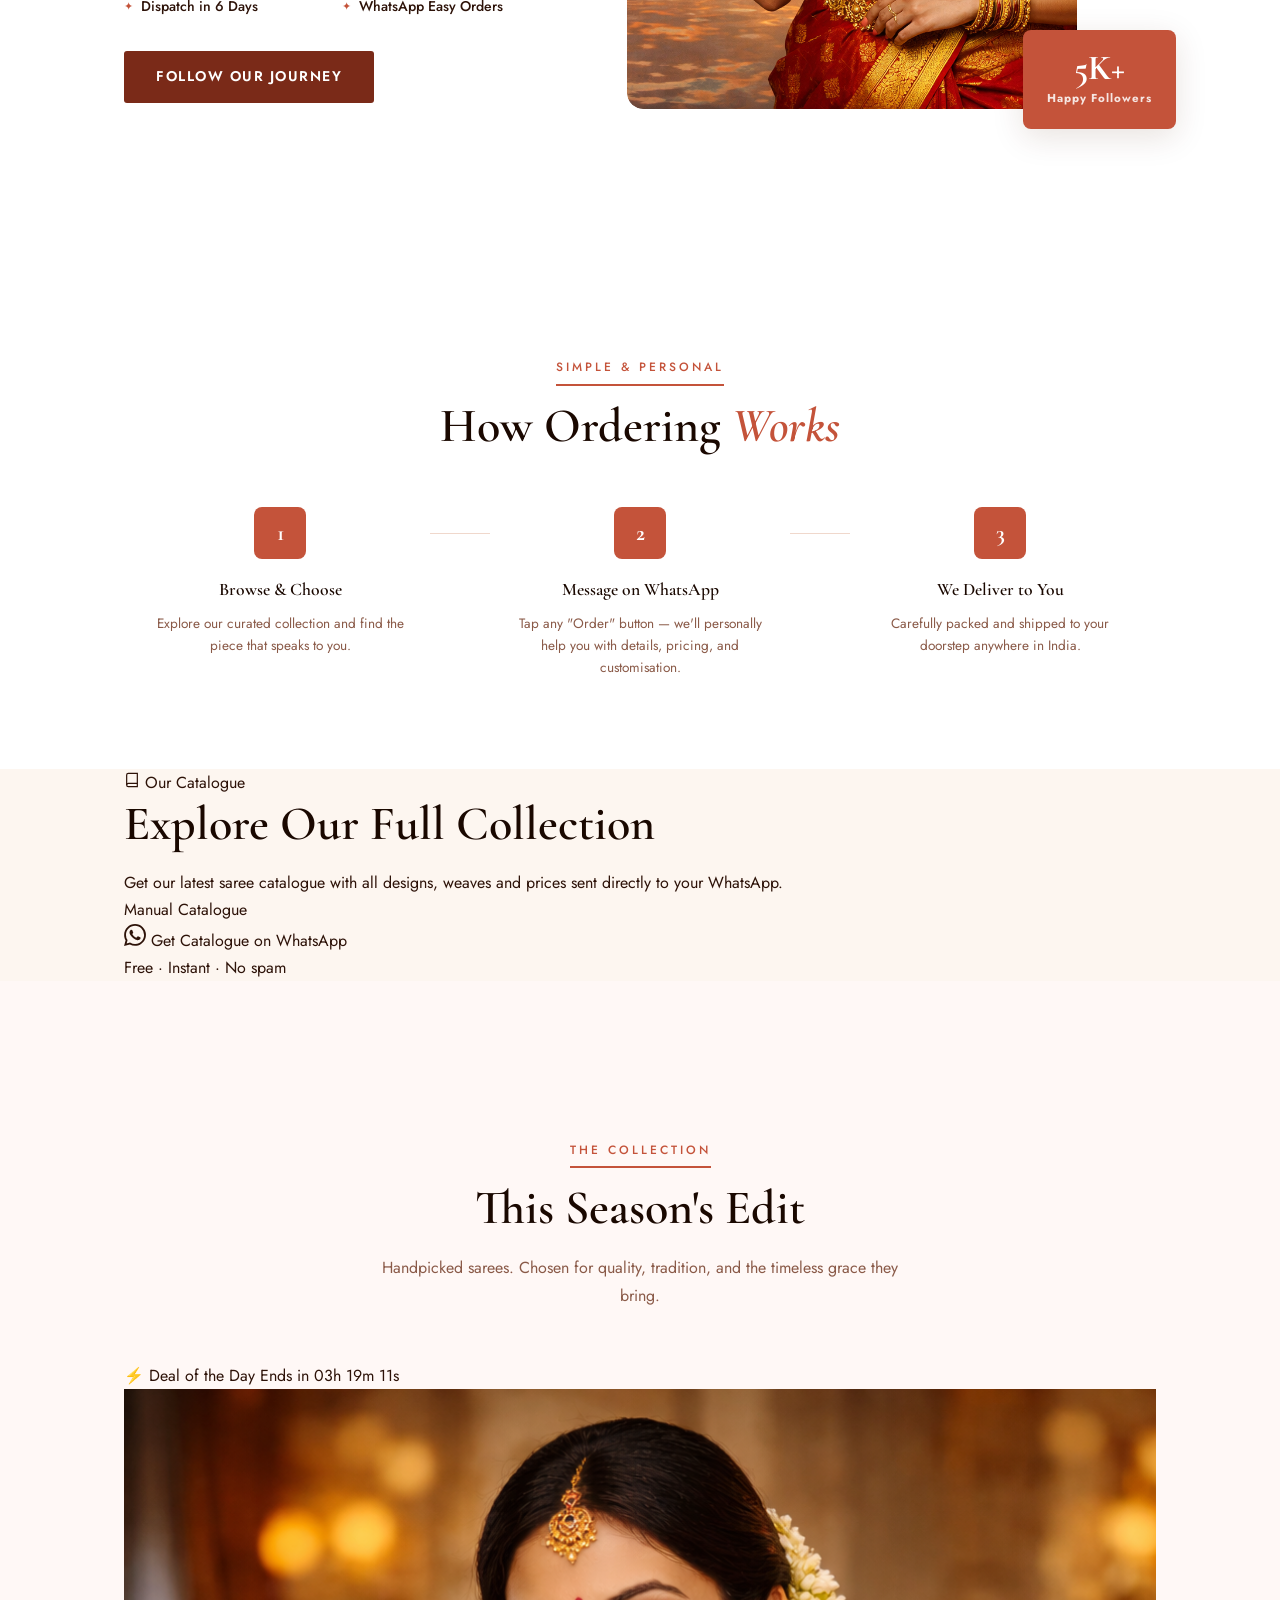
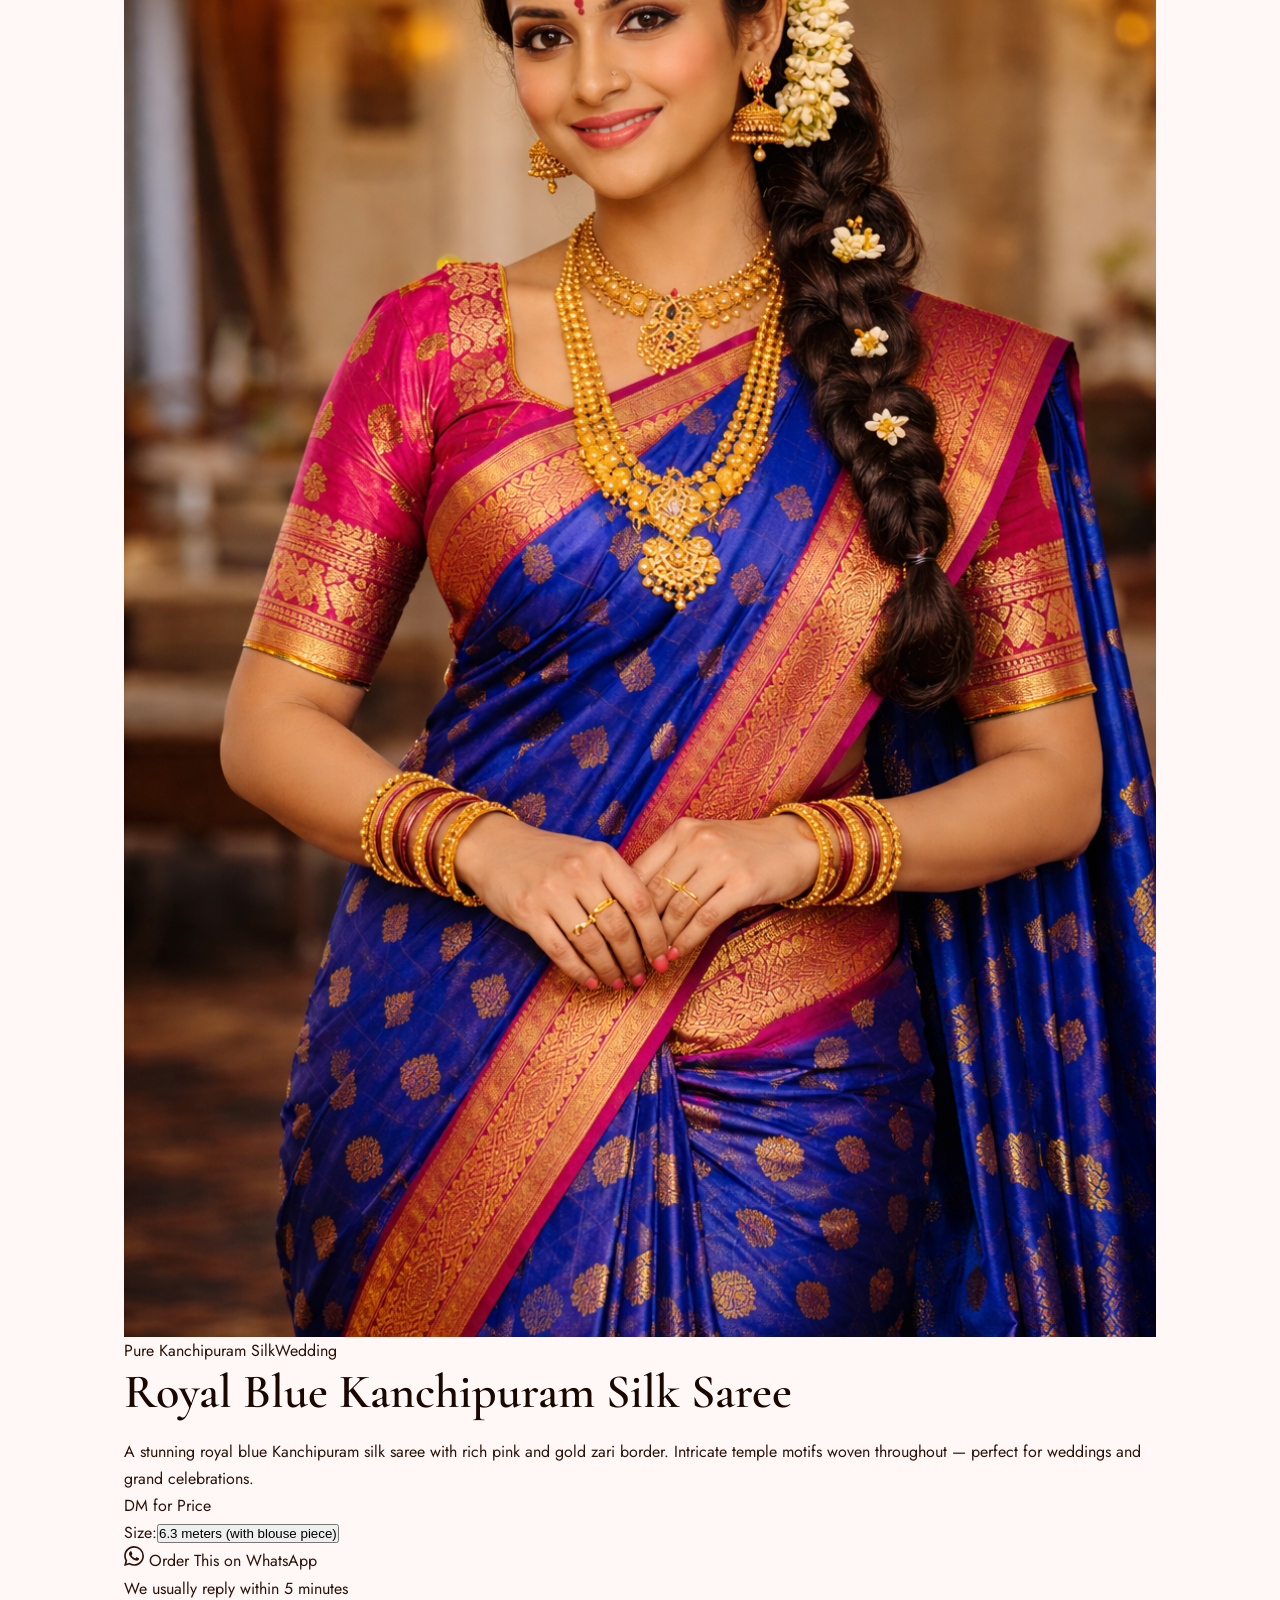
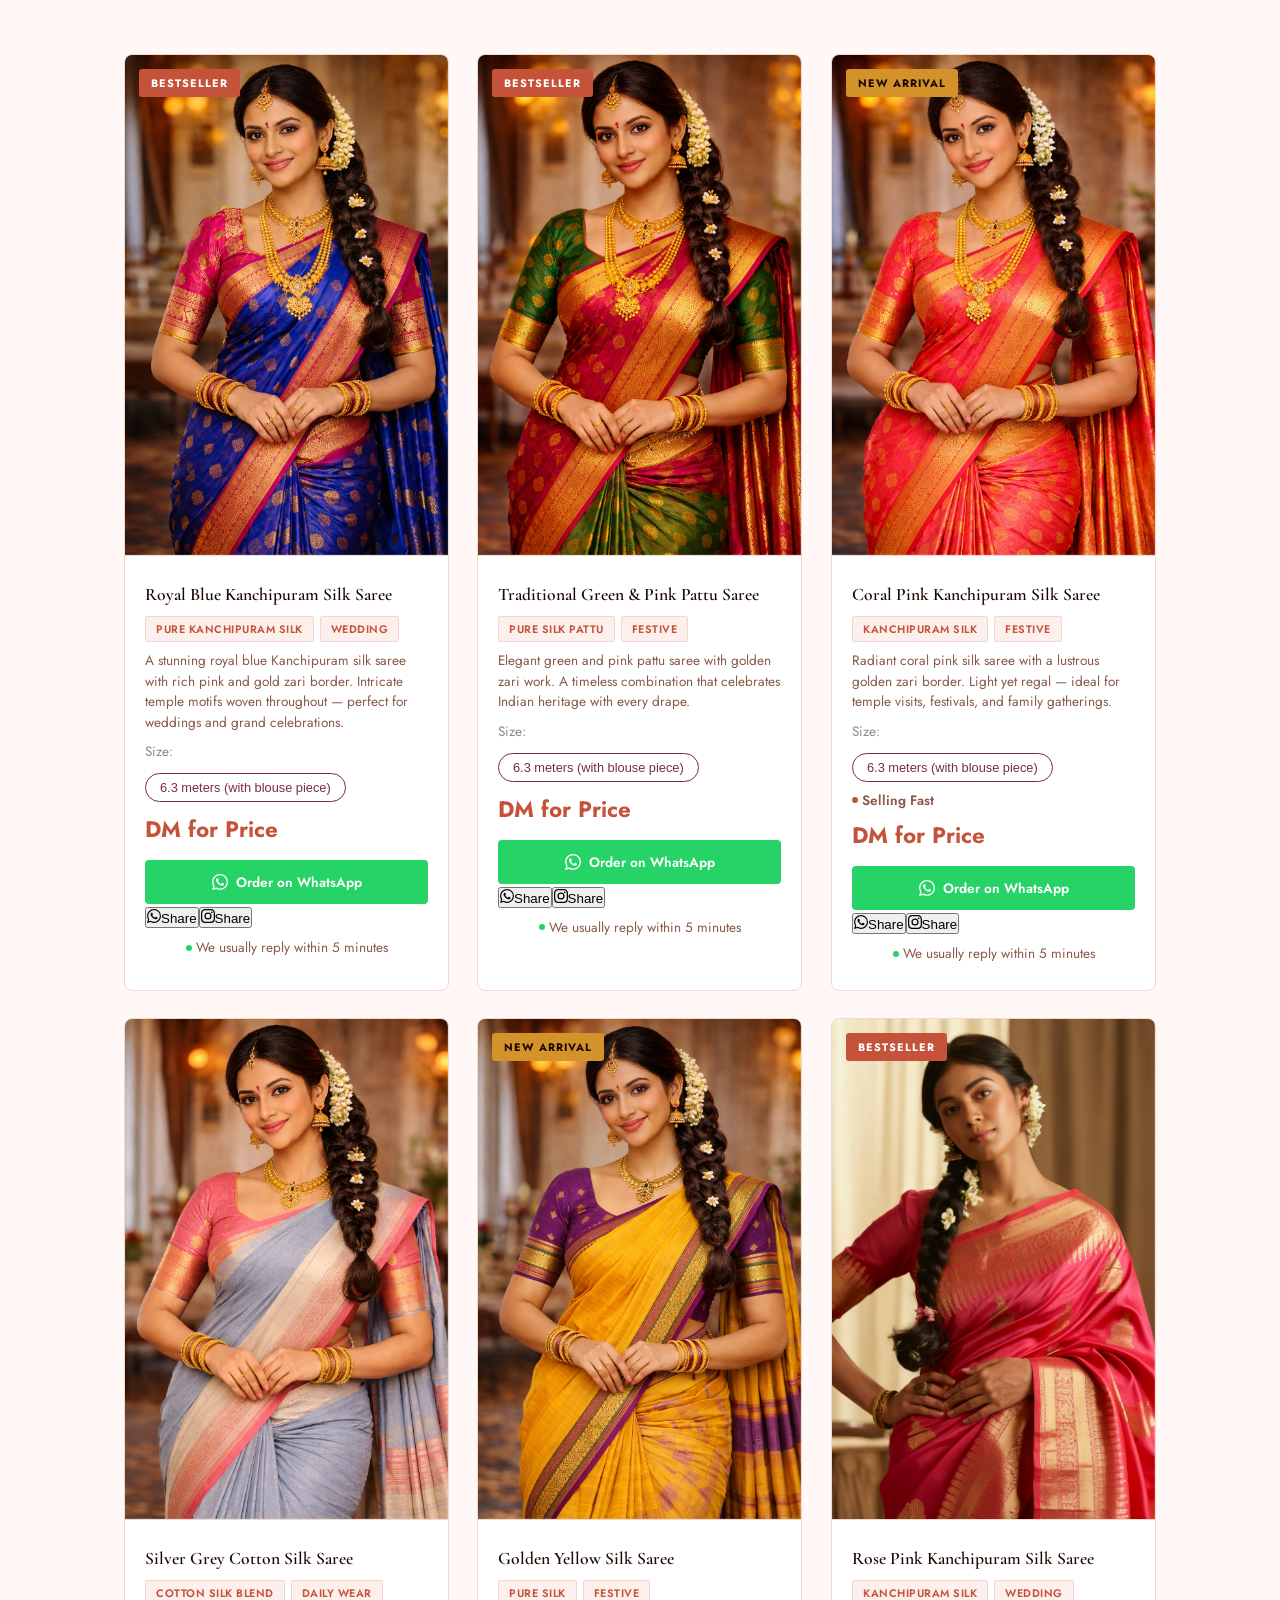
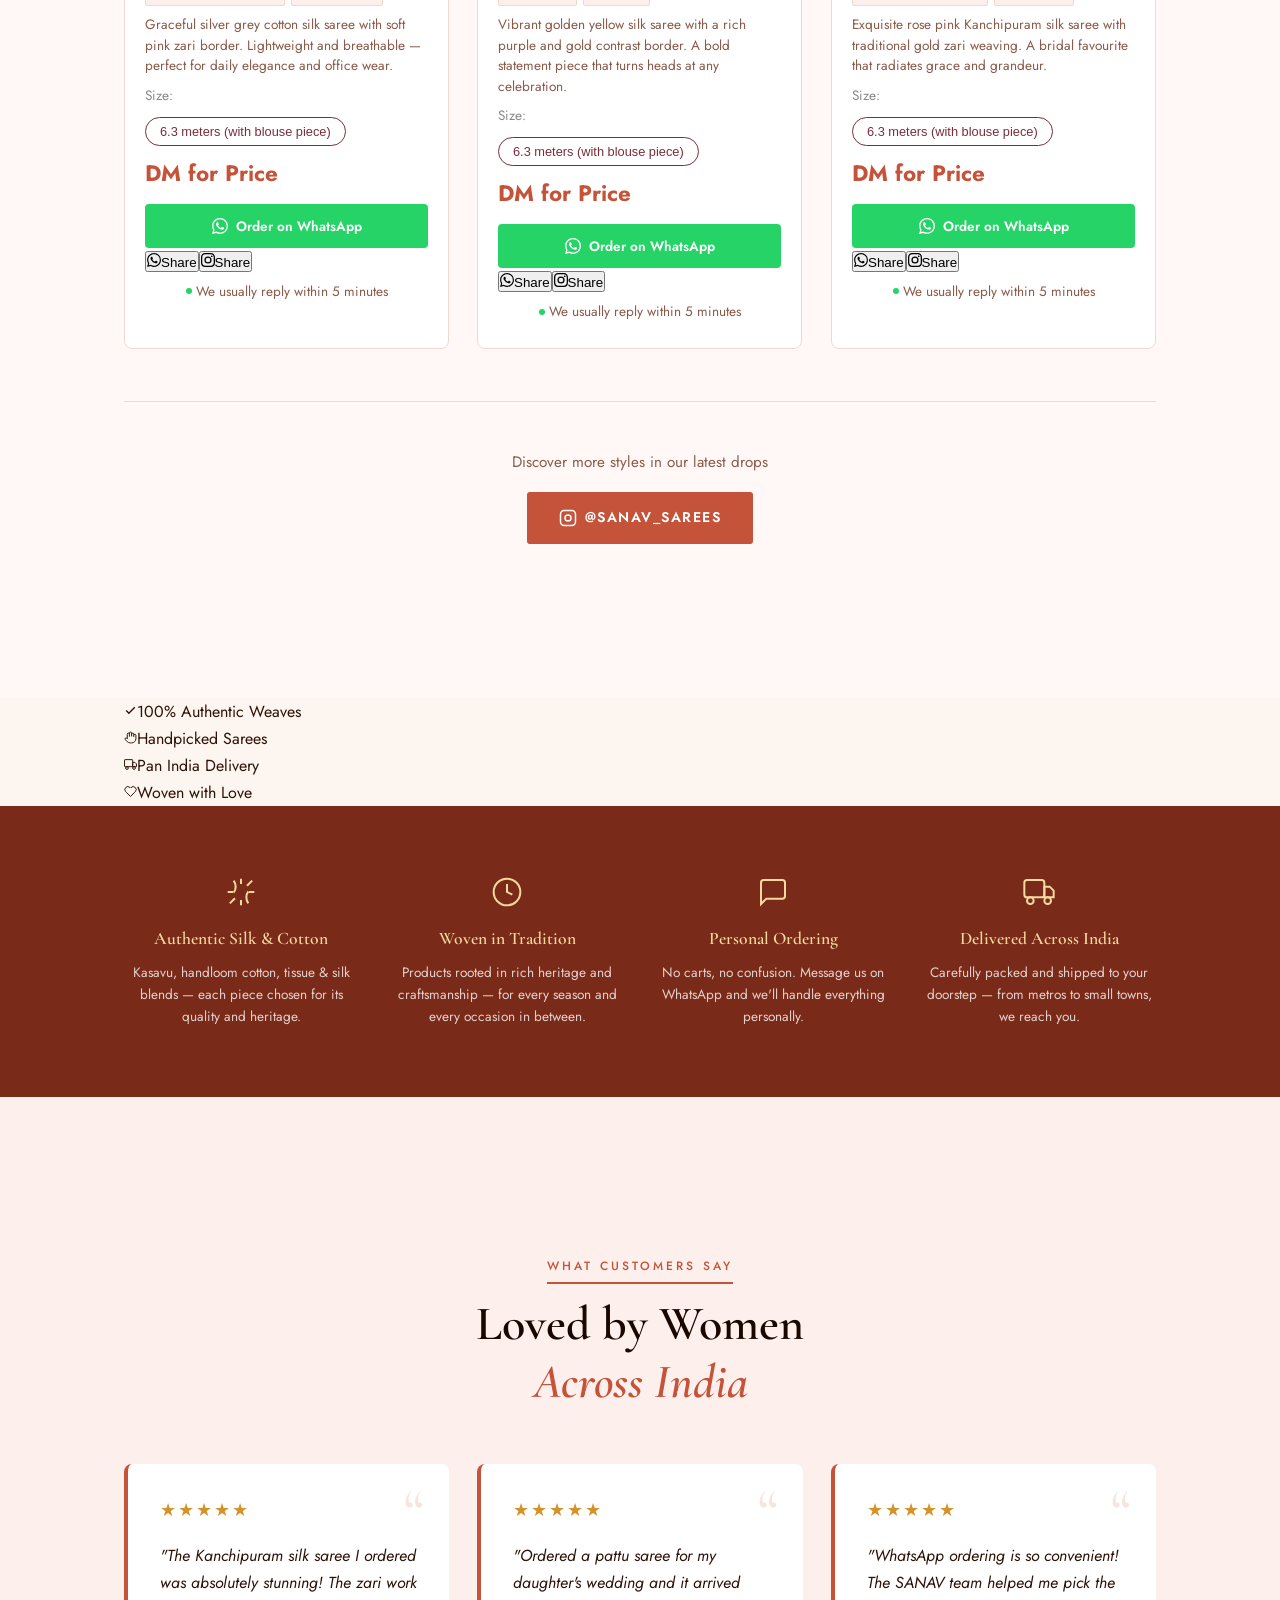
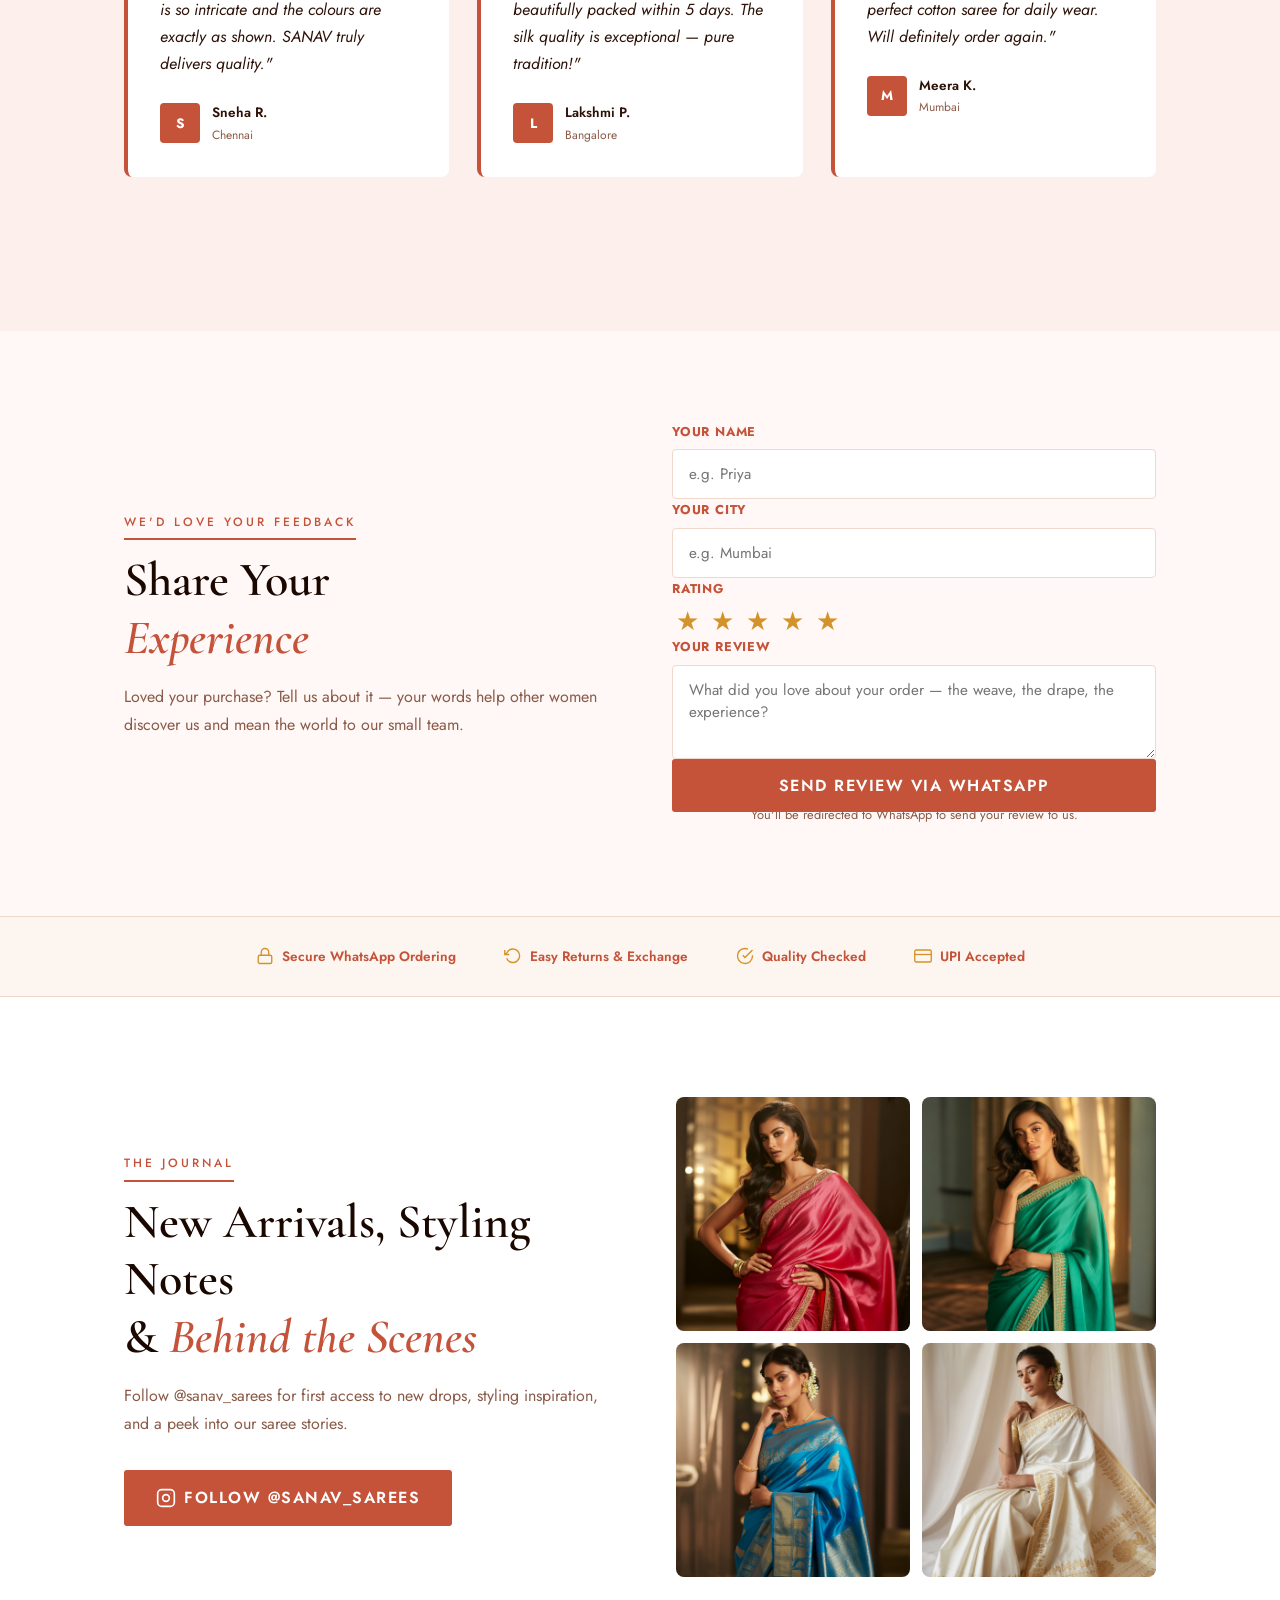
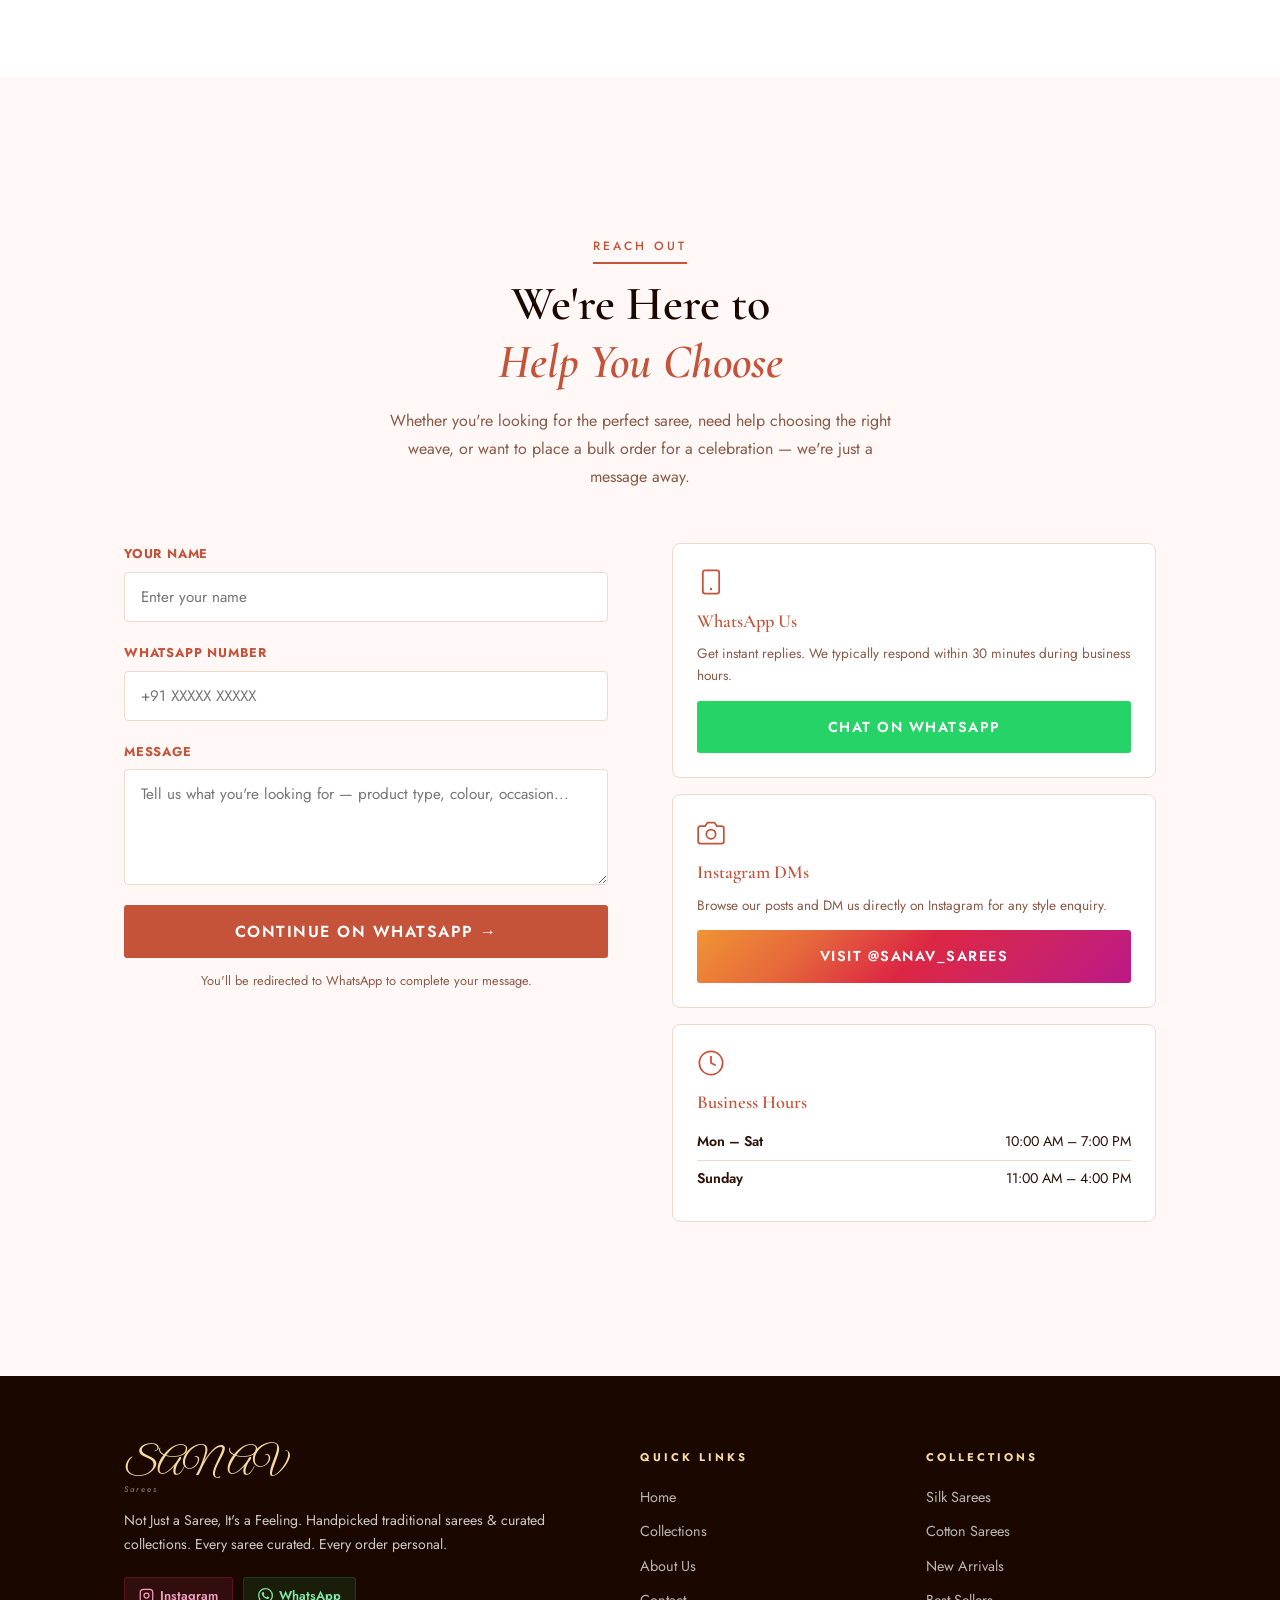
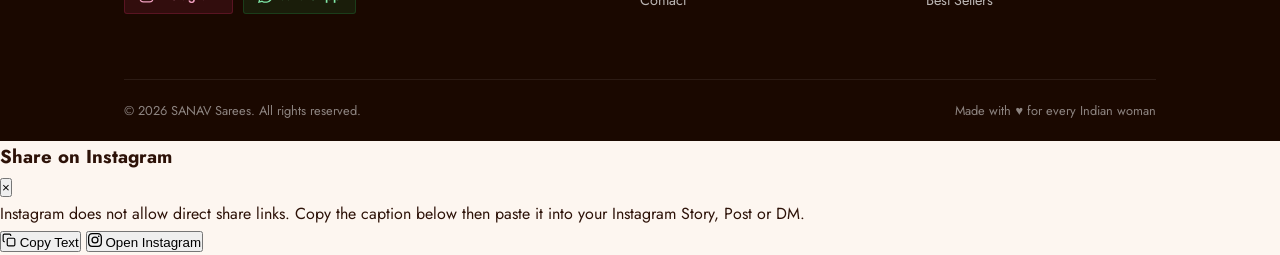
<file: index-terracotta.html>
<!DOCTYPE html>
<html lang="en">
<head>
  <meta charset="UTF-8" />
  <meta name="viewport" content="width=device-width, initial-scale=1.0" />
  <meta name="description" content="SANAV Sarees — Not Just a Saree, It's a Feeling. Handpicked traditional sarees for the modern woman. Kanchipuram silk, cotton sarees & more. Order via WhatsApp or follow us on Instagram @sanav_sarees" />
  <title>SANAV Sarees | Handpicked Traditional Sarees</title>

  <!-- Favicon -->
  <link rel="icon" href="assets/favicon/favicon.ico" sizes="32x32" />
  <link rel="icon" href="assets/favicon/favicon.svg" type="image/svg+xml" />
  <link rel="icon" href="assets/favicon/favicon-96x96.png" type="image/png" sizes="96x96" />
  <link rel="apple-touch-icon" href="assets/favicon/apple-touch-icon.png" />
  <link rel="manifest" href="assets/favicon/site.webmanifest" />

  <!-- SEO -->
  <link rel="canonical" href="https://sanavsarees.com/" />
  <meta name="theme-color" content="#7B2D3B" />

  <!-- Open Graph -->
  <meta property="og:type" content="website" />
  <meta property="og:title" content="SANAV Sarees | Handpicked Traditional Sarees" />
  <meta property="og:description" content="Not Just a Saree, It's a Feeling. Handpicked traditional sarees for the modern woman. Order via WhatsApp." />
  <meta property="og:image" content="https://sanavsarees.com/assets/images/brand/og-cover.jpg" />
  <meta property="og:url" content="https://sanavsarees.com/" />
  <meta property="og:site_name" content="SANAV Sarees" />

  <!-- Twitter Card -->
  <meta name="twitter:card" content="summary_large_image" />
  <meta name="twitter:title" content="SANAV Sarees | Handpicked Traditional Sarees" />
  <meta name="twitter:description" content="Not Just a Saree, It's a Feeling. Handpicked traditional sarees for the modern woman." />
  <meta name="twitter:image" content="https://sanavsarees.com/assets/images/brand/og-cover.jpg" />

  <!-- Structured Data -->
  <script type="application/ld+json">
  {
    "@context": "https://schema.org",
    "@type": "LocalBusiness",
    "name": "SANAV Sarees",
    "description": "Not Just a Saree, It's a Feeling. Handpicked traditional sarees for the modern woman. Kanchipuram silk, cotton sarees & more.",
    "url": "https://sanavsarees.com",
    "image": "https://sanavsarees.com/assets/images/brand/og-cover.jpg",
    "telephone": "+917777777777",
    "sameAs": [
      "https://instagram.com/sanav_sarees"
    ],
    "openingHours": ["Mo-Sa 10:00-19:00", "Su 11:00-16:00"],
    "priceRange": "₹₹"
  }
  </script>

  <!-- Google Fonts — preload critical weights -->
  <link rel="preconnect" href="https://fonts.googleapis.com" />
  <link rel="preconnect" href="https://fonts.gstatic.com" crossorigin />
  <link rel="preload" as="style" href="https://fonts.googleapis.com/css2?family=Cormorant+Garamond:ital,wght@0,400;0,500;0,600;0,700;1,400;1,600&family=Great+Vibes&family=Jost:wght@300;400;500;600&display=swap" />
  <link href="https://fonts.googleapis.com/css2?family=Cormorant+Garamond:ital,wght@0,400;0,500;0,600;0,700;1,400;1,600&family=Great+Vibes&family=Jost:wght@300;400;500;600&display=swap" rel="stylesheet" />

  <link rel="stylesheet" href="assets/css/style-terracotta.css" />
</head>
<body>

  <!-- ========== SKIP LINK ========== -->
  <a href="#home" class="skip-link">Skip to main content</a>

  <!-- ========== ANNOUNCEMENT BAR ========== -->
  <div class="announcement-bar" id="announcement-bar">
    <div class="container">
      <p class="announcement-text">Handpicked Sarees & Traditional Weaves &nbsp;·&nbsp; Dispatch Within 6 Days &nbsp;·&nbsp; Free Shipping All Over India</p>
    </div>
    <button class="announcement-close" id="announcement-close" aria-label="Dismiss announcement">&times;</button>
  </div>

  <!-- ========== NAVBAR ========== -->
  <header class="navbar" id="navbar">
    <div class="nav-container">
      <a href="#home" class="nav-logo">
        <span class="logo-main">SANAV</span>
        <span class="logo-sub">Sarees</span>
      </a>

      <nav class="nav-links" id="nav-links">
        <a href="#home">Home</a>
        <a href="#collections">Collections</a>
        <a href="#about">About</a>
        <a href="#contact">Contact</a>
      </nav>

      <a href="https://instagram.com/sanav_sarees" target="_blank" rel="noopener" class="nav-insta">
        <svg viewBox="0 0 24 24" fill="none" stroke="currentColor" stroke-width="1.8" width="18" height="18">
          <rect x="2" y="2" width="20" height="20" rx="5" ry="5"/>
          <circle cx="12" cy="12" r="4"/>
          <circle cx="17.5" cy="6.5" r="0.5" fill="currentColor" stroke="none"/>
        </svg>
        @sanav_sarees
      </a>

      <button class="hamburger" id="hamburger" aria-label="Open menu" aria-expanded="false" aria-controls="nav-links">
        <span></span><span></span><span></span>
      </button>
    </div>
  </header>

  <!-- ========== HERO ========== -->
  <section class="hero" id="home">
    <div class="hero-bg-pattern"></div>
    <div class="hero-content">
      <p class="hero-eyebrow">Not Just a Saree, It's a Feeling</p>
      <h1>Elegance, Woven Into<br /><em>Every Thread</em></h1>
      <p class="hero-sub">6 Yards of Grace, Woven in Tradition — handpicked sarees that celebrate heritage, craftsmanship, and the timeless beauty of Indian weaving.</p>
      <div class="hero-buttons">
        <a href="https://wa.me/917777777777?text=Hi!%20I%20visited%20your%20website%20and%20would%20like%20to%20place%20an%20order." target="_blank" rel="noopener" class="btn btn-gold">
          <svg viewBox="0 0 24 24" fill="currentColor" width="18" height="18"><path d="M17.472 14.382c-.297-.149-1.758-.867-2.03-.967-.273-.099-.471-.148-.67.15-.197.297-.767.966-.94 1.164-.173.199-.347.223-.644.075-.297-.15-1.255-.463-2.39-1.475-.883-.788-1.48-1.761-1.653-2.059-.173-.297-.018-.458.13-.606.134-.133.298-.347.446-.52.149-.174.198-.298.298-.497.099-.198.05-.371-.025-.52-.075-.149-.669-1.612-.916-2.207-.242-.579-.487-.5-.669-.51-.173-.008-.371-.01-.57-.01-.198 0-.52.074-.792.372-.272.297-1.04 1.016-1.04 2.479 0 1.462 1.065 2.875 1.213 3.074.149.198 2.096 3.2 5.077 4.487.709.306 1.262.489 1.694.625.712.227 1.36.195 1.871.118.571-.085 1.758-.719 2.006-1.413.248-.694.248-1.289.173-1.413-.074-.124-.272-.198-.57-.347m-5.421 7.403h-.004a9.87 9.87 0 01-5.031-1.378l-.361-.214-3.741.982.998-3.648-.235-.374a9.86 9.86 0 01-1.51-5.26c.001-5.45 4.436-9.884 9.888-9.884 2.64 0 5.122 1.03 6.988 2.898a9.825 9.825 0 012.893 6.994c-.003 5.45-4.437 9.884-9.885 9.884m8.413-18.297A11.815 11.815 0 0012.05 0C5.495 0 .16 5.335.157 11.892c0 2.096.547 4.142 1.588 5.945L.057 24l6.305-1.654a11.882 11.882 0 005.683 1.448h.005c6.554 0 11.89-5.335 11.893-11.893a11.821 11.821 0 00-3.48-8.413z"/></svg>
          Start Your Order
        </a>
        <a href="#collections" class="btn btn-ghost">Explore the Collection</a>
      </div>
      <!-- Social proof -->
      <div class="hero-social-proof">
        <div class="proof-avatars">
          <span class="proof-avatar">S</span>
          <span class="proof-avatar">L</span>
          <span class="proof-avatar">M</span>
          <span class="proof-avatar">R</span>
        </div>
        <span>Trusted by 5,000+ followers &amp; happy customers</span>
      </div>
    </div>
    <div class="hero-scroll-hint">
      <span>Scroll</span>
      <div class="scroll-line"></div>
    </div>
  </section>

  <!-- ========== MARQUEE ========== -->
  <div class="marquee-strip">
    <div class="marquee-track" id="marquee-track">
    </div>
  </div>

  <!-- ========== ABOUT ========== -->
  <section class="about" id="about">
    <div class="container">
      <div class="about-grid">
        <div class="about-visual">
          <div class="about-img-box" id="brand-photo-box">
            <div class="img-placeholder"><span>Your Brand Photo</span></div>
          </div>
          <div class="about-tag-card">
            <p class="tag-number">5K+</p>
            <p class="tag-label">Happy Followers</p>
          </div>
        </div>
        <div class="about-text">
          <p class="section-label">Our Philosophy</p>
          <h2>Where Tradition<br />Meets <em>Elegance</em></h2>
          <p>SANAV Sarees is born from a passion for India's rich weaving heritage — every saree we curate tells a story of tradition, grace, and timeless beauty. We handpick each piece from the finest weavers, ensuring every drape carries the warmth of authentic craftsmanship.</p>
          <p>From Kanchipuram silk to soft cotton weaves, we bring you sarees that honour centuries-old techniques while celebrating the modern woman who wears them.</p>
          <div class="about-trust">
            <div class="trust-item">
              <span class="trust-icon">✦</span>
              <span>Kanchipuram & Pattu Silk</span>
            </div>
            <div class="trust-item">
              <span class="trust-icon">✦</span>
              <span>Handpicked Weaves</span>
            </div>
            <div class="trust-item">
              <span class="trust-icon">✦</span>
              <span>Dispatch in 6 Days</span>
            </div>
            <div class="trust-item">
              <span class="trust-icon">✦</span>
              <span>WhatsApp Easy Orders</span>
            </div>
          </div>
          <a href="https://instagram.com/sanav_sarees" target="_blank" rel="noopener" class="btn btn-teal" style="margin-top:32px;">
            Follow Our Journey
          </a>
        </div>
      </div>
    </div>
  </section>

  <!-- ========== HOW IT WORKS ========== -->
  <section class="how-it-works">
    <div class="container">
      <div class="section-header">
        <p class="section-label">Simple & Personal</p>
        <h2>How Ordering <em>Works</em></h2>
      </div>
      <div class="steps-grid">
        <div class="step-item">
          <div class="step-number">1</div>
          <h4>Browse & Choose</h4>
          <p>Explore our curated collection and find the piece that speaks to you.</p>
        </div>
        <div class="step-connector" aria-hidden="true"></div>
        <div class="step-item">
          <div class="step-number">2</div>
          <h4>Message on WhatsApp</h4>
          <p>Tap any "Order" button — we'll personally help you with details, pricing, and customisation.</p>
        </div>
        <div class="step-connector" aria-hidden="true"></div>
        <div class="step-item">
          <div class="step-number">3</div>
          <h4>We Deliver to You</h4>
          <p>Carefully packed and shipped to your doorstep anywhere in India.</p>
        </div>
      </div>
    </div>
  </section>

  <!-- ========== BRAND STORY VIDEO ========== -->
  <section class="video-section" id="video-section" style="display:none;">
    <div class="container">
      <div class="section-header">
        <p class="section-label">Our Story</p>
        <h2 id="video-heading">Our Story</h2>
        <p class="section-sub" id="video-subtext">Watch how we handpick every product with love and care.</p>
      </div>
      <div class="video-embed-wrap" id="video-embed-wrap">
        <!-- Filled by JS — either iframe or Instagram card -->
      </div>
    </div>
  </section>

  <!-- ===== CATALOGUE SECTION ===== -->
  <section class="catalogue-section" id="catalogue-section" style="display:none;">
    <div class="container">
      <div class="catalogue-inner">
        <div class="catalogue-text">
          <span class="catalogue-eyebrow">
            <svg viewBox="0 0 24 24" fill="none" stroke="currentColor" stroke-width="1.8" width="16" height="16">
              <path d="M4 19.5A2.5 2.5 0 016.5 17H20"/>
              <path d="M6.5 2H20v20H6.5A2.5 2.5 0 014 19.5v-15A2.5 2.5 0 016.5 2z"/>
            </svg>
            Our Catalogue
          </span>
          <h2 class="catalogue-heading" id="catalogue-heading">Explore Our Full Collection</h2>
          <p class="catalogue-subtext" id="catalogue-subtext">Get our latest catalogue with all designs, styles and prices sent directly to your WhatsApp.</p>
          <p class="catalogue-mode-label" id="catalogue-mode-label"></p>
        </div>
        <div class="catalogue-action">
          <a class="catalogue-wa-btn" id="catalogue-wa-btn" href="#" target="_blank" rel="noopener">
            <svg viewBox="0 0 24 24" fill="currentColor" width="22" height="22">
              <path d="M17.472 14.382c-.297-.149-1.758-.867-2.03-.967-.273-.099-.471-.148-.67.15-.197.297-.767.966-.94 1.164-.173.199-.347.223-.644.075-.297-.15-1.255-.463-2.39-1.475-.883-.788-1.48-1.761-1.653-2.059-.173-.297-.018-.458.13-.606.134-.133.298-.347.446-.52.149-.174.198-.298.298-.497.099-.198.05-.371-.025-.52-.075-.149-.669-1.612-.916-2.207-.242-.579-.487-.5-.669-.51-.173-.008-.371-.01-.57-.01-.198 0-.52.074-.792.372-.272.297-1.04 1.016-1.04 2.479 0 1.462 1.065 2.875 1.213 3.074.149.198 2.096 3.2 5.077 4.487.709.306 1.262.489 1.694.625.712.227 1.36.195 1.871.118.571-.085 1.758-.719 2.006-1.413.248-.694.248-1.289.173-1.413-.074-.124-.272-.198-.57-.347m-5.421 7.403h-.004a9.87 9.87 0 01-5.031-1.378l-.361-.214-3.741.982.998-3.648-.235-.374a9.86 9.86 0 01-1.51-5.26c.001-5.45 4.436-9.884 9.888-9.884 2.64 0 5.122 1.03 6.988 2.898a9.825 9.825 0 012.893 6.994c-.003 5.45-4.437 9.884-9.885 9.884m8.413-18.297A11.815 11.815 0 0012.05 0C5.495 0 .16 5.335.157 11.892c0 2.096.547 4.142 1.588 5.945L.057 24l6.305-1.654a11.882 11.882 0 005.683 1.448h.005c6.554 0 11.89-5.335 11.893-11.893a11.821 11.821 0 00-3.48-8.413z"/>
            </svg>
            <span id="catalogue-btn-text">Get Catalogue on WhatsApp</span>
          </a>
          <p class="catalogue-note" id="catalogue-note">Free · Instant · No spam</p>
        </div>
      </div>
    </div>
  </section>

  <!-- ========== COLLECTIONS ========== -->
  <section class="collections" id="collections">
    <div class="container">
      <div class="section-header">
        <p class="section-label">The Collection</p>
        <h2>This Season's Edit</h2>
        <p class="section-sub">Handpicked sarees. Chosen for quality, tradition, and the timeless grace they bring.</p>
      </div>

      <div class="deal-of-day" id="deal-of-day" style="display:none;">
        <div class="deal-badge-row">
          <span class="deal-badge">⚡ Deal of the Day</span>
          <span class="deal-timer" id="deal-timer"></span>
        </div>
        <div class="deal-inner">
          <div class="deal-image-wrap" id="deal-image-wrap">
            <div class="deal-img-placeholder" id="deal-img-placeholder">
              <span>Photo Coming Soon</span>
            </div>
          </div>
          <div class="deal-content">
            <div class="deal-tags" id="deal-tags"></div>
            <h2 class="deal-name" id="deal-name"></h2>
            <p class="deal-desc" id="deal-desc"></p>
            <div class="deal-meta">
              <span class="deal-price" id="deal-price"></span>
              <span class="deal-stock" id="deal-stock"></span>
            </div>
            <div class="deal-sizes" id="deal-sizes"></div>
            <a class="deal-wa-btn" id="deal-wa-btn" href="#" target="_blank" rel="noopener">
              <svg viewBox="0 0 24 24" fill="currentColor" width="20" height="20">
                <path d="M17.472 14.382c-.297-.149-1.758-.867-2.03-.967-.273-.099-.471-.148-.67.15-.197.297-.767.966-.94 1.164-.173.199-.347.223-.644.075-.297-.15-1.255-.463-2.39-1.475-.883-.788-1.48-1.761-1.653-2.059-.173-.297-.018-.458.13-.606.134-.133.298-.347.446-.52.149-.174.198-.298.298-.497.099-.198.05-.371-.025-.52-.075-.149-.669-1.612-.916-2.207-.242-.579-.487-.5-.669-.51-.173-.008-.371-.01-.57-.01-.198 0-.52.074-.792.372-.272.297-1.04 1.016-1.04 2.479 0 1.462 1.065 2.875 1.213 3.074.149.198 2.096 3.2 5.077 4.487.709.306 1.262.489 1.694.625.712.227 1.36.195 1.871.118.571-.085 1.758-.719 2.006-1.413.248-.694.248-1.289.173-1.413-.074-.124-.272-.198-.57-.347m-5.421 7.403h-.004a9.87 9.87 0 01-5.031-1.378l-.361-.214-3.741.982.998-3.648-.235-.374a9.86 9.86 0 01-1.51-5.26c.001-5.45 4.436-9.884 9.888-9.884 2.64 0 5.122 1.03 6.988 2.898a9.825 9.825 0 012.893 6.994c-.003 5.45-4.437 9.884-9.885 9.884m8.413-18.297A11.815 11.815 0 0012.05 0C5.495 0 .16 5.335.157 11.892c0 2.096.547 4.142 1.588 5.945L.057 24l6.305-1.654a11.882 11.882 0 005.683 1.448h.005c6.554 0 11.89-5.335 11.893-11.893a11.821 11.821 0 00-3.48-8.413z"/>
              </svg>
              Order This on WhatsApp
            </a>
            <p class="deal-reply">We usually reply within 5 minutes</p>
          </div>
        </div>
      </div>

      <!-- Cards are built automatically from assets/js/products.js -->
      <div class="saree-grid" id="saree-grid" role="list" aria-label="Product collection">
        <!-- Skeleton placeholders (removed by JS on load) -->
        <div class="skeleton-card" aria-hidden="true"><div class="skeleton-img"></div><div class="skeleton-line w80"></div><div class="skeleton-line w60"></div><div class="skeleton-line w40"></div></div>
        <div class="skeleton-card" aria-hidden="true"><div class="skeleton-img"></div><div class="skeleton-line w80"></div><div class="skeleton-line w60"></div><div class="skeleton-line w40"></div></div>
        <div class="skeleton-card" aria-hidden="true"><div class="skeleton-img"></div><div class="skeleton-line w80"></div><div class="skeleton-line w60"></div><div class="skeleton-line w40"></div></div>
      </div>

      <div class="collections-cta">
        <p>Discover more styles in our latest drops</p>
        <a href="https://instagram.com/sanav_sarees" target="_blank" rel="noopener" class="btn btn-gold">
          <svg viewBox="0 0 24 24" fill="none" stroke="currentColor" stroke-width="2" width="18" height="18">
            <rect x="2" y="2" width="20" height="20" rx="5"/>
            <circle cx="12" cy="12" r="4"/>
            <circle cx="17.5" cy="6.5" r="0.5" fill="currentColor" stroke="none"/>
          </svg>
          @sanav_sarees
        </a>
      </div>
    </div>
  </section>

  <!-- ========== TRUST BADGES ========== -->
  <div class="trust-badges-strip" id="trust-badges-strip" style="display:none;">
    <div class="container">
      <div class="trust-badges-row" id="trust-badges-row">
        <!-- Filled by JS from site.json -->
      </div>
    </div>
  </div>

  <!-- ========== FEATURES STRIP ========== -->
  <section class="features">
    <div class="container">
      <div class="features-grid">
        <div class="feature-item">
          <div class="feature-icon" aria-hidden="true">
            <svg viewBox="0 0 24 24" fill="none" stroke="currentColor" stroke-width="1.5" width="32" height="32"><path d="M20.38 3.46L16.5 7.34M3.62 20.54l3.88-3.88M6.5 3.5C6.5 3.5 8 5.5 8 8s-1.5 4.5-1.5 4.5M17.5 11.5c0 0-1.5 2-1.5 4.5s1.5 4.5 1.5 4.5M12 2v4M12 18v4M2 12h4M18 12h4"/></svg>
          </div>
          <h4>Authentic Silk & Cotton</h4>
          <p>Kasavu, handloom cotton, tissue & silk blends — each piece chosen for its quality and heritage.</p>
        </div>
        <div class="feature-item">
          <div class="feature-icon" aria-hidden="true">
            <svg viewBox="0 0 24 24" fill="none" stroke="currentColor" stroke-width="1.5" width="32" height="32"><path d="M12 2a10 10 0 110 20 10 10 0 010-20z"/><path d="M12 6v6l4 2"/></svg>
          </div>
          <h4>Woven in Tradition</h4>
          <p>Products rooted in rich heritage and craftsmanship — for every season and every occasion in between.</p>
        </div>
        <div class="feature-item">
          <div class="feature-icon" aria-hidden="true">
            <svg viewBox="0 0 24 24" fill="none" stroke="currentColor" stroke-width="1.5" width="32" height="32"><path d="M21 15a2 2 0 01-2 2H7l-4 4V5a2 2 0 012-2h14a2 2 0 012 2z"/></svg>
          </div>
          <h4>Personal Ordering</h4>
          <p>No carts, no confusion. Message us on WhatsApp and we'll handle everything personally.</p>
        </div>
        <div class="feature-item">
          <div class="feature-icon" aria-hidden="true">
            <svg viewBox="0 0 24 24" fill="none" stroke="currentColor" stroke-width="1.5" width="32" height="32"><rect x="1" y="3" width="15" height="13" rx="2"/><path d="M16 8h4l3 3v5h-7V8z"/><circle cx="5.5" cy="18.5" r="2.5"/><circle cx="18.5" cy="18.5" r="2.5"/></svg>
          </div>
          <h4>Delivered Across India</h4>
          <p>Carefully packed and shipped to your doorstep — from metros to small towns, we reach you.</p>
        </div>
      </div>
    </div>
  </section>

  <!-- ========== TESTIMONIALS ========== -->
  <section class="testimonials" id="testimonials">
    <div class="container">
      <div class="section-header">
        <p class="section-label">What Customers Say</p>
        <h2>Loved by Women<br /><em>Across India</em></h2>
      </div>
      <div class="testimonial-grid">
        <div class="testimonial-card">
          <div class="testimonial-stars" aria-label="5 out of 5 stars">★★★★★</div>
          <p class="testimonial-text">"The Kanchipuram silk saree I ordered was absolutely stunning! The zari work is so intricate and the colours are exactly as shown. SANAV truly delivers quality."</p>
          <div class="testimonial-author">
            <div class="testimonial-avatar">S</div>
            <div>
              <p class="testimonial-name">Sneha R.</p>
              <p class="testimonial-location">Chennai</p>
            </div>
          </div>
        </div>
        <div class="testimonial-card">
          <div class="testimonial-stars" aria-label="5 out of 5 stars">★★★★★</div>
          <p class="testimonial-text">"Ordered a pattu saree for my daughter's wedding and it arrived beautifully packed within 5 days. The silk quality is exceptional — pure tradition!"</p>
          <div class="testimonial-author">
            <div class="testimonial-avatar">L</div>
            <div>
              <p class="testimonial-name">Lakshmi P.</p>
              <p class="testimonial-location">Bangalore</p>
            </div>
          </div>
        </div>
        <div class="testimonial-card">
          <div class="testimonial-stars" aria-label="5 out of 5 stars">★★★★★</div>
          <p class="testimonial-text">"WhatsApp ordering is so convenient! The SANAV team helped me pick the perfect cotton saree for daily wear. Will definitely order again."</p>
          <div class="testimonial-author">
            <div class="testimonial-avatar">M</div>
            <div>
              <p class="testimonial-name">Meera K.</p>
              <p class="testimonial-location">Mumbai</p>
            </div>
          </div>
        </div>
      </div>
    </div>
  </section>

  <!-- ========== SHARE YOUR EXPERIENCE ========== -->
  <section class="review-section">
    <div class="container">
      <div class="review-inner">
        <div class="review-text">
          <p class="section-label">We'd Love Your Feedback</p>
          <h2>Share Your<br /><em>Experience</em></h2>
          <p class="review-sub">Loved your purchase? Tell us about it — your words help other women discover us and mean the world to our small team.</p>
        </div>
        <form class="review-form" id="review-form">
          <div class="form-group">
            <label for="review-name">Your Name</label>
            <input type="text" id="review-name" name="review-name" placeholder="e.g. Priya" required />
          </div>
          <div class="form-group">
            <label for="review-city">Your City</label>
            <input type="text" id="review-city" name="review-city" placeholder="e.g. Mumbai" required />
          </div>
          <div class="form-group">
            <label for="review-rating">Rating</label>
            <div class="star-rating" id="star-rating">
              <button type="button" class="star" data-value="1" aria-label="1 star">★</button>
              <button type="button" class="star" data-value="2" aria-label="2 stars">★</button>
              <button type="button" class="star" data-value="3" aria-label="3 stars">★</button>
              <button type="button" class="star" data-value="4" aria-label="4 stars">★</button>
              <button type="button" class="star" data-value="5" aria-label="5 stars">★</button>
            </div>
            <input type="hidden" id="review-rating" name="review-rating" value="5" />
          </div>
          <div class="form-group">
            <label for="review-text">Your Review</label>
            <textarea id="review-text" name="review-text" rows="3" placeholder="What did you love about your order — the weave, the drape, the experience?" required></textarea>
          </div>
          <button type="submit" class="btn btn-gold" style="width:100%;justify-content:center;font-size:1rem;padding:15px;">
            Send Review via WhatsApp
          </button>
          <p class="form-note">You'll be redirected to WhatsApp to send your review to us.</p>
        </form>
      </div>
    </div>
  </section>

  <!-- ========== TRUST SIGNALS ========== -->
  <section class="trust-strip">
    <div class="container">
      <div class="trust-grid">
        <div class="trust-signal">
          <span class="trust-signal-icon" aria-hidden="true"><svg viewBox="0 0 24 24" fill="none" stroke="currentColor" stroke-width="1.8" width="18" height="18"><rect x="3" y="11" width="18" height="11" rx="2"/><path d="M7 11V7a5 5 0 0110 0v4"/></svg></span>
          <span>Secure WhatsApp Ordering</span>
        </div>
        <div class="trust-signal">
          <span class="trust-signal-icon" aria-hidden="true"><svg viewBox="0 0 24 24" fill="none" stroke="currentColor" stroke-width="1.8" width="18" height="18"><polyline points="1 4 1 10 7 10"/><path d="M3.51 15a9 9 0 100-6.68L1 10"/></svg></span>
          <span>Easy Returns & Exchange</span>
        </div>
        <div class="trust-signal">
          <span class="trust-signal-icon" aria-hidden="true"><svg viewBox="0 0 24 24" fill="none" stroke="currentColor" stroke-width="1.8" width="18" height="18"><path d="M22 11.08V12a10 10 0 11-5.93-9.14"/><polyline points="22 4 12 14.01 9 11.01"/></svg></span>
          <span>Quality Checked</span>
        </div>
        <div class="trust-signal">
          <span class="trust-signal-icon" aria-hidden="true"><svg viewBox="0 0 24 24" fill="none" stroke="currentColor" stroke-width="1.8" width="18" height="18"><rect x="1" y="4" width="22" height="16" rx="2"/><line x1="1" y1="10" x2="23" y2="10"/></svg></span>
          <span>UPI Accepted</span>
        </div>
      </div>
    </div>
  </section>

  <!-- ========== INSTAGRAM CTA ========== -->
  <section class="insta-cta">
    <div class="container">
      <div class="insta-cta-inner">
        <div class="insta-cta-text">
          <p class="section-label">The Journal</p>
          <h2>New Arrivals, Styling Notes<br />& <em>Behind the Scenes</em></h2>
          <p class="section-sub" style="margin-bottom:32px;">Follow @sanav_sarees for first access to new drops, styling inspiration, and a peek into our saree stories.</p>
          <a href="https://instagram.com/sanav_sarees" target="_blank" rel="noopener" class="btn btn-gold" style="font-size:1rem;padding:14px 32px;">
            <svg viewBox="0 0 24 24" fill="none" stroke="currentColor" stroke-width="2" width="20" height="20">
              <rect x="2" y="2" width="20" height="20" rx="5"/>
              <circle cx="12" cy="12" r="4"/>
              <circle cx="17.5" cy="6.5" r="0.5" fill="currentColor" stroke="none"/>
            </svg>
            Follow @sanav_sarees
          </a>
        </div>
        <div class="insta-cta-grid" id="journal-grid">
          <div class="insta-post-placeholder"></div>
          <div class="insta-post-placeholder"></div>
          <div class="insta-post-placeholder"></div>
          <div class="insta-post-placeholder"></div>
        </div>
      </div>
    </div>
  </section>

  <!-- ========== CONTACT ========== -->
  <section class="contact" id="contact">
    <div class="container">
      <div class="section-header">
        <p class="section-label">Reach Out</p>
        <h2>We're Here to<br /><em>Help You Choose</em></h2>
        <p class="section-sub">Whether you're looking for the perfect saree, need help choosing the right weave, or want to place a bulk order for a celebration — we're just a message away.</p>
      </div>

      <div class="contact-grid">
        <form class="contact-form" id="contact-form">
          <div class="form-group">
            <label for="name">Your Name</label>
            <input type="text" id="name" name="name" placeholder="Enter your name" required />
          </div>
          <div class="form-group">
            <label for="phone">WhatsApp Number</label>
            <input type="tel" id="phone" name="phone" inputmode="tel" placeholder="+91 XXXXX XXXXX" required />
          </div>
          <div class="form-group">
            <label for="message">Message</label>
            <textarea id="message" name="message" rows="4" placeholder="Tell us what you're looking for — product type, colour, occasion..." required></textarea>
          </div>
          <button type="submit" class="btn btn-gold" style="width:100%;justify-content:center;font-size:1rem;padding:15px;">
            Continue on WhatsApp &rarr;
          </button>
          <p class="form-note">You'll be redirected to WhatsApp to complete your message.</p>
        </form>

        <div class="contact-info">
          <div class="contact-card">
            <div class="contact-card-icon" aria-hidden="true"><svg viewBox="0 0 24 24" fill="none" stroke="currentColor" stroke-width="1.5" width="28" height="28"><rect x="5" y="2" width="14" height="20" rx="2"/><line x1="12" y1="18" x2="12" y2="18.01" stroke-width="2" stroke-linecap="round"/></svg></div>
            <h3>WhatsApp Us</h3>
            <p>Get instant replies. We typically respond within 30 minutes during business hours.</p>
            <a href="https://wa.me/917777777777?text=Hi!%20I%20visited%20your%20website%20and%20would%20like%20to%20enquire%20about%20your%20products." target="_blank" rel="noopener" class="btn btn-whatsapp">Chat on WhatsApp</a>
          </div>
          <div class="contact-card">
            <div class="contact-card-icon" aria-hidden="true"><svg viewBox="0 0 24 24" fill="none" stroke="currentColor" stroke-width="1.5" width="28" height="28"><path d="M23 19a2 2 0 01-2 2H3a2 2 0 01-2-2V8a2 2 0 012-2h4l2-3h6l2 3h4a2 2 0 012 2z"/><circle cx="12" cy="13" r="4"/></svg></div>
            <h3>Instagram DMs</h3>
            <p>Browse our posts and DM us directly on Instagram for any style enquiry.</p>
            <a href="https://instagram.com/sanav_sarees" target="_blank" rel="noopener" class="btn btn-insta">Visit @sanav_sarees</a>
          </div>
          <div class="contact-card">
            <div class="contact-card-icon" aria-hidden="true"><svg viewBox="0 0 24 24" fill="none" stroke="currentColor" stroke-width="1.5" width="28" height="28"><circle cx="12" cy="12" r="10"/><polyline points="12 6 12 12 16 14"/></svg></div>
            <h3>Business Hours</h3>
            <div class="hours-list">
              <div class="hours-row"><span>Mon – Sat</span><span>10:00 AM – 7:00 PM</span></div>
              <div class="hours-row"><span>Sunday</span><span>11:00 AM – 4:00 PM</span></div>
            </div>
          </div>
        </div>
      </div>
    </div>
  </section>

  <!-- ========== FOOTER ========== -->
  <footer class="footer">
    <div class="container">
      <div class="footer-top">
        <div class="footer-brand">
          <div class="footer-logo">
            <span class="logo-main">SANAV</span>
            <span class="logo-sub">Sarees</span>
          </div>
          <p>Not Just a Saree, It's a Feeling. Handpicked traditional sarees & curated collections. Every saree curated. Every order personal.</p>
          <div class="footer-socials">
            <a href="https://instagram.com/sanav_sarees" target="_blank" rel="noopener" class="social-pill instagram">
              <svg viewBox="0 0 24 24" fill="none" stroke="currentColor" stroke-width="2" width="15" height="15"><rect x="2" y="2" width="20" height="20" rx="5"/><circle cx="12" cy="12" r="4"/><circle cx="17.5" cy="6.5" r="0.5" fill="currentColor" stroke="none"/></svg>
              Instagram
            </a>
            <a href="https://wa.me/917777777777" target="_blank" rel="noopener" class="social-pill whatsapp">
              <svg viewBox="0 0 24 24" fill="currentColor" width="15" height="15"><path d="M17.472 14.382c-.297-.149-1.758-.867-2.03-.967-.273-.099-.471-.148-.67.15-.197.297-.767.966-.94 1.164-.173.199-.347.223-.644.075-.297-.15-1.255-.463-2.39-1.475-.883-.788-1.48-1.761-1.653-2.059-.173-.297-.018-.458.13-.606.134-.133.298-.347.446-.52.149-.174.198-.298.298-.497.099-.198.05-.371-.025-.52-.075-.149-.669-1.612-.916-2.207-.242-.579-.487-.5-.669-.51-.173-.008-.371-.01-.57-.01-.198 0-.52.074-.792.372-.272.297-1.04 1.016-1.04 2.479 0 1.462 1.065 2.875 1.213 3.074.149.198 2.096 3.2 5.077 4.487.709.306 1.262.489 1.694.625.712.227 1.36.195 1.871.118.571-.085 1.758-.719 2.006-1.413.248-.694.248-1.289.173-1.413-.074-.124-.272-.198-.57-.347m-5.421 7.403h-.004a9.87 9.87 0 01-5.031-1.378l-.361-.214-3.741.982.998-3.648-.235-.374a9.86 9.86 0 01-1.51-5.26c.001-5.45 4.436-9.884 9.888-9.884 2.64 0 5.122 1.03 6.988 2.898a9.825 9.825 0 012.893 6.994c-.003 5.45-4.437 9.884-9.885 9.884m8.413-18.297A11.815 11.815 0 0012.05 0C5.495 0 .16 5.335.157 11.892c0 2.096.547 4.142 1.588 5.945L.057 24l6.305-1.654a11.882 11.882 0 005.683 1.448h.005c6.554 0 11.89-5.335 11.893-11.893a11.821 11.821 0 00-3.48-8.413z"/></svg>
              WhatsApp
            </a>
          </div>
        </div>
        <div class="footer-links">
          <h4>Quick Links</h4>
          <a href="#home">Home</a>
          <a href="#collections">Collections</a>
          <a href="#about">About Us</a>
          <a href="#contact">Contact</a>
        </div>
        <div class="footer-links" id="footer-collections">
          <h4>Collections</h4>
          <a href="#collections">Silk Sarees</a>
          <a href="#collections">Cotton Sarees</a>
          <a href="#collections">New Arrivals</a>
          <a href="#collections">Best Sellers</a>
        </div>
      </div>
      <div class="footer-bottom">
        <p>© 2026 SANAV Sarees. All rights reserved.</p>
        <p>Made with ♥ for every Indian woman</p>
      </div>
    </div>
  </footer>

  <!-- ========== BACK TO TOP ========== -->
  <button class="back-to-top" id="back-to-top" aria-label="Back to top">
    <svg viewBox="0 0 24 24" fill="none" stroke="currentColor" stroke-width="2.5" width="20" height="20">
      <polyline points="18 15 12 9 6 15"/>
    </svg>
  </button>

  <!-- ========== FLOATING WHATSAPP ========== -->
  <a href="https://wa.me/917777777777?text=Hi!%20I%20visited%20your%20website%20and%20would%20like%20to%20enquire%20about%20your%20products." target="_blank" rel="noopener" class="whatsapp-float" aria-label="Chat on WhatsApp">
    <svg viewBox="0 0 24 24" fill="currentColor" width="26" height="26">
      <path d="M17.472 14.382c-.297-.149-1.758-.867-2.03-.967-.273-.099-.471-.148-.67.15-.197.297-.767.966-.94 1.164-.173.199-.347.223-.644.075-.297-.15-1.255-.463-2.39-1.475-.883-.788-1.48-1.761-1.653-2.059-.173-.297-.018-.458.13-.606.134-.133.298-.347.446-.52.149-.174.198-.298.298-.497.099-.198.05-.371-.025-.52-.075-.149-.669-1.612-.916-2.207-.242-.579-.487-.5-.669-.51-.173-.008-.371-.01-.57-.01-.198 0-.52.074-.792.372-.272.297-1.04 1.016-1.04 2.479 0 1.462 1.065 2.875 1.213 3.074.149.198 2.096 3.2 5.077 4.487.709.306 1.262.489 1.694.625.712.227 1.36.195 1.871.118.571-.085 1.758-.719 2.006-1.413.248-.694.248-1.289.173-1.413-.074-.124-.272-.198-.57-.347m-5.421 7.403h-.004a9.87 9.87 0 01-5.031-1.378l-.361-.214-3.741.982.998-3.648-.235-.374a9.86 9.86 0 01-1.51-5.26c.001-5.45 4.436-9.884 9.888-9.884 2.64 0 5.122 1.03 6.988 2.898a9.825 9.825 0 012.893 6.994c-.003 5.45-4.437 9.884-9.885 9.884m8.413-18.297A11.815 11.815 0 0012.05 0C5.495 0 .16 5.335.157 11.892c0 2.096.547 4.142 1.588 5.945L.057 24l6.305-1.654a11.882 11.882 0 005.683 1.448h.005c6.554 0 11.89-5.335 11.893-11.893a11.821 11.821 0 00-3.48-8.413z"/>
    </svg>
    <span class="float-label">Chat & Order</span>
  </a>

  <!-- ========== STICKY MOBILE WHATSAPP BAR ========== -->
  <div class="mobile-wa-bar">
    <a href="https://wa.me/917777777777?text=Hi!%20I%20visited%20your%20website%20and%20would%20like%20to%20place%20an%20order." target="_blank" rel="noopener">
      <svg viewBox="0 0 24 24" fill="currentColor" width="20" height="20"><path d="M17.472 14.382c-.297-.149-1.758-.867-2.03-.967-.273-.099-.471-.148-.67.15-.197.297-.767.966-.94 1.164-.173.199-.347.223-.644.075-.297-.15-1.255-.463-2.39-1.475-.883-.788-1.48-1.761-1.653-2.059-.173-.297-.018-.458.13-.606.134-.133.298-.347.446-.52.149-.174.198-.298.298-.497.099-.198.05-.371-.025-.52-.075-.149-.669-1.612-.916-2.207-.242-.579-.487-.5-.669-.51-.173-.008-.371-.01-.57-.01-.198 0-.52.074-.792.372-.272.297-1.04 1.016-1.04 2.479 0 1.462 1.065 2.875 1.213 3.074.149.198 2.096 3.2 5.077 4.487.709.306 1.262.489 1.694.625.712.227 1.36.195 1.871.118.571-.085 1.758-.719 2.006-1.413.248-.694.248-1.289.173-1.413-.074-.124-.272-.198-.57-.347m-5.421 7.403h-.004a9.87 9.87 0 01-5.031-1.378l-.361-.214-3.741.982.998-3.648-.235-.374a9.86 9.86 0 01-1.51-5.26c.001-5.45 4.436-9.884 9.888-9.884 2.64 0 5.122 1.03 6.988 2.898a9.825 9.825 0 012.893 6.994c-.003 5.45-4.437 9.884-9.885 9.884m8.413-18.297A11.815 11.815 0 0012.05 0C5.495 0 .16 5.335.157 11.892c0 2.096.547 4.142 1.588 5.945L.057 24l6.305-1.654a11.882 11.882 0 005.683 1.448h.005c6.554 0 11.89-5.335 11.893-11.893a11.821 11.821 0 00-3.48-8.413z"/></svg>
      Order on WhatsApp
    </a>
  </div>

  <!-- ========== SIZE GUIDE MODAL ========== -->
  <div class="sg-overlay" id="size-guide-overlay">
    <div class="sg-modal" id="size-guide-modal">
      <div class="sg-header">
        <h3>Size Guide</h3>
        <button class="sg-close" id="size-guide-close" aria-label="Close size guide">&times;</button>
      </div>
      <div class="sg-tabs">
        <button class="sg-tab active" data-sg-tab="kurtis">Kurtis &amp; Tops</button>
        <button class="sg-tab" data-sg-tab="sets">Kurta Sets</button>
      </div>
      <div class="sg-tab-content active" id="sg-tab-kurtis">
        <table class="sg-table">
          <thead>
            <tr><th>Size</th><th>Chest</th><th>Waist</th><th>Hip</th><th>Length</th><th>Shoulder</th></tr>
          </thead>
          <tbody>
            <tr data-size="M"><td>M</td><td>36–38</td><td>30–32</td><td>38–40</td><td>42–44</td><td>14</td></tr>
            <tr data-size="L"><td>L</td><td>38–40</td><td>32–34</td><td>40–42</td><td>43–45</td><td>14.5</td></tr>
            <tr data-size="XL"><td>XL</td><td>40–42</td><td>34–36</td><td>42–44</td><td>44–46</td><td>15</td></tr>
            <tr data-size="XXL"><td>XXL</td><td>42–44</td><td>36–38</td><td>44–46</td><td>45–47</td><td>15.5</td></tr>
          </tbody>
        </table>
      </div>
      <div class="sg-tab-content" id="sg-tab-sets">
        <table class="sg-table">
          <thead>
            <tr><th>Size</th><th>Chest</th><th>Waist</th><th>Hip</th><th>Top Length</th><th>Pant Waist</th></tr>
          </thead>
          <tbody>
            <tr data-size="M"><td>M</td><td>36–38</td><td>30–32</td><td>38–40</td><td>42–44</td><td>24–26</td></tr>
            <tr data-size="L"><td>L</td><td>38–40</td><td>32–34</td><td>40–42</td><td>43–45</td><td>26–28</td></tr>
            <tr data-size="XL"><td>XL</td><td>40–42</td><td>34–36</td><td>42–44</td><td>44–46</td><td>28–30</td></tr>
            <tr data-size="XXL"><td>XXL</td><td>42–44</td><td>36–38</td><td>44–46</td><td>45–47</td><td>30–32</td></tr>
          </tbody>
        </table>
      </div>
      <p class="sg-note">All measurements are in inches. Designed for Indian body proportions. If between sizes, size up for embroidered styles.</p>
      <a href="https://wa.me/917777777777?text=Hi!%20I%20need%20help%20choosing%20the%20right%20product." target="_blank" rel="noopener" class="sg-wa-btn">
        <svg viewBox="0 0 24 24" fill="currentColor" width="16" height="16"><path d="M17.472 14.382c-.297-.149-1.758-.867-2.03-.967-.273-.099-.471-.148-.67.15-.197.297-.767.966-.94 1.164-.173.199-.347.223-.644.075-.297-.15-1.255-.463-2.39-1.475-.883-.788-1.48-1.761-1.653-2.059-.173-.297-.018-.458.13-.606.134-.133.298-.347.446-.52.149-.174.198-.298.298-.497.099-.198.05-.371-.025-.52-.075-.149-.669-1.612-.916-2.207-.242-.579-.487-.5-.669-.51-.173-.008-.371-.01-.57-.01-.198 0-.52.074-.792.372-.272.297-1.04 1.016-1.04 2.479 0 1.462 1.065 2.875 1.213 3.074.149.198 2.096 3.2 5.077 4.487.709.306 1.262.489 1.694.625.712.227 1.36.195 1.871.118.571-.085 1.758-.719 2.006-1.413.248-.694.248-1.289.173-1.413-.074-.124-.272-.198-.57-.347m-5.421 7.403h-.004a9.87 9.87 0 01-5.031-1.378l-.361-.214-3.741.982.998-3.648-.235-.374a9.86 9.86 0 01-1.51-5.26c.001-5.45 4.436-9.884 9.888-9.884 2.64 0 5.122 1.03 6.988 2.898a9.825 9.825 0 012.893 6.994c-.003 5.45-4.437 9.884-9.885 9.884m8.413-18.297A11.815 11.815 0 0012.05 0C5.495 0 .16 5.335.157 11.892c0 2.096.547 4.142 1.588 5.945L.057 24l6.305-1.654a11.882 11.882 0 005.683 1.448h.005c6.554 0 11.89-5.335 11.893-11.893a11.821 11.821 0 00-3.48-8.413z"/></svg>
        Still unsure? Ask us on WhatsApp
      </a>
    </div>
  </div>

  <!-- INSTAGRAM SHARE MODAL -->
  <div class="ig-modal-bg" id="ig-modal-bg">
    <div class="ig-modal">
      <div class="ig-modal-header">
        <h3 class="ig-modal-title">Share on Instagram</h3>
        <button class="ig-modal-close" id="ig-modal-close" aria-label="Close">&times;</button>
      </div>
      <p class="ig-modal-note">
        Instagram does not allow direct share links.
        Copy the caption below then paste it into
        your Instagram Story, Post or DM.
      </p>
      <div class="ig-modal-text" id="ig-modal-text"></div>
      <div class="ig-modal-actions">
        <button class="ig-copy-btn" id="ig-copy-btn">
          <svg viewBox="0 0 24 24" fill="none" stroke="currentColor" stroke-width="2" width="14" height="14">
            <rect x="9" y="9" width="13" height="13" rx="2"/>
            <path d="M5 15H4a2 2 0 01-2-2V4a2 2 0 012-2h9a2 2 0 012 2v1"/>
          </svg>
          Copy Text
        </button>
        <button class="ig-open-btn" id="ig-open-btn">
          <svg viewBox="0 0 24 24" fill="currentColor" width="14" height="14">
            <path d="M12 2.163c3.204 0 3.584.012 4.85.07 3.252.148 4.771 1.691 4.919 4.919.058 1.265.069 1.645.069 4.849 0 3.205-.012 3.584-.069 4.849-.149 3.225-1.664 4.771-4.919 4.919-1.266.058-1.644.07-4.85.07-3.204 0-3.584-.012-4.849-.07-3.26-.149-4.771-1.699-4.919-4.92-.058-1.265-.07-1.644-.07-4.849 0-3.204.013-3.583.07-4.849.149-3.227 1.664-4.771 4.919-4.919 1.266-.057 1.645-.069 4.849-.069zM12 0C8.741 0 8.333.014 7.053.072 2.695.272.273 2.69.073 7.052.014 8.333 0 8.741 0 12c0 3.259.014 3.668.072 4.948.2 4.358 2.618 6.78 6.98 6.98C8.333 23.986 8.741 24 12 24c3.259 0 3.668-.014 4.948-.072 4.354-.2 6.782-2.618 6.979-6.98.059-1.28.073-1.689.073-4.948 0-3.259-.014-3.667-.072-4.947-.196-4.354-2.617-6.78-6.979-6.98C15.668.014 15.259 0 12 0zm0 5.838a6.162 6.162 0 100 12.324 6.162 6.162 0 000-12.324zM12 16a4 4 0 110-8 4 4 0 010 8zm6.406-11.845a1.44 1.44 0 100 2.881 1.44 1.44 0 000-2.881z"/>
          </svg>
          Open Instagram
        </button>
      </div>
    </div>
  </div>

  <!-- SHARE TOAST -->
  <div class="share-toast" id="share-toast">
    <span class="share-toast-dot"></span>
    <span id="share-toast-text"></span>
  </div>

  <script src="assets/js/main.js"></script>
</body>
</html>
</file>
<file: assets/css/style.css>
/* ============================================
   SANAV Sarees — Premium Stylesheet
   Brand Palette — Maroon & Gold Traditional:
     --maroon:     #7B2D3B  (deep maroon — primary)
     --gold:       #C9A84C  (gold — accent)
     --red:        #C62828  (red — highlight)
     --ivory:      #FDF5F0  (warm cream — page bg)
     --charcoal:   #1F0A10  (darkest)
   ============================================ */

/* ===== RESET ===== */
*, *::before, *::after { box-sizing: border-box; margin: 0; padding: 0; }
html { scroll-behavior: smooth; font-size: 16px; }

body {
  font-family: 'Jost', sans-serif;
  background: var(--ivory);
  color: var(--text);
  line-height: 1.7;
  overflow-x: hidden;
  text-rendering: optimizeLegibility;
  font-feature-settings: 'kern' 1, 'liga' 1;
  -webkit-font-smoothing: antialiased;
}

img { max-width: 100%; display: block; }
a { text-decoration: none; color: inherit; }

/* ===== CUSTOM PROPERTIES ===== */
:root {
  /* Rich Maroon */
  --teal:        #7B2D3B;
  --teal-mid:    #943648;
  --teal-dark:   #4A1020;
  --teal-light:  #F5E8EB;
  --teal-pale:   #FAF0F2;

  /* Gold Accent */
  --gold:        #C9A84C;
  --gold-light:  #F0D9A0;
  --gold-dark:   #A8882E;

  /* Red Accent */
  --red-accent:  #C62828;
  --red-light:   #FFCDD2;

  /* Neutrals */
  --ivory:       #FDF5F0;
  --white:       #ffffff;
  --charcoal:    #1F0A10;
  --text:        #3A1E24;
  --muted:       #6B4550;
  --border:      #E0C4CA;
  --blush:       #FBF0F2;

  /* Functional */
  --green:       #25d366;
  --green-dark:  #1ebe5b;
  --pink:        #e1306c;

  /* Shadows */
  --shadow-sm:   0 2px 12px rgba(40, 15, 20, 0.08);
  --shadow-md:   0 8px 32px rgba(40, 15, 20, 0.12);
  --shadow-lg:   0 20px 60px rgba(40, 15, 20, 0.18);

  /* Type Scale */
  --text-2xs:    0.68rem;  /* 10.9px — badges only */
  --text-xs:     0.75rem;  /* 12px   — labels, captions */
  --text-sm:     0.85rem;  /* 13.6px — card text, small UI */
  --text-base:   1rem;     /* 16px   — body copy */
  --text-lg:     1.1rem;   /* 17.6px — card headings */
  --text-xl:     1.4rem;   /* 22.4px — prices */

  /* Spacing scale (8px base) */
  --space-section: clamp(80px, 12vw, 160px);

  /* Shape */
  --radius-sm:   4px;
  --radius-md:   8px;
  --radius-lg:   16px;
  --ease:        cubic-bezier(0.4, 0, 0.2, 1);
  --transition:  0.3s var(--ease);
}

/* ===== ANNOUNCEMENT BAR ===== */
.announcement-bar {
  background: var(--teal);
  color: var(--gold-light);
  text-align: center;
  padding: 10px 48px 10px 24px;
  font-size: var(--text-xs);
  font-weight: 600;
  letter-spacing: 1.5px;
  text-transform: uppercase;
  position: fixed;
  top: 0;
  left: 0;
  right: 0;
  z-index: 1001;
  transition: max-height 0.3s, padding 0.3s, opacity 0.3s;
  overflow: hidden;
}
.announcement-bar.dismissed {
  max-height: 0;
  padding: 0;
  opacity: 0;
}
.announcement-text { margin: 0; }
.announcement-close {
  position: absolute;
  right: 16px;
  top: 50%;
  transform: translateY(-50%);
  background: none;
  border: none;
  color: var(--gold-light);
  font-size: 1.2rem;
  cursor: pointer;
  padding: 4px 8px;
  opacity: 0.7;
  transition: opacity 0.2s;
}
.announcement-close:hover { opacity: 1; }

/* Countdown timer in announcement bar */
.countdown-timer { white-space: nowrap; }
.cd-digits { display: inline; }
.cd-unit { letter-spacing: 0.5px; }
.cd-unit b { font-weight: 700; font-size: 1.05em; }

.has-announcement { --nav-offset: 110px; }
.has-announcement .navbar { top: 38px; }
.has-announcement .hero { padding-top: 38px; }



/* ===== UTILITIES ===== */
.container { max-width: 1080px; margin: 0 auto; padding: 0 24px; }

.section-label {
  display: inline-block;
  font-size: var(--text-xs);
  font-weight: 500;
  letter-spacing: 3px;
  text-transform: uppercase;
  color: var(--gold);
  margin-bottom: 12px;
  position: relative;
  padding-bottom: 8px;
}
.section-label::after {
  content: '';
  position: absolute;
  bottom: 0;
  left: 0;
  width: 0;
  height: 1px;
  background: var(--gold);
  transition: width 0.8s var(--ease);
}
.revealed .section-label::after,
.section-header.revealed .section-label::after {
  width: 100%;
}

h2 {
  font-family: 'Cormorant Garamond', serif;
  font-size: clamp(2rem, 4.5vw, 3rem);
  font-weight: 500;
  color: var(--teal);
  line-height: 1.2;
  margin-bottom: 16px;
}

h2 em { font-style: italic; color: var(--gold); }

.section-sub {
  font-size: var(--text-base);
  color: var(--muted);
  max-width: 520px;
  line-height: 1.75;
  margin-bottom: 52px;
}

.section-header { text-align: center; }
.section-header .section-sub { margin-left: auto; margin-right: auto; }

/* ===== BUTTONS ===== */
.btn {
  display: inline-flex;
  align-items: center;
  gap: 8px;
  padding: 14px 32px;
  border-radius: 4px;
  font-family: 'Jost', sans-serif;
  font-weight: 500;
  font-size: 0.88rem;
  letter-spacing: 1px;
  text-transform: uppercase;
  cursor: pointer;
  border: none;
  transition: var(--transition);
}

/* Button shine sweep on hover */
.btn {
  position: relative;
  overflow: hidden;
}
.btn::after {
  content: '';
  position: absolute;
  top: 0;
  left: -100%;
  width: 60%;
  height: 100%;
  background: linear-gradient(90deg, transparent, rgba(255,255,255,0.2), transparent);
  transition: none;
  pointer-events: none;
}
.btn:hover::after {
  left: 120%;
  transition: left 0.6s var(--ease);
}

.btn-gold {
  background: var(--gold);
  color: var(--charcoal);
}
.btn-gold:hover {
  background: var(--gold-dark);
  transform: translateY(-2px);
  box-shadow: 0 8px 24px rgba(201, 168, 76, 0.38);
}
.btn-gold:active { transform: translateY(0) scale(0.97); }

.btn-ghost {
  background: transparent;
  color: rgba(255,255,255,0.9);
  border: 1.5px solid rgba(255,255,255,0.45);
}
.btn-ghost:hover {
  background: rgba(255,255,255,0.12);
  border-color: rgba(255,255,255,0.8);
  transform: translateY(-2px);
}
.btn-ghost:active { transform: translateY(0) scale(0.97); }

.btn-teal {
  background: var(--teal);
  color: #ffffff;
}
.btn-teal:hover {
  background: var(--teal-dark);
  transform: translateY(-2px);
  box-shadow: 0 8px 24px rgba(123, 45, 59, 0.35);
}
.btn-teal:active { transform: translateY(0) scale(0.97); }

.btn-whatsapp {
  background: var(--green);
  color: #ffffff;
  width: 100%;
  justify-content: center;
  font-size: 0.9rem;
}
.btn-whatsapp:hover {
  background: var(--green-dark);
  transform: translateY(-2px);
  box-shadow: 0 6px 20px rgba(37,211,102,0.35);
}
.btn-whatsapp:active { transform: translateY(0) scale(0.97); }

.btn-insta {
  background: linear-gradient(135deg, #f09433, #e6683c, #dc2743, #cc2366, #bc1888);
  color: #ffffff;
  width: 100%;
  justify-content: center;
  font-size: 0.9rem;
}
.btn-insta:hover {
  transform: translateY(-2px);
  box-shadow: 0 6px 20px rgba(225,48,108,0.35);
}
.btn-insta:active { transform: translateY(0) scale(0.97); }

/* ===== NAVBAR ===== */
.navbar {
  position: fixed;
  top: 0; left: 0; right: 0;
  z-index: 1000;
  background: transparent;
  backdrop-filter: blur(0);
  border-bottom: 1px solid transparent;
  box-shadow: none;
  transition: background 0.5s var(--ease), backdrop-filter 0.5s var(--ease), border-color 0.5s var(--ease), box-shadow 0.5s var(--ease);
}

.navbar.scrolled {
  background: rgba(253, 245, 240, 0.97);
  backdrop-filter: blur(14px);
  border-bottom-color: var(--border);
  box-shadow: var(--shadow-sm);
}

.nav-container {
  max-width: 1080px;
  margin: 0 auto;
  padding: 0 24px;
  height: 72px;
  display: flex;
  align-items: center;
  justify-content: space-between;
  gap: 24px;
}

.nav-logo {
  display: flex;
  flex-direction: column;
  line-height: 1;
}

.logo-main {
  font-family: 'Great Vibes', cursive;
  font-weight: 400;
  font-size: 2.4rem;
  letter-spacing: 1px;
  color: var(--teal);
  text-shadow: 0 1px 2px rgba(0,0,0,0.05);
}

.navbar:not(.scrolled) .logo-main { color: var(--gold-light); text-shadow: 0 2px 8px rgba(0,0,0,0.3); }
.navbar:not(.scrolled) .logo-sub  { color: rgba(255,255,255,0.8); }

.logo-sub {
  font-family: 'Jost', sans-serif;
  font-size: 0.5rem;
  font-weight: 400;
  letter-spacing: 2px;
  text-transform: none;
  color: var(--gold);
  margin-top: -2px;
  font-style: italic;
}

.nav-links {
  display: flex;
  gap: 40px;
  flex: 1;
  justify-content: center;
}

.nav-links a {
  font-size: 0.82rem;
  font-weight: 600;
  letter-spacing: 1.5px;
  text-transform: uppercase;
  color: var(--teal);
  position: relative;
  transition: color 0.2s;
}

.navbar:not(.scrolled) .nav-links a { color: rgba(255,255,255,0.85); }
.navbar:not(.scrolled) .nav-links a:hover { color: var(--gold-light); }

.nav-links a::after {
  content: '';
  position: absolute;
  bottom: -4px; left: 0;
  width: 0; height: 1.5px;
  background: var(--gold);
  transition: width var(--transition);
}
.nav-links a:hover,
.nav-links a.nav-active { color: var(--gold-dark); }
.nav-links a:hover::after,
.nav-links a.nav-active::after { width: 100%; }
.navbar:not(.scrolled) .nav-links a.nav-active { color: var(--gold-light); }

.nav-insta {
  display: flex;
  align-items: center;
  gap: 6px;
  font-size: 0.8rem;
  font-weight: 600;
  color: var(--teal);
  background: rgba(123, 45, 59, 0.08);
  border: 1px solid rgba(123,45,59,0.2);
  padding: 7px 14px;
  border-radius: 50px;
  white-space: nowrap;
  transition: var(--transition);
}
.navbar:not(.scrolled) .nav-insta {
  color: var(--gold-light);
  border-color: rgba(240,217,160,0.4);
  background: rgba(240,217,160,0.08);
}
.nav-insta:hover {
  background: var(--gold);
  color: var(--charcoal);
  border-color: var(--gold);
}

.hamburger {
  display: none;
  flex-direction: column;
  gap: 5px;
  background: none;
  border: none;
  cursor: pointer;
  padding: 4px;
}
.hamburger span {
  display: block;
  width: 22px; height: 2px;
  background: var(--teal);
  border-radius: 2px;
  transition: var(--transition);
}
.navbar:not(.scrolled) .hamburger span { background: #ffffff; }
.hamburger.open span:nth-child(1) { transform: translateY(7px) rotate(45deg); }
.hamburger.open span:nth-child(2) { opacity: 0; }
.hamburger.open span:nth-child(3) { transform: translateY(-7px) rotate(-45deg); }

/* ===== HERO ===== */
.hero {
  position: relative;
  min-height: 100vh;
  display: flex;
  align-items: center;
  justify-content: center;
  text-align: center;
  background:
    radial-gradient(ellipse at 25% 60%, rgba(123,45,59,0.75) 0%, transparent 55%),
    radial-gradient(ellipse at 75% 30%, rgba(201,168,76,0.2) 0%, transparent 50%),
    radial-gradient(ellipse at 85% 85%, rgba(198,40,40,0.15) 0%, transparent 40%),
    linear-gradient(155deg, rgba(31,10,16,0.85) 0%, rgba(74,16,32,0.8) 25%, rgba(123,45,59,0.7) 50%, rgba(74,16,32,0.8) 75%, rgba(31,10,16,0.85) 100%),
    url('../images/banners/ChatGPT Image Apr 2, 2026, 07_16_44 PM.png');
  background-size: cover;
  background-position: center;
  overflow: hidden;
}

.hero-bg-pattern {
  position: absolute;
  inset: 0;
  background-image:
    /* Traditional gold stripe pattern */
    repeating-linear-gradient(0deg, transparent, transparent 80px, rgba(201,168,76,0.04) 80px, rgba(201,168,76,0.04) 82px),
    repeating-linear-gradient(90deg, transparent, transparent 80px, rgba(201,168,76,0.03) 80px, rgba(201,168,76,0.03) 81px);
}

/* Decorative top border */
.hero::before {
  content: '';
  position: absolute;
  top: 0;
  left: 0;
  right: 0;
  height: 4px;
  background: repeating-linear-gradient(90deg, var(--gold) 0px, var(--gold) 20px, transparent 20px, transparent 24px, var(--red-accent) 24px, var(--red-accent) 44px, transparent 44px, transparent 48px);
  z-index: 3;
}

/* Decorative gold circle */
.hero::after {
  content: '';
  position: absolute;
  bottom: -120px;
  right: -120px;
  width: 480px;
  height: 480px;
  border-radius: 50%;
  border: 1px solid rgba(201,168,76,0.15);
  pointer-events: none;
}

.hero-content {
  position: relative;
  z-index: 2;
  padding: 120px 24px 120px;
  max-width: 760px;
}

/* Hero entrance cascade */
.hero-eyebrow,
.hero h1,
.hero-sub,
.hero-buttons,
.hero-social-proof {
  opacity: 0;
  transform: translateY(24px);
  animation: heroEntrance 0.8s var(--ease) forwards;
}
.hero-eyebrow     { animation-delay: 0.2s; }
.hero h1          { animation-delay: 0.4s; }
.hero-sub         { animation-delay: 0.6s; }
.hero-buttons     { animation-delay: 0.8s; }
.hero-social-proof { animation-delay: 1.0s; }

@keyframes heroEntrance {
  to {
    opacity: 1;
    transform: translateY(0);
  }
}

.hero-eyebrow {
  font-size: 0.75rem;
  font-weight: 600;
  letter-spacing: 5px;
  text-transform: uppercase;
  color: var(--gold-light);
  margin-bottom: 24px;
}

.hero h1 {
  font-family: 'Cormorant Garamond', serif;
  font-size: clamp(3rem, 8vw, 5.5rem);
  font-weight: 400;
  color: #ffffff;
  line-height: 1.1;
  margin-bottom: 20px;
}
.hero h1 em { font-style: italic; color: var(--gold-light); }

.hero-sub {
  font-size: 1.05rem;
  color: rgba(255,255,255,0.72);
  margin-bottom: 40px;
  max-width: 460px;
  margin-left: auto;
  margin-right: auto;
}

.hero-buttons {
  display: flex;
  gap: 16px;
  justify-content: center;
  flex-wrap: wrap;
}

/* Hero social proof */
.hero-social-proof {
  display: flex;
  align-items: center;
  justify-content: center;
  gap: 14px;
  margin-top: 36px;
  color: rgba(255,255,255,0.6);
  font-size: var(--text-sm);
}
.proof-avatars {
  display: flex;
}
.proof-avatar {
  width: 32px;
  height: 32px;
  border-radius: 50%;
  background: var(--teal-mid);
  color: #ffffff;
  display: flex;
  align-items: center;
  justify-content: center;
  font-size: var(--text-xs);
  font-weight: 700;
  border: 2px solid rgba(74,16,32,0.8);
  margin-left: -8px;
}
.proof-avatar:first-child { margin-left: 0; }

.hero-scroll-hint {
  position: absolute;
  bottom: 36px;
  left: 50%;
  transform: translateX(-50%);
  display: flex;
  flex-direction: column;
  align-items: center;
  gap: 10px;
  color: rgba(255,255,255,0.55);
  font-size: 0.7rem;
  letter-spacing: 3px;
  text-transform: uppercase;
}
.scroll-line {
  width: 1px;
  height: 48px;
  background: linear-gradient(to bottom, rgba(255,255,255,0.35), transparent);
  animation: scrollPulse 2s ease-in-out infinite;
}
@keyframes scrollPulse {
  0%,100% { opacity: 0.35; }
  50%      { opacity: 1; }
}

/* ===== MARQUEE (gold stripe) ===== */
.marquee-strip {
  background: var(--teal);
  padding: 14px 0;
  overflow: hidden;
  white-space: nowrap;
  border-top: 3px solid var(--gold);
  border-bottom: 3px solid var(--gold);
}
.marquee-track {
  display: inline-flex;
  animation: marqueeScroll 28s linear infinite;
}
.marquee-track span {
  font-size: 0.78rem;
  font-weight: 600;
  letter-spacing: 2.5px;
  text-transform: uppercase;
  color: var(--gold-light);
  padding: 0 22px;
}
.marquee-track .dot {
  color: var(--gold);
  padding: 0 4px;
}
@keyframes marqueeScroll {
  from { transform: translateX(0); }
  to   { transform: translateX(-50%); }
}

/* ===== ABOUT ===== */
.about {
  padding: var(--space-section) 0;
  background: var(--white);
  position: relative;
}

/* Double gold line at top of about section */
.about::before {
  content: '';
  position: absolute;
  top: 0;
  left: 50%;
  transform: translateX(-50%);
  width: 120px;
  height: 3px;
  background: linear-gradient(90deg, transparent, var(--gold), transparent);
}
.about::after {
  content: '';
  position: absolute;
  top: 8px;
  left: 50%;
  transform: translateX(-50%);
  width: 60px;
  height: 2px;
  background: linear-gradient(90deg, transparent, var(--red-accent), transparent);
}

.about-grid {
  display: grid;
  grid-template-columns: 4fr 5fr;
  gap: 80px;
  align-items: center;
}

.about-visual { position: relative; order: 1; }

.about-img-box {
  border-radius: var(--radius-lg);
  overflow: hidden;
  aspect-ratio: 3/4;
  max-height: 600px;
}

.img-placeholder {
  width: 100%;
  min-height: 460px;
  background: linear-gradient(135deg, var(--teal-light), var(--border));
  display: flex;
  align-items: center;
  justify-content: center;
  font-size: 0.88rem;
  color: var(--muted);
  font-style: italic;
  border: 2px dashed var(--border);
  border-radius: var(--radius-lg);
}
.about-img-box img {
  width: 100%; height: 100%;
  object-fit: cover;
  object-position: center top;
}

.about-tag-card {
  position: absolute;
  bottom: -20px; right: -20px;
  background: var(--gold);
  color: var(--charcoal);
  padding: 20px 24px;
  border-radius: var(--radius-md);
  text-align: center;
  box-shadow: var(--shadow-md);
}
.tag-number {
  font-family: 'Cormorant Garamond', serif;
  font-size: 2.2rem;
  font-weight: 700;
  line-height: 1;
}
.tag-label {
  font-size: 0.72rem;
  font-weight: 700;
  letter-spacing: 1px;
  margin-top: 4px;
  opacity: 0.85;
}

.about-text p { color: var(--muted); margin-bottom: 16px; font-size: 1rem; }

.about-trust {
  display: grid;
  grid-template-columns: 1fr 1fr;
  gap: 12px;
  margin-top: 28px;
}
.trust-item {
  display: flex;
  align-items: center;
  gap: 8px;
  font-size: 0.88rem;
  font-weight: 500;
  color: var(--text);
}
.trust-icon { color: var(--gold); font-size: 0.7rem; }

/* ===== COLLECTIONS ===== */
.collections {
  padding: var(--space-section) 0;
  background: var(--teal-pale);
}

.saree-grid {
  display: grid;
  grid-template-columns: repeat(3, 1fr);
  gap: 28px;
  margin-top: 52px;
}

.saree-card {
  background: var(--white);
  border-radius: var(--radius-md);
  overflow: hidden;
  border: 1px solid var(--border);
  transition: transform 0.4s var(--ease), box-shadow 0.4s var(--ease);
}
.saree-card:hover {
  transform: translateY(-6px) scale(1.01);
  box-shadow: var(--shadow-lg);
  border-color: rgba(201,168,76,0.2);
}

.card-img-wrap { position: relative; overflow: hidden; display: block; }

.card-img-placeholder {
  aspect-ratio: 3/4;
  min-height: 300px;
  background: linear-gradient(145deg, var(--teal-light), #edd4da);
  display: flex;
  align-items: center;
  justify-content: center;
  font-size: 0.82rem;
  color: var(--muted);
  font-style: italic;
  border-bottom: 1px dashed var(--border);
}
.card-img-wrap img {
  width: 100%;
  aspect-ratio: 3/4;
  object-fit: cover;
  transition: transform 0.5s var(--ease);
}
.saree-card:hover .card-img-wrap img { transform: scale(1.05); }

.card-badge {
  position: absolute;
  top: 14px; left: 14px;
  background: var(--teal);
  color: #ffffff;
  font-size: var(--text-2xs);
  font-weight: 700;
  letter-spacing: 1px;
  text-transform: uppercase;
  padding: 5px 12px;
  border-radius: 50px; /* keep pill for badges */
}
.card-badge.new { background: var(--gold); color: var(--charcoal); }

.card-hover-overlay {
  position: absolute;
  inset: 0;
  background: rgba(74, 16, 32, 0.65);
  display: flex;
  align-items: center;
  justify-content: center;
  opacity: 0;
  transition: opacity var(--transition);
}
.saree-card:hover .card-hover-overlay { opacity: 1; }

.overlay-btn {
  background: var(--white);
  color: var(--teal);
  font-size: 0.85rem;
  font-weight: 700;
  padding: 10px 22px;
  border-radius: 50px;
  transform: translateY(8px);
  transition: var(--transition);
}
.saree-card:hover .overlay-btn { transform: translateY(0); }
.overlay-btn:hover { background: var(--gold); color: var(--charcoal); }

.card-info { padding: 24px 20px 20px; border-top: 1px solid var(--border); }
.card-info h3 {
  font-family: 'Cormorant Garamond', serif;
  font-size: var(--text-lg);
  font-weight: 600;
  color: var(--charcoal);
  margin-bottom: 6px;
}
.card-info p {
  font-size: var(--text-sm);
  color: var(--muted);
  margin-bottom: 6px;
  line-height: 1.5;
}
.card-sizes {
  font-size: 0.78rem;
  color: var(--teal-mid);
  font-weight: 600;
  letter-spacing: 0.5px;
  margin-bottom: 12px;
}

.card-footer {
  display: flex;
  align-items: center;
  justify-content: space-between;
  margin-top: 4px;
}
.price {
  font-family: 'Cormorant Garamond', serif;
  font-size: var(--text-xl);
  font-weight: 700;
  color: var(--gold-dark);
}

.whatsapp-btn {
  display: inline-flex;
  align-items: center;
  gap: 6px;
  background: var(--green);
  color: #ffffff;
  font-size: var(--text-sm);
  font-weight: 600;
  padding: 8px 16px;
  border-radius: 50px;
  transition: var(--transition);
}
.whatsapp-btn:hover {
  background: var(--green-dark);
  transform: translateY(-1px);
}

.collections-cta {
  text-align: center;
  margin-top: 52px;
  padding-top: 48px;
  border-top: 1px solid var(--border);
}
.collections-cta p {
  color: var(--muted);
  margin-bottom: 16px;
  font-size: 0.95rem;
}

/* ===== FEATURES STRIP ===== */
.features {
  padding: 70px 0;
  background: var(--teal);
  border-top: 3px solid var(--gold);
  border-bottom: 3px solid var(--gold);
}

.features-grid {
  display: grid;
  grid-template-columns: repeat(4, 1fr);
  gap: 32px;
}

.feature-item { text-align: center; }
.feature-icon { font-size: 2rem; margin-bottom: 16px; display: flex; align-items: center; justify-content: center; }
.feature-item h4 {
  font-family: 'Cormorant Garamond', serif;
  font-size: 1.1rem;
  font-weight: 600;
  color: var(--gold-light);
  margin-bottom: 8px;
}
.feature-item p {
  font-size: 0.85rem;
  color: rgba(255,255,255,0.78);
  line-height: 1.6;
}

/* ===== TESTIMONIALS ===== */
.testimonials {
  padding: var(--space-section) 0;
  background: var(--white);
}

.testimonial-grid {
  display: grid;
  grid-template-columns: repeat(3, 1fr);
  gap: 28px;
  margin-top: 52px;
}

.testimonial-card {
  background: var(--ivory);
  border-radius: var(--radius-md);
  padding: 32px;
  transition: transform var(--transition), box-shadow var(--transition);
}
.testimonial-card:hover {
  transform: translateY(-4px);
  box-shadow: var(--shadow-md);
}

.testimonial-stars {
  color: var(--gold);
  font-size: 1.1rem;
  letter-spacing: 2px;
  margin-bottom: 16px;
}

.testimonial-text {
  font-size: var(--text-base);
  color: var(--text);
  line-height: 1.7;
  font-style: italic;
  margin-bottom: 24px;
}

.testimonial-author {
  display: flex;
  align-items: center;
  gap: 12px;
}

.testimonial-avatar {
  width: 40px;
  height: 40px;
  border-radius: 50%;
  background: var(--teal);
  color: #ffffff;
  display: flex;
  align-items: center;
  justify-content: center;
  font-weight: 700;
  font-size: var(--text-sm);
}

.testimonial-name {
  font-weight: 600;
  font-size: var(--text-sm);
  color: var(--text);
}

.testimonial-location {
  font-size: var(--text-xs);
  color: var(--muted);
}

/* ===== REVIEW FORM ===== */
.review-section {
  padding: 90px 0;
  background: var(--teal-pale);
}

.review-inner {
  display: grid;
  grid-template-columns: 1fr 1fr;
  gap: 64px;
  align-items: center;
}

.review-sub {
  font-size: var(--text-base);
  color: var(--muted);
  line-height: 1.75;
  margin-top: 8px;
}

/* Star rating */
.star-rating {
  display: flex;
  gap: 4px;
}

.star-rating .star {
  background: none;
  border: none;
  font-size: 1.6rem;
  color: var(--border);
  cursor: pointer;
  padding: 2px 4px;
  transition: color 0.15s, transform 0.15s;
  line-height: 1;
}

.star-rating .star.active,
.star-rating .star.hover {
  color: var(--gold);
}

.star-rating .star:hover {
  transform: scale(1.15);
}

/* ===== TRUST STRIP ===== */
.trust-strip {
  padding: 28px 0;
  background: var(--ivory);
  border-top: 1px solid var(--border);
  border-bottom: 1px solid var(--border);
}

.trust-grid {
  display: flex;
  justify-content: center;
  gap: 48px;
  flex-wrap: wrap;
}

.trust-signal {
  display: flex;
  align-items: center;
  gap: 8px;
  font-size: var(--text-sm);
  font-weight: 600;
  color: var(--teal);
}

.trust-signal-icon {
  font-size: 1.2rem;
}

/* ===== INSTAGRAM CTA ===== */
.insta-cta {
  padding: 100px 0;
  background: var(--white);
}

.insta-cta-inner {
  display: grid;
  grid-template-columns: 1fr 1fr;
  gap: 72px;
  align-items: center;
}

.insta-cta-grid {
  display: grid;
  grid-template-columns: 1fr 1fr;
  gap: 12px;
}

.insta-post-placeholder {
  aspect-ratio: 1;
  background: var(--teal-light);
  border-radius: var(--radius-sm);
  border: 1px dashed var(--border);
  transition: var(--transition);
}
.insta-post-placeholder:hover { background: var(--border); }

/* ===== CONTACT ===== */
.contact {
  padding: var(--space-section) 0;
  background: var(--teal-pale);
}

.contact-grid {
  display: grid;
  grid-template-columns: 1fr 1fr;
  gap: 64px;
  align-items: start;
}

.contact-form {
  display: flex;
  flex-direction: column;
  gap: 20px;
}

.form-group {
  display: flex;
  flex-direction: column;
  gap: 7px;
}
.form-group label {
  font-size: 0.8rem;
  font-weight: 700;
  letter-spacing: 0.8px;
  text-transform: uppercase;
  color: var(--teal);
}
.form-group input,
.form-group textarea {
  padding: 13px 16px;
  border: 1.5px solid var(--border);
  border-radius: var(--radius-sm);
  font-family: 'Jost', sans-serif;
  font-size: 0.95rem;
  color: var(--text);
  background: var(--white);
  transition: border-color 0.2s, box-shadow 0.2s;
  resize: vertical;
}
.form-group input:focus,
.form-group textarea:focus {
  outline: none;
  border-color: var(--teal-mid);
  box-shadow: 0 0 0 3px rgba(123, 45, 59, 0.1);
}
.form-note {
  font-size: 0.8rem;
  color: var(--muted);
  text-align: center;
  margin-top: 8px;
}

.contact-info { display: flex; flex-direction: column; gap: 16px; }

.contact-card {
  background: var(--white);
  border: 1px solid var(--border);
  border-radius: var(--radius-md);
  padding: 24px;
  transition: var(--transition);
}
.contact-card:hover {
  border-color: var(--teal-mid);
  box-shadow: var(--shadow-sm);
}
.contact-card-icon { font-size: 1.6rem; margin-bottom: 10px; display: flex; align-items: center; }
.contact-card h3 {
  font-family: 'Cormorant Garamond', serif;
  font-size: 1.15rem;
  font-weight: 600;
  color: var(--teal);
  margin-bottom: 6px;
}
.contact-card p {
  font-size: 0.85rem;
  color: var(--muted);
  margin-bottom: 14px;
  line-height: 1.6;
}
.hours-row {
  display: flex;
  justify-content: space-between;
  font-size: 0.88rem;
  padding: 6px 0;
  border-bottom: 1px solid var(--border);
  color: var(--text);
}
.hours-row:last-child { border-bottom: none; }
.hours-row span:first-child { font-weight: 600; }

/* ===== FOOTER ===== */
.footer {
  background: var(--teal-dark);
  color: rgba(255,255,255,0.78);
  padding: 72px 0 0;
}

.footer-top {
  display: grid;
  grid-template-columns: 2fr 1fr 1fr;
  gap: 56px;
  padding-bottom: 56px;
  border-bottom: 1px solid rgba(255,255,255,0.08);
}

.footer-logo {
  display: flex;
  flex-direction: column;
  margin-bottom: 16px;
  line-height: 1;
}
.footer-logo .logo-main {
  font-family: 'Great Vibes', cursive;
  font-size: 2.2rem;
  font-weight: 400;
  letter-spacing: 1px;
  color: #ffffff;
}
.footer-logo .logo-sub {
  font-size: 0.6rem;
  letter-spacing: 6px;
  color: var(--gold-light);
  margin-top: 4px;
}

.footer-brand p {
  font-size: 0.88rem;
  line-height: 1.7;
  margin-bottom: 20px;
}

.footer-socials { display: flex; gap: 10px; flex-wrap: wrap; }

.social-pill {
  display: inline-flex;
  align-items: center;
  gap: 6px;
  font-size: 0.8rem;
  font-weight: 600;
  padding: 7px 14px;
  border-radius: 50px;
  transition: var(--transition);
}
.social-pill.instagram {
  background: rgba(225,48,108,0.12);
  color: #f0a0c0;
  border: 1px solid rgba(225,48,108,0.22);
}
.social-pill.instagram:hover { background: rgba(225,48,108,0.25); }
.social-pill.whatsapp {
  background: rgba(37,211,102,0.1);
  color: #80e8a8;
  border: 1px solid rgba(37,211,102,0.18);
}
.social-pill.whatsapp:hover { background: rgba(37,211,102,0.2); }

.footer-links { display: flex; flex-direction: column; }
.footer-links h4 {
  font-size: 0.7rem;
  letter-spacing: 3px;
  text-transform: uppercase;
  color: var(--gold-light);
  margin-bottom: 18px;
  font-weight: 700;
}
.footer-links a {
  font-size: 0.9rem;
  color: rgba(255,255,255,0.7);
  margin-bottom: 10px;
  transition: color 0.2s;
}
.footer-links a:hover { color: var(--gold-light); }

.footer-bottom {
  display: flex;
  justify-content: space-between;
  align-items: center;
  padding: 20px 0;
  font-size: 0.8rem;
  color: rgba(255,255,255,0.5);
  flex-wrap: wrap;
  gap: 8px;
}

/* ===== FLOATING WHATSAPP ===== */
.whatsapp-float {
  position: fixed;
  bottom: 28px; right: 28px;
  z-index: 999;
  background: var(--green);
  color: #ffffff;
  height: 56px;
  padding: 0 20px 0 16px;
  border-radius: 50px;
  animation: waPulse 3s ease-in-out 5s infinite;
  display: flex;
  align-items: center;
  gap: 8px;
  box-shadow: 0 4px 20px rgba(37,211,102,0.45);
  transition: var(--transition);
}
.whatsapp-float:hover {
  background: var(--green-dark);
  transform: translateY(-3px);
  box-shadow: 0 8px 28px rgba(37,211,102,0.55);
  animation: none;
}
@keyframes waPulse {
  0%, 85%, 100% { transform: scale(1); }
  90% { transform: scale(1.08); }
  95% { transform: scale(1); }
}

.float-label {
  font-size: 0.85rem;
  font-weight: 600;
  white-space: nowrap;
}

/* ===== BACK TO TOP ===== */
.back-to-top {
  position: fixed;
  bottom: 28px;
  left: 28px;
  z-index: 999;
  width: 44px;
  height: 44px;
  border-radius: 50%;
  border: 1.5px solid var(--border);
  background: var(--white);
  color: var(--teal);
  display: flex;
  align-items: center;
  justify-content: center;
  cursor: pointer;
  opacity: 0;
  visibility: hidden;
  transform: translateY(12px);
  transition: opacity 0.3s, visibility 0.3s, transform 0.3s, background 0.2s;
  box-shadow: var(--shadow-sm);
}
.back-to-top.visible {
  opacity: 1;
  visibility: visible;
  transform: translateY(0);
}
.back-to-top:hover {
  background: var(--teal);
  color: #ffffff;
  border-color: var(--teal);
}
.back-to-top:active { transform: scale(0.93); }

/* ===== SKIP LINK ===== */
.skip-link {
  position: absolute;
  top: -100%;
  left: 16px;
  z-index: 10000;
  background: var(--gold);
  color: var(--charcoal);
  padding: 12px 24px;
  border-radius: 0 0 var(--radius-sm) var(--radius-sm);
  font-weight: 700;
  font-size: 0.9rem;
  transition: top 0.2s;
}
.skip-link:focus {
  top: 0;
}

/* ===== FOCUS-VISIBLE ===== */
:focus-visible {
  outline: 2px solid var(--gold);
  outline-offset: 3px;
}

.btn:focus-visible {
  outline: 2px solid var(--gold);
  outline-offset: 3px;
  box-shadow: 0 0 0 4px rgba(201, 168, 76, 0.25);
}

.btn-ghost:focus-visible {
  outline-color: #ffffff;
  box-shadow: 0 0 0 4px rgba(255, 255, 255, 0.2);
}

.nav-links a:focus-visible {
  outline: 2px solid var(--gold);
  outline-offset: 4px;
  border-radius: 2px;
}

.whatsapp-btn:focus-visible,
.social-pill:focus-visible {
  outline: 2px solid var(--gold);
  outline-offset: 3px;
}

.whatsapp-float:focus-visible {
  outline: 2px solid #ffffff;
  outline-offset: 4px;
}

.saree-card:focus-within {
  box-shadow: var(--shadow-lg);
  transform: translateY(-4px);
}

.form-group input:focus-visible,
.form-group textarea:focus-visible {
  outline: none;
  border-color: var(--teal-mid);
  box-shadow: 0 0 0 3px rgba(123, 45, 59, 0.15);
}

/* ===== CARD TAGS ===== */
.card-tags {
  display: flex;
  gap: 6px;
  flex-wrap: wrap;
  margin-bottom: 8px;
}
.card-tag {
  font-size: var(--text-2xs);
  font-weight: 600;
  letter-spacing: 0.5px;
  text-transform: uppercase;
  padding: 3px 10px;
  border-radius: 50px;
  background: var(--teal-light);
  color: var(--teal-mid);
  border: 1px solid var(--border);
}

/* ===== CARD STOCK URGENCY ===== */
.card-stock {
  font-size: var(--text-xs);
  font-weight: 600;
  color: var(--red-accent);
  margin-top: 4px;
  margin-bottom: 8px;
  display: flex;
  align-items: center;
  gap: 4px;
}
.card-stock::before {
  content: '';
  width: 6px;
  height: 6px;
  border-radius: 50%;
  background: var(--red-accent);
  animation: stockPulse 1.5s ease-in-out infinite;
}
@keyframes stockPulse {
  0%, 100% { opacity: 1; }
  50% { opacity: 0.4; }
}

/* ===== CARD FULL-WIDTH CTA ===== */
.card-wa-cta {
  display: flex;
  align-items: center;
  justify-content: center;
  gap: 8px;
  width: 100%;
  padding: 12px;
  margin-top: 12px;
  background: var(--green);
  color: #ffffff;
  font-size: var(--text-sm);
  font-weight: 600;
  border-radius: var(--radius-sm);
  transition: var(--transition);
}
.card-wa-cta:hover {
  background: var(--green-dark);
  transform: translateY(-1px);
  box-shadow: 0 4px 14px rgba(37,211,102,0.3);
}
.card-wa-cta:active { transform: scale(0.98); }

/* ===== CARD REPLY TIME ===== */
.card-reply-time {
  font-size: var(--text-2xs);
  color: var(--muted);
  text-align: center;
  margin-top: 6px;
  display: flex;
  align-items: center;
  justify-content: center;
  gap: 4px;
}
.card-reply-time::before {
  content: '';
  width: 6px;
  height: 6px;
  border-radius: 50%;
  background: var(--green);
  flex-shrink: 0;
}

/* ===== HOW IT WORKS ===== */
.how-it-works {
  padding: 90px 0;
  background: var(--white);
}

.steps-grid {
  display: flex;
  align-items: flex-start;
  justify-content: center;
  gap: 0;
  margin-top: 52px;
}

.step-item {
  text-align: center;
  flex: 1;
  max-width: 300px;
  padding: 0 24px;
}

.step-number {
  width: 52px;
  height: 52px;
  border-radius: 50%;
  background: var(--gold);
  color: var(--charcoal);
  font-family: 'Cormorant Garamond', serif;
  font-size: 1.4rem;
  font-weight: 700;
  display: flex;
  align-items: center;
  justify-content: center;
  margin: 0 auto 16px;
}

.step-item h4 {
  font-family: 'Cormorant Garamond', serif;
  font-size: var(--text-lg);
  font-weight: 600;
  color: var(--teal);
  margin-bottom: 8px;
}

.step-item p {
  font-size: var(--text-sm);
  color: var(--muted);
  line-height: 1.6;
}

.step-connector {
  width: 60px;
  height: 1px;
  background: var(--border);
  margin-top: 26px;
  flex-shrink: 0;
}

/* ===== TESTIMONIAL QUOTE MARKS ===== */
.testimonial-card {
  position: relative;
  border: none;
  border-left: 3px solid var(--gold);
  border-bottom: 2px solid var(--teal-light);
}

.testimonial-card::before {
  content: '\201C';
  position: absolute;
  top: 16px;
  right: 24px;
  font-family: 'Cormorant Garamond', serif;
  font-size: 4rem;
  line-height: 1;
  color: var(--gold);
  opacity: 0.2;
  pointer-events: none;
}

/* ===== SKELETON LOADING ===== */
.skeleton-card {
  background: var(--white);
  border-radius: var(--radius-md);
  overflow: hidden;
  border: 1px solid var(--border);
}

.skeleton-img {
  aspect-ratio: 3/4;
  background: linear-gradient(90deg, var(--teal-light) 25%, var(--border) 50%, var(--teal-light) 75%);
  background-size: 200% 100%;
  animation: skeletonShimmer 1.5s infinite;
}

.skeleton-line {
  height: 14px;
  margin: 14px 20px;
  border-radius: 6px;
  background: linear-gradient(90deg, var(--teal-light) 25%, var(--border) 50%, var(--teal-light) 75%);
  background-size: 200% 100%;
  animation: skeletonShimmer 1.5s infinite;
}
.skeleton-line.w80 { width: 80%; }
.skeleton-line.w60 { width: 60%; }
.skeleton-line.w40 { width: 40%; margin-bottom: 20px; }

@keyframes skeletonShimmer {
  0% { background-position: 200% 0; }
  100% { background-position: -200% 0; }
}

/* ===== SCROLL REVEAL ===== */
.reveal-target {
  opacity: 0;
  transform: translateY(30px);
  transition: opacity 0.7s var(--ease), transform 0.7s var(--ease);
}
.reveal-target.revealed {
  opacity: 1;
  transform: translateY(0) translateX(0) scale(1);
}

/* Reveal from left (about text) */
.reveal-left {
  transform: translateX(-30px);
}

/* Reveal from right (about image) */
.reveal-right {
  transform: translateX(30px);
}

/* Reveal with slight scale (cards, images) */
.reveal-scale {
  transform: scale(0.96);
}

/* Stagger children */
.testimonial-card.reveal-target:nth-child(2) { transition-delay: 0.1s; }
.testimonial-card.reveal-target:nth-child(3) { transition-delay: 0.2s; }
.step-item.reveal-target:nth-child(1) { transition-delay: 0s; }
.step-item.reveal-target:nth-child(3) { transition-delay: 0.1s; }
.step-item.reveal-target:nth-child(5) { transition-delay: 0.2s; }
.feature-item.reveal-target:nth-child(2) { transition-delay: 0.08s; }
.feature-item.reveal-target:nth-child(3) { transition-delay: 0.16s; }
.feature-item.reveal-target:nth-child(4) { transition-delay: 0.24s; }

/* ===== SECTION DIVIDERS ===== */
.section-divider {
  text-align: center;
  padding: 0;
  line-height: 0;
}
.section-divider::before {
  content: '✦';
  display: inline-block;
  color: var(--gold);
  font-size: 0.7rem;
  position: relative;
  padding: 0 20px;
  background: var(--ivory);
}

/* Decorative accent on testimonials */
.testimonials::before {
  content: '';
  display: block;
  width: 80px;
  height: 4px;
  margin: 0 auto 0;
  background: linear-gradient(90deg, var(--gold), var(--red-accent), var(--gold));
  border-radius: 2px;
}

/* Gold line on footer top */
.footer {
  border-top: 4px solid var(--gold);
}

/* ===== MOBILE STICKY WHATSAPP BAR ===== */
.mobile-wa-bar {
  display: none;
}

/* ===== FEATURE ICON SVG STYLING ===== */
.feature-icon svg {
  stroke: var(--gold-light);
}

/* ===== CONTACT CARD ICON SVG ===== */
.contact-card-icon svg {
  stroke: var(--teal-mid);
}

/* ===== TRUST SIGNAL ICON SVG ===== */
.trust-signal-icon {
  display: flex;
  align-items: center;
}
.trust-signal-icon svg {
  stroke: var(--gold);
}

/* ===== WILL-CHANGE OPTIMIZATION ===== */
.saree-card { will-change: transform; }
.card-img-wrap img { will-change: transform; }
.card-hover-overlay { will-change: opacity; }
.marquee-track { will-change: transform; }

/* ===== PREFERS-REDUCED-MOTION ===== */
@media (prefers-reduced-motion: reduce) {
  *, *::before, *::after {
    animation-duration: 0.01ms !important;
    animation-iteration-count: 1 !important;
    transition-duration: 0.01ms !important;
  }
  html { scroll-behavior: auto; }
  .marquee-track { animation: none; }
  .scroll-line { animation: none; opacity: 0.5; }
  .saree-card:hover { transform: none; }
  .btn:hover { transform: none; }
  .btn:active { transform: none; }
  .whatsapp-float:hover { transform: none; }
  .reveal-target { opacity: 1; transform: none; }
  .hero-eyebrow, .hero h1, .hero-sub, .hero-buttons, .hero-social-proof {
    opacity: 1; transform: none; animation: none;
  }
  .btn::after { display: none; }
  .section-label::after { width: 100%; }
  .card-stock::before { animation: none; }
  .skeleton-img, .skeleton-line { animation: none; }
}

/* ===== RESPONSIVE — TABLET ===== */
@media (max-width: 960px) {
  .about-grid { grid-template-columns: 1fr; gap: 48px; }
  .about-visual { order: 0; }
  .about-tag-card { bottom: -16px; right: 16px; }
  .saree-grid { grid-template-columns: repeat(2,1fr); }
  .testimonial-grid { grid-template-columns: repeat(2,1fr); }
  .features-grid { grid-template-columns: repeat(2,1fr); gap: 28px; }
  .steps-grid { gap: 16px; }
  .step-connector { width: 40px; }
  .step-item { max-width: none; padding: 0 12px; }
  .review-inner { grid-template-columns: 1fr; gap: 40px; }
  .insta-cta-inner { grid-template-columns: 1fr; gap: 40px; }
  .contact-grid { grid-template-columns: 1fr; gap: 40px; }
  .footer-top { grid-template-columns: 1fr 1fr; gap: 36px; }
  .footer-brand { grid-column: 1 / -1; }
}

/* ===== RESPONSIVE — MOBILE ===== */
@media (max-width: 600px) {
  .nav-links {
    display: flex;
    position: fixed;
    top: var(--nav-offset, 72px); left: 0; right: 0;
    background: var(--ivory);
    flex-direction: column;
    align-items: flex-start;
    padding: 0 24px;
    gap: 0;
    border-bottom: 1px solid var(--border);
    box-shadow: var(--shadow-md);
    max-height: 0;
    overflow: hidden;
    opacity: 0;
    transition: max-height 0.35s var(--ease), opacity 0.25s var(--ease), padding 0.35s var(--ease);
  }
  .nav-links.open {
    max-height: 320px;
    opacity: 1;
    padding: 24px;
    gap: 24px;
  }
  .nav-links a { color: var(--teal); font-size: 1rem; }
  .nav-insta { display: none; }
  .hamburger { display: flex; }
  .navbar:not(.scrolled) {
    background: rgba(74,16,32,0.8);
    backdrop-filter: blur(8px);
  }

  .hero h1 { font-size: 2.2rem; }
  .hero-scroll-hint { display: none; }
  .hero-social-proof { flex-direction: column; gap: 8px; }

  /* Stack hero buttons vertically */
  .hero-buttons { flex-direction: column; align-items: center; }
  .hero-buttons .btn { width: 100%; max-width: 300px; justify-content: center; }

  /* Reduce section spacing on mobile */
  .about, .collections, .testimonials, .contact, .review-section { padding: 64px 0; }
  .how-it-works { padding: 56px 0; }
  .insta-cta { padding: 64px 0; }

  /* Horizontal scroll product carousel */
  .saree-grid {
    display: flex;
    overflow-x: auto;
    scroll-snap-type: x mandatory;
    gap: 16px;
    padding-bottom: 16px;
    margin-top: 32px;
    -webkit-overflow-scrolling: touch;
  }
  .saree-grid::-webkit-scrollbar { display: none; }
  .saree-card {
    flex: 0 0 85%;
    scroll-snap-align: center;
  }

  /* Horizontal scroll testimonials on mobile */
  .testimonial-grid {
    display: flex;
    overflow-x: auto;
    scroll-snap-type: x mandatory;
    gap: 16px;
    padding-bottom: 12px;
    -webkit-overflow-scrolling: touch;
  }
  .testimonial-grid::-webkit-scrollbar { display: none; }
  .testimonial-card {
    flex: 0 0 88%;
    scroll-snap-align: center;
  }
  .trust-grid { gap: 16px; justify-content: flex-start; }
  .features-grid { grid-template-columns: 1fr 1fr; gap: 20px; }

  /* How It Works stacks vertically */
  .steps-grid { flex-direction: column; align-items: center; gap: 24px; }
  .step-connector { width: 1px; height: 32px; margin: 0; }
  .step-item { max-width: 100%; }

  .footer-top { grid-template-columns: 1fr; gap: 28px; }
  .footer-brand { grid-column: auto; }
  .footer-bottom { flex-direction: column; text-align: center; padding-bottom: 72px; }

  /* Hide floating WA button, show sticky bar instead */
  .whatsapp-float { display: none; }

  .mobile-wa-bar {
    display: block;
    position: fixed;
    bottom: 0;
    left: 0;
    right: 0;
    z-index: 999;
    background: var(--green);
    box-shadow: 0 -2px 16px rgba(0,0,0,0.15);
  }
  .mobile-wa-bar a {
    display: flex;
    align-items: center;
    justify-content: center;
    gap: 10px;
    padding: 16px;
    color: #ffffff;
    font-weight: 700;
    font-size: var(--text-base);
    letter-spacing: 0.5px;
  }
  .mobile-wa-bar a:active {
    background: var(--green-dark);
  }

  .back-to-top {
    bottom: 68px; left: 16px;
    width: 40px; height: 40px;
  }

  /* 48px minimum touch targets */
  .whatsapp-btn { padding: 12px 20px; min-height: 48px; }
  .card-wa-cta { padding: 14px; min-height: 52px; font-size: var(--text-base); }
  .btn { padding: 14px 28px; min-height: 48px; }
  .nav-links a { padding: 6px 0; min-height: 48px; display: flex; align-items: center; }
  .social-pill { padding: 10px 16px; min-height: 44px; }

  /* Announcement bar text */
  .announcement-bar { font-size: 0.65rem; letter-spacing: 1px; padding: 8px 36px 8px 12px; }
  .has-announcement { --nav-offset: 104px; }
  .has-announcement .navbar { top: 32px; }
  .has-announcement .hero { padding-top: 32px; }
}

/* ===== RESPONSIVE — SMALL PHONES ===== */
@media (max-width: 480px) {
  .features-grid { grid-template-columns: 1fr; }
}

/* ===== DARK MODE ===== */
@media (prefers-color-scheme: dark) {
  :root {
    --ivory:       #1a1215;
    --white:       #221a1d;
    --charcoal:    #f0f0f0;
    --text:        #e8dfe1;
    --muted:       #b09098;
    --border:      #3d2a30;
    --blush:       #251a1e;
    --teal-pale:   #221518;
    --teal-light:  #2d1a20;
  }

  body { color: var(--text); }

  .navbar.scrolled {
    background: rgba(26, 18, 21, 0.97);
    border-bottom-color: var(--border);
  }

  .logo-main { color: var(--gold-light); }
  .nav-links a { color: var(--text); }
  .nav-links a:hover,
  .nav-links a.nav-active { color: var(--gold); }

  .nav-insta {
    color: var(--gold-light);
    border-color: rgba(201,168,76,0.3);
    background: rgba(201,168,76,0.08);
  }

  .about-text p { color: var(--muted); }
  .trust-item { color: var(--text); }

  .card-img-placeholder {
    background: linear-gradient(145deg, var(--teal-light), #2d1a20);
    border-color: var(--border);
  }

  .img-placeholder {
    background: linear-gradient(135deg, var(--teal-light), var(--border));
    border-color: var(--border);
    color: var(--muted);
  }

  .insta-post-placeholder {
    background: var(--teal-light);
    border-color: var(--border);
  }

  .contact-card { background: var(--white); border-color: var(--border); }
  .contact-card h3 { color: var(--gold-light); }
  .hours-row { border-bottom-color: var(--border); color: var(--text); }

  .form-group input,
  .form-group textarea {
    background: #2d1a20;
    border-color: var(--border);
    color: var(--text);
  }
  .form-group label { color: var(--gold-light); }

  .back-to-top {
    background: #2d1a20;
    border-color: var(--border);
    color: var(--gold-light);
  }
  .back-to-top:hover {
    background: var(--gold);
    color: var(--charcoal);
    border-color: var(--gold);
  }

  h2 { color: var(--gold-light); }
  .section-header .section-sub,
  .section-sub { color: var(--muted); }

  .announcement-bar { background: #1a0a10; }
  .card-tag { background: var(--teal-light); color: var(--muted); border-color: var(--border); }
  .card-stock { color: #e87; }
  .card-stock::before { background: #e87; }
  .step-number { background: var(--gold); color: var(--charcoal); }
  .step-item h4 { color: var(--gold-light); }
  .step-item p { color: var(--muted); }
  .step-connector { background: var(--border); }
  .how-it-works { background: var(--white); }
  .testimonial-card { border-left-color: var(--gold); }
  .testimonial-text { color: var(--text); }
  .skeleton-img, .skeleton-line { background: linear-gradient(90deg, var(--teal-light) 25%, var(--border) 50%, var(--teal-light) 75%); background-size: 200% 100%; }
  .mobile-wa-bar { background: var(--green); }
  .trust-signal { color: var(--text); }
  .trust-signal-icon svg { stroke: var(--gold); }
}

/* ===== SIZE GUIDE MODAL ===== */
.sg-overlay {
  display: none;
  position: fixed;
  inset: 0;
  background: rgba(0,0,0,0.6);
  z-index: 9999;
  justify-content: center;
  align-items: center;
  backdrop-filter: blur(2px);
}
.sg-overlay.active { display: flex; }
.sg-modal {
  background: #fff;
  border-radius: 12px;
  max-width: 500px;
  width: 100%;
  max-height: 90vh;
  overflow-y: auto;
  margin: 16px;
  padding: 24px;
  box-shadow: 0 20px 60px rgba(0,0,0,0.3);
  animation: sgSlideUp 0.25s ease-out;
}
@keyframes sgSlideUp {
  from { opacity: 0; transform: translateY(20px); }
  to { opacity: 1; transform: translateY(0); }
}
.sg-header {
  display: flex;
  justify-content: space-between;
  align-items: center;
  margin-bottom: 16px;
}
.sg-header h3 {
  font-size: 1.2rem;
  font-weight: 600;
  color: #7B2D3B;
  margin: 0;
}
.sg-close {
  background: none;
  border: none;
  font-size: 1.6rem;
  cursor: pointer;
  color: #888;
  line-height: 1;
  padding: 4px 8px;
  border-radius: 6px;
  transition: background 0.2s;
}
.sg-close:hover { background: #f0f0f0; }
.sg-tabs {
  display: flex;
  gap: 8px;
  margin-bottom: 16px;
}
.sg-tab {
  padding: 8px 18px;
  border: 1.5px solid #7B2D3B;
  border-radius: 20px;
  background: transparent;
  color: #7B2D3B;
  font-size: 0.82rem;
  font-weight: 500;
  cursor: pointer;
  transition: all 0.2s;
}
.sg-tab.active {
  background: #7B2D3B;
  color: #fff;
}
.sg-tab-content { display: none; }
.sg-tab-content.active { display: block; }
.sg-table {
  width: 100%;
  border-collapse: collapse;
  font-size: 0.82rem;
  margin-bottom: 12px;
}
.sg-table th {
  background: #f4f4f2;
  color: #555;
  font-weight: 600;
  text-align: left;
  padding: 8px 10px;
  font-size: 0.75rem;
  text-transform: uppercase;
  letter-spacing: 0.5px;
}
.sg-table td {
  padding: 8px 10px;
  border-bottom: 1px solid #eee;
  color: #333;
}
.sg-table tbody tr:hover { background: #f9f9f7; }
.sg-table tbody tr.sg-highlight {
  background: #F5E8EB;
  font-weight: 600;
}
.sg-note {
  font-size: 0.75rem;
  color: #888;
  line-height: 1.5;
  margin: 12px 0 16px;
}
.sg-wa-btn {
  display: flex;
  align-items: center;
  justify-content: center;
  gap: 8px;
  width: 100%;
  padding: 12px;
  background: #25d366;
  color: #fff;
  border: none;
  border-radius: 8px;
  font-size: 0.88rem;
  font-weight: 500;
  text-decoration: none;
  transition: background 0.2s;
}
.sg-wa-btn:hover { background: #1fb855; }
.card-size-guide-link {
  display: inline-block;
  width: 100%;
  font-size: 0.75rem;
  color: #7B2D3B;
  text-decoration: underline;
  text-underline-offset: 2px;
  cursor: pointer;
  margin-top: 4px;
  opacity: 0.7;
  transition: opacity 0.2s;
}
.card-size-guide-link:hover { opacity: 1; }

@media (max-width: 480px) {
  .sg-modal { padding: 18px; margin: 10px; }
  .sg-table { font-size: 0.75rem; }
  .sg-table th, .sg-table td { padding: 6px 6px; }
}

/* ===== DEAL OF THE DAY ===== */
.deal-of-day {
  background: linear-gradient(135deg, var(--teal-light) 0%, var(--blush) 100%);
  border: 1.5px solid var(--border);
  border-radius: var(--radius-lg);
  padding: 32px;
  margin-bottom: 56px;
  position: relative;
  overflow: hidden;
}
.deal-of-day::before {
  content: '';
  position: absolute;
  top: -40px; right: -40px;
  width: 200px; height: 200px;
  border-radius: 50%;
  background: var(--gold);
  opacity: 0.06;
  pointer-events: none;
}
.deal-badge-row {
  display: flex;
  align-items: center;
  gap: 16px;
  margin-bottom: 24px;
  flex-wrap: wrap;
}
.deal-badge {
  display: inline-flex;
  align-items: center;
  gap: 6px;
  background: var(--gold);
  color: var(--charcoal);
  font-size: var(--text-xs);
  font-weight: 700;
  letter-spacing: 2px;
  text-transform: uppercase;
  padding: 6px 16px;
  border-radius: 999px;
}
.deal-timer {
  font-size: var(--text-sm);
  font-weight: 600;
  color: var(--teal);
  letter-spacing: 0.5px;
}
.deal-inner {
  display: grid;
  grid-template-columns: 340px 1fr;
  gap: 48px;
  align-items: center;
}
.deal-image-wrap {
  aspect-ratio: 3/4;
  border-radius: var(--radius-md);
  overflow: hidden;
  box-shadow: var(--shadow-md);
}
.deal-image-wrap img {
  width: 100%; height: 100%;
  object-fit: cover;
  transition: transform 0.6s ease;
}
.deal-of-day:hover .deal-image-wrap img { transform: scale(1.03); }
.deal-img-placeholder {
  width: 100%; height: 100%;
  min-height: 300px;
  background: linear-gradient(145deg, var(--teal-light), var(--border));
  display: flex;
  align-items: center;
  justify-content: center;
  color: var(--muted);
  font-size: var(--text-sm);
  letter-spacing: 1px;
}
.deal-tags {
  display: flex;
  gap: 8px;
  flex-wrap: wrap;
  margin-bottom: 12px;
}
.deal-tag {
  font-size: var(--text-2xs);
  letter-spacing: 1px;
  text-transform: uppercase;
  color: var(--muted);
  background: var(--white);
  border: 1px solid var(--border);
  padding: 3px 10px;
  border-radius: 4px;
}
.deal-name {
  font-family: 'Cormorant Garamond', serif;
  font-size: clamp(1.6rem, 3vw, 2.4rem);
  font-weight: 600;
  color: var(--teal);
  margin-bottom: 12px;
  line-height: 1.2;
}
.deal-desc {
  font-size: var(--text-base);
  color: var(--muted);
  line-height: 1.7;
  margin-bottom: 20px;
  max-width: 480px;
}
.deal-meta {
  display: flex;
  align-items: center;
  gap: 20px;
  margin-bottom: 20px;
  flex-wrap: wrap;
}
.deal-price {
  font-family: 'Cormorant Garamond', serif;
  font-size: 2.2rem;
  font-weight: 700;
  color: var(--gold-dark);
  line-height: 1;
}
.deal-stock {
  font-size: var(--text-sm);
  font-weight: 600;
  color: var(--gold-dark);
  display: flex;
  align-items: center;
  gap: 6px;
}
.deal-stock::before {
  content: '';
  display: inline-block;
  width: 8px; height: 8px;
  border-radius: 50%;
  background: var(--gold);
  animation: dealPulse 1.5s infinite;
}
@keyframes dealPulse {
  0%, 100% { opacity: 1; transform: scale(1); }
  50% { opacity: 0.4; transform: scale(0.75); }
}
.deal-sizes {
  display: flex;
  gap: 8px;
  flex-wrap: wrap;
  margin-bottom: 24px;
  align-items: center;
}
.deal-size-label {
  font-size: var(--text-xs);
  color: var(--muted);
  letter-spacing: 1px;
  text-transform: uppercase;
  margin-right: 4px;
}
.deal-size-btn {
  padding: 7px 16px;
  border: 1.5px solid var(--border);
  border-radius: 999px;
  background: var(--white);
  font-family: 'Jost', sans-serif;
  font-size: var(--text-sm);
  font-weight: 500;
  color: var(--text);
  cursor: pointer;
  transition: all 0.2s;
}
.deal-size-btn:hover { border-color: var(--teal); color: var(--teal); }
.deal-size-btn.selected { background: var(--teal); color: white; border-color: var(--teal); }
.deal-wa-btn {
  display: inline-flex;
  align-items: center;
  gap: 10px;
  background: #25d366;
  color: white;
  padding: 14px 32px;
  border-radius: 999px;
  font-family: 'Jost', sans-serif;
  font-size: var(--text-base);
  font-weight: 700;
  letter-spacing: 0.5px;
  text-decoration: none;
  transition: all 0.3s ease;
  box-shadow: 0 4px 20px rgba(37,211,102,0.35);
}
.deal-wa-btn:hover {
  background: #1ebe5b;
  transform: translateY(-2px);
  box-shadow: 0 8px 28px rgba(37,211,102,0.45);
}
.deal-reply {
  font-size: var(--text-xs);
  color: var(--muted);
  margin-top: 10px;
}
@media (max-width: 900px) {
  .deal-inner { grid-template-columns: 1fr; gap: 24px; }
  .deal-image-wrap { aspect-ratio: 4/3; max-height: 320px; }
}
@media (max-width: 600px) {
  .deal-of-day { padding: 20px; margin-bottom: 36px; }
  .deal-wa-btn { width: 100%; justify-content: center; }
}
@media (prefers-color-scheme: dark) {
  .deal-of-day { background: linear-gradient(135deg, var(--teal-light) 0%, var(--white) 100%); border-color: var(--border); }
  .deal-name { color: var(--gold-light); }
  .deal-tag { background: var(--white); border-color: var(--border); color: var(--muted); }
  .deal-img-placeholder { background: linear-gradient(145deg, var(--teal-light), var(--border)); }
}

/* ===== SHARE BUTTONS ===== */
.card-share-row {
  display: grid;
  grid-template-columns: 1fr 1fr;
  gap: 7px;
  margin-top: 8px;
}
.share-btn {
  display: flex;
  align-items: center;
  justify-content: center;
  gap: 6px;
  padding: 9px 8px;
  border-radius: var(--radius-sm);
  font-family: 'Jost', sans-serif;
  font-size: var(--text-xs);
  font-weight: 600;
  cursor: pointer;
  transition: all 0.2s ease;
  border: 1.5px solid transparent;
  background: none;
}
.share-btn svg { flex-shrink: 0; }
.share-btn:active { transform: scale(0.97); }

.share-wa {
  color: #167c45;
  border-color: rgba(37,211,102,0.3);
  background: rgba(37,211,102,0.07);
}
.share-wa:hover {
  background: var(--green);
  color: white;
  border-color: var(--green);
  transform: translateY(-1px);
}

.share-ig {
  color: #8b1a6b;
  border-color: rgba(188,24,136,0.25);
  background: rgba(188,24,136,0.06);
}
.share-ig:hover {
  background: linear-gradient(135deg, #f09433, #bc1888);
  color: white;
  border-color: transparent;
  transform: translateY(-1px);
}

@media (max-width: 360px) {
  .share-btn span { display: none; }
  .share-btn { padding: 9px; }
}

/* ===== INSTAGRAM MODAL ===== */
.ig-modal-bg {
  display: none;
  position: fixed;
  inset: 0;
  background: rgba(0,0,0,0.55);
  z-index: 9999;
  justify-content: center;
  align-items: center;
  backdrop-filter: blur(3px);
}
.ig-modal-bg.active { display: flex; }
.ig-modal {
  background: var(--white);
  border-radius: var(--radius-lg);
  padding: 28px;
  max-width: 420px;
  width: 90%;
  max-height: 90vh;
  overflow-y: auto;
  box-shadow: 0 20px 60px rgba(0,0,0,0.25);
  animation: igModalIn 0.25s ease;
}
@keyframes igModalIn {
  from { opacity: 0; transform: scale(0.93); }
  to   { opacity: 1; transform: scale(1); }
}
.ig-modal-header {
  display: flex;
  align-items: center;
  justify-content: space-between;
  margin-bottom: 14px;
}
.ig-modal-title {
  font-family: 'Cormorant Garamond', serif;
  font-size: 1.25rem;
  font-weight: 600;
  color: var(--teal);
  margin: 0;
}
.ig-modal-close {
  background: none; border: none;
  font-size: 1.5rem; color: var(--muted);
  cursor: pointer; padding: 4px 8px;
  border-radius: 6px; line-height: 1;
  transition: background 0.2s;
}
.ig-modal-close:hover { background: var(--teal-light); }
.ig-modal-note {
  font-size: var(--text-sm);
  color: var(--muted);
  line-height: 1.6;
  margin-bottom: 14px;
  padding: 10px 14px;
  background: var(--teal-light);
  border-radius: var(--radius-sm);
  border-left: 3px solid var(--gold);
}
.ig-modal-text {
  background: var(--ivory);
  border: 1px solid var(--border);
  border-radius: var(--radius-sm);
  padding: 12px 14px;
  font-size: var(--text-sm);
  color: var(--text);
  line-height: 1.75;
  white-space: pre-wrap;
  margin-bottom: 16px;
  max-height: 180px;
  overflow-y: auto;
  font-family: 'Jost', sans-serif;
}
.ig-modal-actions {
  display: grid;
  grid-template-columns: 1fr 1fr;
  gap: 10px;
}
.ig-copy-btn {
  display: flex; align-items: center;
  justify-content: center; gap: 7px;
  padding: 11px; background: var(--teal);
  color: white; border: none;
  border-radius: var(--radius-sm);
  font-family: 'Jost', sans-serif;
  font-size: var(--text-sm); font-weight: 600;
  cursor: pointer; transition: background 0.2s;
}
.ig-copy-btn:hover { background: var(--teal-dark); }
.ig-open-btn {
  display: flex; align-items: center;
  justify-content: center; gap: 7px;
  padding: 11px;
  background: linear-gradient(135deg, #f09433, #bc1888);
  color: white; border: none;
  border-radius: var(--radius-sm);
  font-family: 'Jost', sans-serif;
  font-size: var(--text-sm); font-weight: 600;
  cursor: pointer; transition: opacity 0.2s;
}
.ig-open-btn:hover { opacity: 0.88; }

/* ===== SHARE TOAST ===== */
.share-toast {
  position: fixed;
  bottom: 80px; left: 50%;
  transform: translateX(-50%) translateY(20px);
  padding: 10px 22px;
  border-radius: 999px;
  font-family: 'Jost', sans-serif;
  font-size: var(--text-sm);
  font-weight: 500;
  color: white;
  z-index: 9998;
  opacity: 0;
  pointer-events: none;
  transition: opacity 0.3s ease, transform 0.3s ease;
  display: flex;
  align-items: center;
  gap: 8px;
  white-space: nowrap;
  background: var(--teal-dark);
}
.share-toast.visible {
  opacity: 1;
  transform: translateX(-50%) translateY(0);
}
.share-toast.wa { background: #128c3e; }
.share-toast.ig { background: linear-gradient(135deg, #e6683c, #bc1888); }
.share-toast-dot {
  width: 7px; height: 7px;
  border-radius: 50%;
  background: rgba(255,255,255,0.7);
  flex-shrink: 0;
}

@media (prefers-color-scheme: dark) {
  .share-wa { color: #4cd989; border-color: rgba(37,211,102,0.2); }
  .share-ig { color: #d46ab0; border-color: rgba(188,24,136,0.2); }
  .ig-modal { background: var(--white); border: 1px solid var(--border); }
  .ig-modal-title { color: var(--gold-light); }
  .ig-modal-text { background: var(--ivory); border-color: var(--border); }
}

/* ===== CATALOGUE SECTION ===== */
.catalogue-section {
  background: var(--teal);
  padding: 56px 0;
  position: relative;
  overflow: hidden;
}
.catalogue-section::before {
  content: '';
  position: absolute;
  top: -60px; right: -60px;
  width: 260px; height: 260px;
  border-radius: 50%;
  background: rgba(255,255,255,0.04);
  pointer-events: none;
}
.catalogue-section::after {
  content: '';
  position: absolute;
  bottom: -40px; left: -40px;
  width: 180px; height: 180px;
  border-radius: 50%;
  background: rgba(255,255,255,0.03);
  pointer-events: none;
}
.catalogue-inner {
  display: flex;
  align-items: center;
  justify-content: space-between;
  gap: 48px;
  position: relative;
  z-index: 1;
}
.catalogue-text { flex: 1; }
.catalogue-eyebrow {
  display: inline-flex;
  align-items: center;
  gap: 8px;
  font-size: var(--text-xs);
  font-weight: 600;
  letter-spacing: 3px;
  text-transform: uppercase;
  color: var(--gold-light);
  margin-bottom: 14px;
}
.catalogue-eyebrow svg { stroke: var(--gold-light); }
.catalogue-heading {
  font-family: 'Cormorant Garamond', serif;
  font-size: clamp(1.8rem, 3.5vw, 2.6rem);
  font-weight: 600;
  color: #fff;
  line-height: 1.2;
  margin-bottom: 12px;
}
.catalogue-subtext {
  font-size: var(--text-base);
  color: rgba(255,255,255,0.72);
  line-height: 1.75;
  max-width: 500px;
  margin-bottom: 0;
}
.catalogue-mode-label {
  font-size: var(--text-xs);
  color: rgba(255,255,255,0.35);
  letter-spacing: 1px;
  text-transform: uppercase;
  margin-top: 10px;
}
.catalogue-action {
  flex-shrink: 0;
  display: flex;
  flex-direction: column;
  align-items: center;
  gap: 10px;
}
.catalogue-wa-btn {
  display: inline-flex;
  align-items: center;
  gap: 12px;
  background: var(--green);
  color: white;
  padding: 16px 32px;
  border-radius: 999px;
  font-family: 'Jost', sans-serif;
  font-size: var(--text-base);
  font-weight: 700;
  letter-spacing: 0.3px;
  text-decoration: none;
  transition: all 0.3s ease;
  box-shadow: 0 4px 24px rgba(37,211,102,0.4);
  white-space: nowrap;
}
.catalogue-wa-btn:hover {
  background: var(--green-dark);
  transform: translateY(-2px);
  box-shadow: 0 8px 32px rgba(37,211,102,0.5);
}
.catalogue-wa-btn:active { transform: scale(0.98); }
.catalogue-note {
  font-size: var(--text-xs);
  color: rgba(255,255,255,0.4);
  letter-spacing: 1px;
  text-transform: uppercase;
}
@media (max-width: 768px) {
  .catalogue-inner {
    flex-direction: column;
    text-align: center;
    gap: 32px;
  }
  .catalogue-subtext { margin: 0 auto; }
  .catalogue-wa-btn { width: 100%; justify-content: center; }
}

/* ===== OUT OF STOCK / PRE-ORDER STATES ===== */
.card-oos-badge {
  position: absolute;
  top: 14px; left: 14px;
  background: rgba(15, 15, 15, 0.78);
  color: #fff;
  font-size: var(--text-2xs);
  font-weight: 700;
  letter-spacing: 2px;
  text-transform: uppercase;
  padding: 5px 12px;
  border-radius: 999px;
  backdrop-filter: blur(4px);
}
.card-preorder-badge {
  position: absolute;
  top: 14px; left: 14px;
  background: var(--teal);
  color: #fff;
  font-size: var(--text-2xs);
  font-weight: 700;
  letter-spacing: 2px;
  text-transform: uppercase;
  padding: 5px 12px;
  border-radius: 999px;
}
.card-wa-cta.disabled {
  background: #b0b8b8;
  cursor: not-allowed;
  box-shadow: none;
  opacity: 0.85;
  transform: none;
}
.card-wa-cta.disabled:hover {
  background: #b0b8b8;
  transform: none;
  box-shadow: none;
}
.card-notify-btn {
  display: flex;
  align-items: center;
  justify-content: center;
  gap: 8px;
  width: 100%;
  padding: 12px;
  background: transparent;
  border: 1.5px solid var(--teal);
  border-radius: var(--radius-sm);
  font-family: 'Jost', sans-serif;
  font-size: var(--text-sm);
  font-weight: 600;
  color: var(--teal);
  cursor: pointer;
  transition: all 0.2s ease;
  margin-top: 6px;
}
.card-notify-btn:hover {
  background: var(--teal);
  color: white;
  transform: translateY(-1px);
}
.card-notify-btn:active { transform: scale(0.98); }
.card-wa-cta.preorder {
  background: var(--teal);
}
.card-wa-cta.preorder:hover {
  background: var(--teal-dark);
  transform: translateY(-2px);
  box-shadow: 0 6px 20px rgba(74,16,32,0.35);
}

@media (prefers-color-scheme: dark) {
  .card-wa-cta.disabled { background: #2a3a3a; color: #6a8080; }
  .card-notify-btn { border-color: var(--teal-mid); color: var(--gold-light); }
  .card-notify-btn:hover { background: var(--teal); color: white; }
}

/* ===== BRAND STORY VIDEO SECTION ===== */
.video-section {
  padding: var(--space-section) 0;
  background: var(--white);
}
.video-embed-wrap {
  margin-top: 48px;
  width: 100%;
}

/* YouTube responsive iframe */
.video-iframe-container {
  position: relative;
  width: 100%;
  max-width: 800px;
  margin: 0 auto;
  border-radius: var(--radius-lg);
  overflow: hidden;
  box-shadow: var(--shadow-lg);
  background: #000;
}
.video-iframe-container::before {
  content: '';
  display: block;
  padding-top: 56.25%;
}
.video-iframe-container iframe {
  position: absolute;
  top: 0; left: 0;
  width: 100%; height: 100%;
  border: none;
}

/* Instagram Reel card */
.video-ig-card {
  max-width: 420px;
  margin: 0 auto;
  background: var(--white);
  border: 1px solid var(--border);
  border-radius: var(--radius-lg);
  overflow: hidden;
  box-shadow: var(--shadow-md);
  text-align: center;
}
.video-ig-thumb {
  width: 100%;
  aspect-ratio: 9/16;
  max-height: 420px;
  background: linear-gradient(145deg, var(--teal-light), var(--border));
  display: flex;
  flex-direction: column;
  align-items: center;
  justify-content: center;
  gap: 16px;
  color: var(--muted);
}
.video-ig-thumb svg { opacity: 0.5; }
.video-ig-thumb span {
  font-size: var(--text-xs);
  letter-spacing: 2px;
  text-transform: uppercase;
  opacity: 0.7;
}
.video-ig-body {
  padding: 24px;
}
.video-ig-body p {
  font-size: var(--text-sm);
  color: var(--muted);
  margin-bottom: 16px;
  line-height: 1.6;
}
.video-ig-btn {
  display: inline-flex;
  align-items: center;
  justify-content: center;
  gap: 8px;
  padding: 12px 24px;
  background: linear-gradient(135deg, #f09433, #bc1888);
  color: white;
  border-radius: 999px;
  font-family: 'Jost', sans-serif;
  font-size: var(--text-sm);
  font-weight: 600;
  text-decoration: none;
  transition: opacity 0.2s ease, transform 0.2s ease;
}
.video-ig-btn:hover {
  opacity: 0.88;
  transform: translateY(-1px);
}

@media (max-width: 768px) {
  .video-ig-card { max-width: 100%; }
  .video-ig-thumb { max-height: 320px; }
}

@media (prefers-color-scheme: dark) {
  .video-section { background: var(--white); }
  .video-ig-card {
    background: var(--white);
    border-color: var(--border);
  }
  .video-ig-thumb {
    background: linear-gradient(145deg, var(--teal-light), var(--border));
  }
}

/* ===== TRUST BADGES STRIP ===== */
.trust-badges-strip {
  background: var(--teal-light);
  border-top: 1px solid var(--border);
  border-bottom: 1px solid var(--border);
  padding: 20px 0;
}
.trust-badges-row {
  display: flex;
  flex-wrap: wrap;
  align-items: center;
  justify-content: center;
  gap: 10px;
}
.trust-badge {
  display: inline-flex;
  align-items: center;
  gap: 7px;
  background: var(--white);
  border: 1px solid var(--border);
  border-radius: 999px;
  padding: 7px 16px;
  font-family: 'Jost', sans-serif;
  font-size: var(--text-xs);
  font-weight: 500;
  color: var(--text);
  letter-spacing: 0.3px;
  white-space: nowrap;
  transition: border-color 0.2s ease, box-shadow 0.2s ease;
}
.trust-badge:hover {
  border-color: var(--teal);
  box-shadow: 0 2px 8px rgba(74,16,32,0.1);
}
.trust-badge svg {
  flex-shrink: 0;
  stroke: var(--teal);
}

@media (max-width: 600px) {
  .trust-badges-row { gap: 8px; }
  .trust-badge { font-size: 0.7rem; padding: 6px 12px; }
}

@media (prefers-color-scheme: dark) {
  .trust-badges-strip {
    background: var(--teal-light);
    border-color: var(--border);
  }
  .trust-badge {
    background: var(--white);
    border-color: var(--border);
    color: var(--text);
  }
  .trust-badge svg { stroke: var(--gold); }
}
</file>
<file: assets/css/style-terracotta.css>
/* ============================================
   THAJVI ATTIREâ¢ â Template: Bold Terracotta
   Theme: Terracotta red, warm clay, sand tones
   Drop-in replacement for style.css
   Works with the same index.html & main.js
   ============================================ */

/* ===== RESET ===== */
*, *::before, *::after { box-sizing: border-box; margin: 0; padding: 0; }
html { scroll-behavior: smooth; font-size: 16px; }

body {
  font-family: 'Jost', sans-serif;
  background: var(--ivory);
  color: var(--text);
  line-height: 1.7;
  overflow-x: hidden;
  text-rendering: optimizeLegibility;
  font-feature-settings: 'kern' 1, 'liga' 1;
  -webkit-font-smoothing: antialiased;
}

img { max-width: 100%; display: block; }
a { text-decoration: none; color: inherit; }

/* ===== CUSTOM PROPERTIES ===== */
:root {
  /* Brand â Terracotta */
  --teal:        #c4533a;
  --teal-mid:    #a03d27;
  --teal-dark:   #7a2a18;
  --teal-light:  #fdf0ec;
  --teal-pale:   #fff8f6;

  /* Sand/Ochre Accent (replaces gold) */
  --gold:        #d4922a;
  --gold-light:  #f5d9a0;
  --gold-dark:   #a86e18;

  /* Neutrals â warm sand */
  --ivory:       #fdf6f0;
  --white:       #ffffff;
  --charcoal:    #1a0800;
  --text:        #2d1208;
  --muted:       #8a5a48;
  --border:      #f0d8cc;
  --blush:       #fdf0e8;

  /* Functional */
  --green:       #25d366;
  --green-dark:  #1ebe5b;
  --pink:        #e1306c;

  /* Shadows */
  --shadow-sm:   0 2px 12px rgba(80, 30, 10, 0.08);
  --shadow-md:   0 8px 32px rgba(80, 30, 10, 0.13);
  --shadow-lg:   0 20px 60px rgba(80, 30, 10, 0.18);

  /* Type Scale */
  --text-2xs:    0.68rem;
  --text-xs:     0.75rem;
  --text-sm:     0.85rem;
  --text-base:   1rem;
  --text-lg:     1.1rem;
  --text-xl:     1.4rem;

  /* Spacing */
  --space-section: clamp(80px, 12vw, 160px);

  /* Shape */
  --radius-sm:   4px;
  --radius-md:   8px;
  --radius-lg:   16px;
  --ease:        cubic-bezier(0.4, 0, 0.2, 1);
  --transition:  0.3s var(--ease);
}

/* ===== ANNOUNCEMENT BAR ===== */
.announcement-bar {
  background: var(--teal-dark);
  color: var(--gold-light);
  text-align: center;
  padding: 10px 48px 10px 24px;
  font-size: var(--text-xs);
  font-weight: 600;
  letter-spacing: 1.5px;
  text-transform: uppercase;
  position: fixed;
  top: 0; left: 0; right: 0;
  z-index: 1001;
  transition: max-height 0.3s, padding 0.3s, opacity 0.3s;
  overflow: hidden;
}
.announcement-bar.dismissed { max-height: 0; padding: 0; opacity: 0; }
.announcement-text { margin: 0; }
.announcement-close {
  position: absolute;
  right: 16px; top: 50%;
  transform: translateY(-50%);
  background: none; border: none;
  color: var(--gold-light);
  font-size: 1.2rem; cursor: pointer;
  padding: 4px 8px; opacity: 0.7;
  transition: opacity 0.2s;
}
.announcement-close:hover { opacity: 1; }

.countdown-timer { white-space: nowrap; }
.cd-digits { display: inline; }
.cd-unit { letter-spacing: 0.5px; }
.cd-unit b { font-weight: 700; font-size: 1.05em; }

.has-announcement { --nav-offset: 110px; }
.has-announcement .navbar { top: 38px; }
.has-announcement .hero { padding-top: 38px; }

/* ===== UTILITIES ===== */
.container { max-width: 1080px; margin: 0 auto; padding: 0 24px; }

.section-label {
  display: inline-block;
  font-size: var(--text-xs);
  font-weight: 500;
  letter-spacing: 3px;
  text-transform: uppercase;
  color: var(--teal);
  margin-bottom: 12px;
  position: relative;
  padding-bottom: 8px;
}
.section-label::after {
  content: '';
  position: absolute;
  bottom: 0; left: 0;
  width: 0; height: 2px;
  background: var(--teal);
  transition: width 0.8s var(--ease);
}
.revealed .section-label::after,
.section-header.revealed .section-label::after { width: 100%; }

h2 {
  font-family: 'Cormorant Garamond', serif;
  font-size: clamp(2rem, 4.5vw, 3rem);
  font-weight: 600;
  color: var(--charcoal);
  line-height: 1.2;
  margin-bottom: 16px;
}
h2 em { font-style: italic; color: var(--teal); }

.section-sub {
  font-size: var(--text-base);
  color: var(--muted);
  max-width: 520px;
  line-height: 1.75;
  margin-bottom: 52px;
}
.section-header { text-align: center; }
.section-header .section-sub { margin-left: auto; margin-right: auto; }

/* ===== BUTTONS ===== */
.btn {
  display: inline-flex;
  align-items: center;
  gap: 8px;
  padding: 14px 32px;
  border-radius: 3px;
  font-family: 'Jost', sans-serif;
  font-weight: 600;
  font-size: 0.88rem;
  letter-spacing: 1.5px;
  text-transform: uppercase;
  cursor: pointer;
  border: none;
  transition: var(--transition);
  position: relative;
  overflow: hidden;
}
.btn::after {
  content: '';
  position: absolute;
  top: 0; left: -100%;
  width: 60%; height: 100%;
  background: linear-gradient(90deg, transparent, rgba(255,255,255,0.2), transparent);
  transition: none;
  pointer-events: none;
}
.btn:hover::after { left: 120%; transition: left 0.6s var(--ease); }

.btn-gold {
  background: var(--teal);
  color: #fff;
}
.btn-gold:hover {
  background: var(--teal-dark);
  transform: translateY(-2px);
  box-shadow: 0 8px 24px rgba(196, 83, 58, 0.4);
}
.btn-gold:active { transform: translateY(0) scale(0.97); }

.btn-ghost {
  background: transparent;
  color: rgba(255,255,255,0.92);
  border: 1.5px solid rgba(255,255,255,0.55);
}
.btn-ghost:hover {
  background: rgba(255,255,255,0.12);
  border-color: rgba(255,255,255,0.9);
  transform: translateY(-2px);
}
.btn-ghost:active { transform: translateY(0) scale(0.97); }

.btn-teal {
  background: var(--teal-dark);
  color: var(--white);
}
.btn-teal:hover {
  background: var(--charcoal);
  transform: translateY(-2px);
  box-shadow: 0 8px 24px rgba(26, 8, 0, 0.3);
}
.btn-teal:active { transform: translateY(0) scale(0.97); }

.btn-whatsapp {
  background: var(--green);
  color: var(--white);
  width: 100%;
  justify-content: center;
  font-size: 0.9rem;
}
.btn-whatsapp:hover {
  background: var(--green-dark);
  transform: translateY(-2px);
  box-shadow: 0 6px 20px rgba(37,211,102,0.35);
}
.btn-whatsapp:active { transform: translateY(0) scale(0.97); }

.btn-insta {
  background: linear-gradient(135deg, #f09433, #e6683c, #dc2743, #cc2366, #bc1888);
  color: var(--white);
  width: 100%;
  justify-content: center;
  font-size: 0.9rem;
}
.btn-insta:hover { transform: translateY(-2px); box-shadow: 0 6px 20px rgba(225,48,108,0.35); }
.btn-insta:active { transform: translateY(0) scale(0.97); }

/* ===== NAVBAR ===== */
.navbar {
  position: fixed;
  top: 0; left: 0; right: 0;
  z-index: 1000;
  background: var(--teal);
  backdrop-filter: blur(0);
  border-bottom: 1px solid transparent;
  box-shadow: none;
  transition: background 0.5s var(--ease), box-shadow 0.5s var(--ease);
}
.navbar.scrolled {
  background: var(--teal);
  box-shadow: var(--shadow-md);
}

.nav-container {
  max-width: 1080px;
  margin: 0 auto;
  padding: 0 24px;
  height: 68px;
  display: flex;
  align-items: center;
  justify-content: space-between;
  gap: 24px;
}

.nav-logo { display: flex; flex-direction: column; line-height: 1; }

.logo-main {
  font-family: 'Great Vibes', cursive;
  font-weight: 400;
  font-size: 2.4rem;
  letter-spacing: 1px;
  color: #fff;
  text-shadow: 0 1px 2px rgba(0,0,0,0.1);
}
.navbar:not(.scrolled) .logo-main { color: var(--gold-light); text-shadow: 0 2px 8px rgba(0,0,0,0.3); }
.navbar:not(.scrolled) .logo-sub  { color: rgba(255,255,255,0.8); }

.logo-sub {
  font-family: 'Jost', sans-serif;
  font-size: 0.5rem;
  font-weight: 400;
  letter-spacing: 2px;
  text-transform: none;
  color: var(--gold-light);
  margin-top: -2px;
  font-style: italic;
}

.nav-links {
  display: flex;
  align-items: center;
  gap: 36px;
  flex: 1;
  justify-content: center;
}
.nav-links a {
  font-size: var(--text-sm);
  font-weight: 500;
  letter-spacing: 1.5px;
  text-transform: uppercase;
  color: rgba(255,255,255,0.85);
  transition: color var(--transition);
  position: relative;
  padding-bottom: 2px;
}
.nav-links a::after {
  content: '';
  position: absolute;
  bottom: -2px; left: 0;
  width: 0; height: 2px;
  background: var(--gold-light);
  transition: width 0.3s var(--ease);
}
.nav-links a:hover::after,
.nav-links a.nav-active::after { width: 100%; }
.nav-links a:hover,
.nav-links a.nav-active { color: #fff; }
.navbar:not(.scrolled) .nav-links a { color: rgba(255,255,255,0.85); }
.navbar:not(.scrolled) .nav-links a:hover { color: #fff; }

.nav-insta {
  display: flex;
  align-items: center;
  gap: 7px;
  font-size: var(--text-2xs);
  font-weight: 600;
  letter-spacing: 1.5px;
  text-transform: uppercase;
  color: #fff;
  border: 1.5px solid rgba(255,255,255,0.4);
  padding: 7px 14px;
  border-radius: 3px;
  white-space: nowrap;
  transition: var(--transition);
}
.nav-insta:hover {
  background: rgba(255,255,255,0.15);
  border-color: rgba(255,255,255,0.8);
}
.navbar:not(.scrolled) .nav-insta { color: #fff; border-color: rgba(255,255,255,0.4); }

/* Hamburger */
.hamburger {
  display: none;
  flex-direction: column;
  gap: 5px;
  background: none;
  border: none;
  cursor: pointer;
  padding: 8px;
}
.hamburger span {
  display: block;
  width: 22px; height: 2px;
  background: #fff;
  border-radius: 2px;
  transition: var(--transition);
  transform-origin: center;
}
.hamburger.open span:nth-child(1) { transform: translateY(7px) rotate(45deg); }
.hamburger.open span:nth-child(2) { opacity: 0; }
.hamburger.open span:nth-child(3) { transform: translateY(-7px) rotate(-45deg); }

/* Skip link */
.skip-link {
  position: absolute;
  top: -100px; left: 16px;
  background: var(--teal-dark);
  color: white;
  padding: 8px 16px;
  border-radius: 0 0 4px 4px;
  z-index: 9999;
  font-size: var(--text-sm);
  transition: top 0.2s;
}
.skip-link:focus { top: 0; }

/* ===== HERO ===== */
.hero {
  min-height: 100vh;
  display: flex;
  align-items: center;
  justify-content: center;
  position: relative;
  overflow: hidden;
  text-align: center;
  background: linear-gradient(160deg, #c4533a 0%, #a03d27 40%, #7a2a18 100%);
}

.hero-bg-pattern {
  position: absolute;
  inset: 0;
  background-image:
    repeating-linear-gradient(
      0deg,
      rgba(255,255,255,0.03) 0px,
      rgba(255,255,255,0.03) 1px,
      transparent 1px,
      transparent 40px
    ),
    repeating-linear-gradient(
      90deg,
      rgba(255,255,255,0.03) 0px,
      rgba(255,255,255,0.03) 1px,
      transparent 1px,
      transparent 40px
    );
  pointer-events: none;
}

/* Decorative gold circle */
.hero::after {
  content: '';
  position: absolute;
  bottom: -120px;
  right: -120px;
  width: 480px;
  height: 480px;
  border-radius: 50%;
  border: 1px solid rgba(212,146,42,0.15);
  pointer-events: none;
}

.hero-content {
  position: relative;
  z-index: 2;
  padding: 120px 24px 120px;
  max-width: 760px;
}

/* Hero entrance cascade */
.hero-eyebrow,
.hero h1,
.hero-sub,
.hero-buttons,
.hero-social-proof {
  opacity: 0;
  transform: translateY(24px);
  animation: heroEntrance 0.8s var(--ease) forwards;
}
.hero-eyebrow     { animation-delay: 0.2s; }
.hero h1          { animation-delay: 0.4s; }
.hero-sub         { animation-delay: 0.6s; }
.hero-buttons     { animation-delay: 0.8s; }
.hero-social-proof { animation-delay: 1.0s; }

@keyframes heroEntrance {
  to {
    opacity: 1;
    transform: translateY(0);
  }
}

.hero-eyebrow {
  font-size: 0.75rem;
  font-weight: 600;
  letter-spacing: 5px;
  text-transform: uppercase;
  color: var(--gold-light);
  margin-bottom: 24px;
}

.hero h1 {
  font-family: 'Cormorant Garamond', serif;
  font-size: clamp(3rem, 8vw, 5.5rem);
  font-weight: 400;
  color: var(--white);
  line-height: 1.1;
  margin-bottom: 20px;
}
.hero h1 em { font-style: italic; color: var(--gold-light); }

.hero-sub {
  font-size: 1.05rem;
  color: rgba(255,255,255,0.72);
  margin-bottom: 40px;
  max-width: 460px;
  margin-left: auto;
  margin-right: auto;
}

.hero-buttons {
  display: flex;
  gap: 16px;
  justify-content: center;
  flex-wrap: wrap;
}

/* Hero social proof */
.hero-social-proof {
  display: flex;
  align-items: center;
  justify-content: center;
  gap: 14px;
  margin-top: 36px;
  color: rgba(255,255,255,0.6);
  font-size: var(--text-sm);
}
.proof-avatars {
  display: flex;
}
.proof-avatar {
  width: 32px;
  height: 32px;
  border-radius: 50%;
  background: var(--teal-mid);
  color: var(--white);
  display: flex;
  align-items: center;
  justify-content: center;
  font-size: var(--text-xs);
  font-weight: 700;
  border: 2px solid rgba(122,42,24,0.8);
  margin-left: -8px;
}
.proof-avatar:first-child { margin-left: 0; }

.hero-scroll-hint {
  position: absolute;
  bottom: 36px;
  left: 50%;
  transform: translateX(-50%);
  display: flex;
  flex-direction: column;
  align-items: center;
  gap: 10px;
  color: rgba(255,255,255,0.55);
  font-size: 0.7rem;
  letter-spacing: 3px;
  text-transform: uppercase;
}
.scroll-line {
  width: 1px;
  height: 48px;
  background: linear-gradient(to bottom, rgba(255,255,255,0.35), transparent);
  animation: scrollPulse 2s ease-in-out infinite;
}
@keyframes scrollPulse {
  0%,100% { opacity: 0.35; }
  50%      { opacity: 1; }
}

/* ===== MARQUEE ===== */
.marquee-strip {
  background: var(--teal-dark);
  padding: 14px 0;
  overflow: hidden;
  white-space: nowrap;
}
.marquee-track {
  display: inline-flex;
  animation: marqueeScroll 28s linear infinite;
}
.marquee-track span {
  font-size: 0.78rem;
  font-weight: 600;
  letter-spacing: 2.5px;
  text-transform: uppercase;
  color: var(--gold-light);
  padding: 0 22px;
}
.marquee-track .dot {
  color: var(--gold);
  padding: 0 4px;
}
@keyframes marqueeScroll {
  from { transform: translateX(0); }
  to   { transform: translateX(-50%); }
}

/* ===== ABOUT ===== */
.about {
  padding: var(--space-section) 0;
  background: var(--white);
}

.about-grid {
  display: grid;
  grid-template-columns: 4fr 5fr;
  gap: 80px;
  align-items: center;
}

.about-visual { position: relative; order: 1; }

.about-img-box {
  border-radius: var(--radius-lg);
  overflow: hidden;
  aspect-ratio: 3/4;
  max-height: 600px;
}

.img-placeholder {
  width: 100%;
  min-height: 460px;
  background: linear-gradient(135deg, var(--teal-light), var(--border));
  display: flex;
  align-items: center;
  justify-content: center;
  font-size: 0.88rem;
  color: var(--muted);
  font-style: italic;
  border: 2px dashed var(--border);
  border-radius: var(--radius-lg);
}
.about-img-box img {
  width: 100%; height: 100%;
  object-fit: cover;
}

.about-tag-card {
  position: absolute;
  bottom: -20px; right: -20px;
  background: var(--teal);
  color: #fff;
  padding: 20px 24px;
  border-radius: var(--radius-md);
  text-align: center;
  box-shadow: var(--shadow-md);
}
.tag-number {
  font-family: 'Cormorant Garamond', serif;
  font-size: 2.2rem;
  font-weight: 700;
  line-height: 1;
}
.tag-label {
  font-size: 0.72rem;
  font-weight: 700;
  letter-spacing: 1px;
  margin-top: 4px;
  opacity: 0.85;
}

.about-text p { color: var(--muted); margin-bottom: 16px; font-size: 1rem; }

.about-trust {
  display: grid;
  grid-template-columns: 1fr 1fr;
  gap: 12px;
  margin-top: 28px;
}
.trust-item {
  display: flex;
  align-items: center;
  gap: 8px;
  font-size: 0.88rem;
  font-weight: 500;
  color: var(--text);
}
.trust-icon { color: var(--teal); font-size: 0.7rem; }

/* ===== COLLECTIONS ===== */
.collections {
  padding: var(--space-section) 0;
  background: var(--teal-pale);
}

.saree-grid {
  display: grid;
  grid-template-columns: repeat(3, 1fr);
  gap: 28px;
  margin-top: 52px;
}

.saree-card {
  background: var(--white);
  border-radius: var(--radius-md);
  overflow: hidden;
  border: 1px solid var(--border);
  transition: transform 0.4s var(--ease), box-shadow 0.4s var(--ease);
}
.saree-card:hover {
  transform: translateY(-6px) scale(1.01);
  box-shadow: var(--shadow-lg);
  border-color: rgba(196,83,58,0.3);
}

.card-img-wrap { position: relative; overflow: hidden; display: block; }

.card-img-placeholder {
  aspect-ratio: 3/4;
  min-height: 300px;
  background: linear-gradient(145deg, var(--teal-light), #f8e0d8);
  display: flex;
  align-items: center;
  justify-content: center;
  font-size: 0.82rem;
  color: var(--muted);
  font-style: italic;
  border-bottom: 1px dashed var(--border);
}
.card-img-wrap img {
  width: 100%;
  aspect-ratio: 3/4;
  object-fit: cover;
  transition: transform 0.5s var(--ease);
}
.saree-card:hover .card-img-wrap img { transform: scale(1.05); }

.card-badge {
  position: absolute;
  top: 14px; left: 14px;
  background: var(--teal);
  color: var(--white);
  font-size: var(--text-2xs);
  font-weight: 700;
  letter-spacing: 1px;
  text-transform: uppercase;
  padding: 5px 12px;
  border-radius: 3px;
}
.card-badge.new { background: var(--gold); color: var(--charcoal); }

.card-hover-overlay {
  position: absolute;
  inset: 0;
  background: rgba(122, 42, 24, 0.65);
  display: flex;
  align-items: center;
  justify-content: center;
  opacity: 0;
  transition: opacity var(--transition);
}
.saree-card:hover .card-hover-overlay { opacity: 1; }

.overlay-btn {
  background: var(--white);
  color: var(--teal);
  font-size: 0.85rem;
  font-weight: 700;
  padding: 10px 22px;
  border-radius: 3px;
  transform: translateY(8px);
  transition: var(--transition);
}
.saree-card:hover .overlay-btn { transform: translateY(0); }
.overlay-btn:hover { background: var(--gold); color: var(--charcoal); }

.card-info { padding: 24px 20px 20px; border-top: 1px solid var(--border); }
.card-info h3 {
  font-family: 'Cormorant Garamond', serif;
  font-size: var(--text-lg);
  font-weight: 600;
  color: var(--charcoal);
  margin-bottom: 6px;
}
.card-info p {
  font-size: var(--text-sm);
  color: var(--muted);
  margin-bottom: 6px;
  line-height: 1.5;
}

.card-tags {
  display: flex;
  gap: 6px;
  flex-wrap: wrap;
  margin-bottom: 8px;
}
.card-tag {
  font-size: var(--text-2xs);
  font-weight: 600;
  letter-spacing: 0.5px;
  text-transform: uppercase;
  padding: 3px 10px;
  border-radius: 2px;
  background: var(--teal-light);
  color: var(--teal);
  border: 1px solid var(--border);
}

.card-stock {
  font-size: var(--text-xs);
  font-weight: 600;
  color: var(--gold-dark);
  margin-top: 4px;
  margin-bottom: 8px;
  display: flex;
  align-items: center;
  gap: 4px;
}
.card-stock::before {
  content: '';
  width: 6px;
  height: 6px;
  border-radius: 50%;
  background: var(--teal);
  animation: stockPulse 1.5s ease-in-out infinite;
}
@keyframes stockPulse {
  0%, 100% { opacity: 1; }
  50% { opacity: 0.4; }
}

.card-footer {
  display: flex;
  align-items: center;
  justify-content: space-between;
  margin-top: 4px;
}
.price {
  font-family: 'Cormorant Garamond', serif;
  font-size: var(--text-xl);
  font-weight: 700;
  color: var(--teal);
}

.card-wa-cta {
  display: flex;
  align-items: center;
  justify-content: center;
  gap: 8px;
  width: 100%;
  padding: 12px;
  margin-top: 12px;
  background: var(--green);
  color: var(--white);
  font-size: var(--text-sm);
  font-weight: 600;
  border-radius: var(--radius-sm);
  transition: var(--transition);
  cursor: pointer;
  border: none;
  font-family: 'Jost', sans-serif;
}
.card-wa-cta:hover {
  background: var(--green-dark);
  transform: translateY(-1px);
  box-shadow: 0 4px 14px rgba(37,211,102,0.3);
}
.card-wa-cta:active { transform: scale(0.98); }

.card-reply-time {
  font-size: var(--text-2xs);
  color: var(--muted);
  text-align: center;
  margin-top: 6px;
  display: flex;
  align-items: center;
  justify-content: center;
  gap: 4px;
}
.card-reply-time::before {
  content: '';
  width: 6px;
  height: 6px;
  border-radius: 50%;
  background: var(--green);
  flex-shrink: 0;
}

.card-size-guide-link {
  display: inline-block;
  width: 100%;
  font-size: 0.75rem;
  color: var(--teal);
  text-decoration: underline;
  text-underline-offset: 2px;
  cursor: pointer;
  margin-top: 4px;
  opacity: 0.7;
  transition: opacity 0.2s;
}
.card-size-guide-link:hover { opacity: 1; }

.collections-cta {
  text-align: center;
  margin-top: 52px;
  padding-top: 48px;
  border-top: 1px solid var(--border);
}
.collections-cta p {
  color: var(--muted);
  margin-bottom: 16px;
  font-size: 0.95rem;
}

/* ===== HOW IT WORKS ===== */
.how-it-works {
  padding: 90px 0;
  background: var(--white);
}

.steps-grid {
  display: flex;
  align-items: flex-start;
  justify-content: center;
  gap: 0;
  margin-top: 52px;
}

.step-item {
  text-align: center;
  flex: 1;
  max-width: 300px;
  padding: 0 24px;
}

.step-number {
  width: 52px;
  height: 52px;
  border-radius: var(--radius-md);
  background: var(--teal);
  color: #fff;
  font-family: 'Cormorant Garamond', serif;
  font-size: 1.4rem;
  font-weight: 700;
  display: flex;
  align-items: center;
  justify-content: center;
  margin: 0 auto 16px;
}

.step-item h4 {
  font-family: 'Cormorant Garamond', serif;
  font-size: var(--text-lg);
  font-weight: 600;
  color: var(--charcoal);
  margin-bottom: 8px;
}

.step-item p {
  font-size: var(--text-sm);
  color: var(--muted);
  line-height: 1.6;
}

.step-connector {
  width: 60px;
  height: 1px;
  background: var(--border);
  margin-top: 26px;
  flex-shrink: 0;
}

/* ===== FEATURES STRIP ===== */
.features {
  padding: 70px 0;
  background: var(--teal-dark);
}

.features-grid {
  display: grid;
  grid-template-columns: repeat(4, 1fr);
  gap: 32px;
}

.feature-item { text-align: center; }
.feature-icon { font-size: 2rem; margin-bottom: 16px; display: flex; align-items: center; justify-content: center; }
.feature-icon svg { stroke: var(--gold-light); }
.feature-item h4 {
  font-family: 'Cormorant Garamond', serif;
  font-size: 1.1rem;
  font-weight: 600;
  color: var(--gold-light);
  margin-bottom: 8px;
}
.feature-item p {
  font-size: 0.85rem;
  color: rgba(255,255,255,0.78);
  line-height: 1.6;
}

/* ===== TESTIMONIALS ===== */
.testimonials {
  padding: var(--space-section) 0;
  background: var(--teal-light);
}

.testimonial-grid {
  display: grid;
  grid-template-columns: repeat(3, 1fr);
  gap: 28px;
  margin-top: 52px;
}

.testimonial-card {
  background: var(--white);
  border-radius: var(--radius-md);
  padding: 32px;
  transition: transform var(--transition), box-shadow var(--transition);
  position: relative;
  border: none;
  border-left: 4px solid var(--teal);
}
.testimonial-card:hover {
  transform: translateY(-4px);
  box-shadow: var(--shadow-md);
}

.testimonial-card::before {
  content: '\201C';
  position: absolute;
  top: 16px;
  right: 24px;
  font-family: 'Cormorant Garamond', serif;
  font-size: 4rem;
  line-height: 1;
  color: var(--teal);
  opacity: 0.15;
  pointer-events: none;
}

.testimonial-stars {
  color: var(--gold);
  font-size: 1.1rem;
  letter-spacing: 2px;
  margin-bottom: 16px;
}

.testimonial-text {
  font-size: var(--text-base);
  color: var(--text);
  line-height: 1.7;
  font-style: italic;
  margin-bottom: 24px;
}

.testimonial-author {
  display: flex;
  align-items: center;
  gap: 12px;
}

.testimonial-avatar {
  width: 40px;
  height: 40px;
  border-radius: var(--radius-sm);
  background: var(--teal);
  color: var(--white);
  display: flex;
  align-items: center;
  justify-content: center;
  font-weight: 700;
  font-size: var(--text-sm);
}

.testimonial-name {
  font-weight: 600;
  font-size: var(--text-sm);
  color: var(--text);
}

.testimonial-location {
  font-size: var(--text-xs);
  color: var(--muted);
}

/* ===== REVIEW FORM ===== */
.review-section {
  padding: 90px 0;
  background: var(--teal-pale);
}

.review-inner {
  display: grid;
  grid-template-columns: 1fr 1fr;
  gap: 64px;
  align-items: center;
}

.review-sub {
  font-size: var(--text-base);
  color: var(--muted);
  line-height: 1.75;
  margin-top: 8px;
}

/* Star rating */
.star-rating { display: flex; gap: 4px; }
.star-rating .star {
  background: none; border: none;
  font-size: 1.6rem; color: var(--border);
  cursor: pointer; padding: 2px 4px;
  transition: color 0.15s, transform 0.15s;
  line-height: 1;
}
.star-rating .star.active,
.star-rating .star.hover { color: var(--gold); }
.star-rating .star:hover { transform: scale(1.15); }

/* ===== TRUST STRIP ===== */
.trust-strip {
  padding: 28px 0;
  background: var(--ivory);
  border-top: 1px solid var(--border);
  border-bottom: 1px solid var(--border);
}

.trust-grid {
  display: flex;
  justify-content: center;
  gap: 48px;
  flex-wrap: wrap;
}

.trust-signal {
  display: flex;
  align-items: center;
  gap: 8px;
  font-size: var(--text-sm);
  font-weight: 600;
  color: var(--teal);
}

.trust-signal-icon {
  display: flex;
  align-items: center;
  font-size: 1.2rem;
}
.trust-signal-icon svg { stroke: var(--gold); }

/* ===== INSTAGRAM CTA ===== */
.insta-cta {
  padding: 100px 0;
  background: var(--white);
}

.insta-cta-inner {
  display: grid;
  grid-template-columns: 1fr 1fr;
  gap: 72px;
  align-items: center;
}

.insta-cta-grid {
  display: grid;
  grid-template-columns: 1fr 1fr;
  gap: 12px;
}

.insta-post-placeholder {
  aspect-ratio: 1;
  background: var(--teal-light);
  border-radius: var(--radius-sm);
  border: 1px dashed var(--border);
  transition: var(--transition);
}
.insta-post-placeholder:hover { background: var(--border); }

/* ===== CONTACT ===== */
.contact {
  padding: var(--space-section) 0;
  background: var(--teal-pale);
}

.contact-grid {
  display: grid;
  grid-template-columns: 1fr 1fr;
  gap: 64px;
  align-items: start;
}

.contact-form {
  display: flex;
  flex-direction: column;
  gap: 20px;
}

.form-group {
  display: flex;
  flex-direction: column;
  gap: 7px;
}
.form-group label {
  font-size: 0.8rem;
  font-weight: 700;
  letter-spacing: 0.8px;
  text-transform: uppercase;
  color: var(--teal);
}
.form-group input,
.form-group textarea {
  padding: 13px 16px;
  border: 1.5px solid var(--border);
  border-radius: var(--radius-sm);
  font-family: 'Jost', sans-serif;
  font-size: 0.95rem;
  color: var(--text);
  background: var(--white);
  transition: border-color 0.2s, box-shadow 0.2s;
  resize: vertical;
}
.form-group input:focus,
.form-group textarea:focus {
  outline: none;
  border-color: var(--teal);
  box-shadow: 0 0 0 3px rgba(196, 83, 58, 0.1);
}
.form-note {
  font-size: 0.8rem;
  color: var(--muted);
  text-align: center;
  margin-top: -8px;
}

.contact-info { display: flex; flex-direction: column; gap: 16px; }

.contact-card {
  background: var(--white);
  border: 1px solid var(--border);
  border-radius: var(--radius-md);
  padding: 24px;
  transition: var(--transition);
}
.contact-card:hover {
  border-color: var(--teal);
  box-shadow: var(--shadow-sm);
}
.contact-card-icon { font-size: 1.6rem; margin-bottom: 10px; display: flex; align-items: center; }
.contact-card-icon svg { stroke: var(--teal); }
.contact-card h3 {
  font-family: 'Cormorant Garamond', serif;
  font-size: 1.15rem;
  font-weight: 600;
  color: var(--teal);
  margin-bottom: 6px;
}
.contact-card p {
  font-size: 0.85rem;
  color: var(--muted);
  margin-bottom: 14px;
  line-height: 1.6;
}
.hours-list { }
.hours-row {
  display: flex;
  justify-content: space-between;
  font-size: 0.88rem;
  padding: 6px 0;
  border-bottom: 1px solid var(--border);
  color: var(--text);
}
.hours-row:last-child { border-bottom: none; }
.hours-row span:first-child { font-weight: 600; }

/* ===== FOOTER ===== */
.footer {
  background: var(--charcoal);
  color: rgba(255,255,255,0.78);
  padding: 72px 0 0;
}

.footer-top {
  display: grid;
  grid-template-columns: 2fr 1fr 1fr;
  gap: 56px;
  padding-bottom: 56px;
  border-bottom: 1px solid rgba(255,255,255,0.08);
}

.footer-logo {
  display: flex;
  flex-direction: column;
  margin-bottom: 16px;
  line-height: 1;
}
.footer-logo .logo-main {
  font-family: 'Great Vibes', cursive;
  font-size: 2.2rem;
  font-weight: 400;
  letter-spacing: 1px;
  color: var(--gold-light);
}
.footer-logo .logo-sub {
  font-size: 0.5rem;
  letter-spacing: 2px;
  color: rgba(255,255,255,0.5);
  margin-top: 2px;
  font-style: italic;
}

.footer-brand p {
  font-size: 0.88rem;
  line-height: 1.7;
  margin-bottom: 20px;
}

.footer-socials { display: flex; gap: 10px; flex-wrap: wrap; }

.social-pill {
  display: inline-flex;
  align-items: center;
  gap: 6px;
  font-size: 0.8rem;
  font-weight: 600;
  padding: 7px 14px;
  border-radius: 3px;
  transition: var(--transition);
}
.social-pill.instagram {
  background: rgba(225,48,108,0.12);
  color: #f0a0c0;
  border: 1px solid rgba(225,48,108,0.22);
}
.social-pill.instagram:hover { background: rgba(225,48,108,0.25); }
.social-pill.whatsapp {
  background: rgba(37,211,102,0.1);
  color: #80e8a8;
  border: 1px solid rgba(37,211,102,0.18);
}
.social-pill.whatsapp:hover { background: rgba(37,211,102,0.2); }

.footer-links { display: flex; flex-direction: column; }
.footer-links h4 {
  font-size: 0.7rem;
  letter-spacing: 3px;
  text-transform: uppercase;
  color: var(--gold-light);
  margin-bottom: 18px;
  font-weight: 700;
}
.footer-links a {
  font-size: 0.9rem;
  color: rgba(255,255,255,0.7);
  margin-bottom: 10px;
  transition: color 0.2s;
}
.footer-links a:hover { color: var(--gold-light); }

.footer-bottom {
  display: flex;
  justify-content: space-between;
  align-items: center;
  padding: 20px 0;
  font-size: 0.8rem;
  color: rgba(255,255,255,0.5);
  flex-wrap: wrap;
  gap: 8px;
}

/* ===== FLOATING WHATSAPP ===== */
.whatsapp-float {
  position: fixed;
  bottom: 28px; right: 28px;
  z-index: 999;
  background: var(--green);
  color: var(--white);
  height: 56px;
  padding: 0 20px 0 16px;
  border-radius: 50px;
  animation: waPulse 3s ease-in-out 5s infinite;
  display: flex;
  align-items: center;
  gap: 8px;
  box-shadow: 0 4px 20px rgba(37,211,102,0.45);
  transition: var(--transition);
}
.whatsapp-float:hover {
  background: var(--green-dark);
  transform: translateY(-3px);
  box-shadow: 0 8px 28px rgba(37,211,102,0.55);
  animation: none;
}
@keyframes waPulse {
  0%, 85%, 100% { transform: scale(1); }
  90% { transform: scale(1.08); }
  95% { transform: scale(1); }
}

.float-label {
  font-size: 0.85rem;
  font-weight: 600;
  white-space: nowrap;
}

/* ===== BACK TO TOP ===== */
.back-to-top {
  position: fixed;
  bottom: 28px;
  left: 28px;
  z-index: 999;
  width: 44px;
  height: 44px;
  border-radius: var(--radius-sm);
  border: 1.5px solid var(--border);
  background: var(--white);
  color: var(--teal);
  display: flex;
  align-items: center;
  justify-content: center;
  cursor: pointer;
  opacity: 0;
  visibility: hidden;
  transform: translateY(12px);
  transition: opacity 0.3s, visibility 0.3s, transform 0.3s, background 0.2s;
  box-shadow: var(--shadow-sm);
}
.back-to-top.visible {
  opacity: 1;
  visibility: visible;
  transform: translateY(0);
}
.back-to-top:hover {
  background: var(--teal);
  color: var(--white);
  border-color: var(--teal);
}
.back-to-top:active { transform: scale(0.93); }

/* ===== MOBILE WA BAR ===== */
.mobile-wa-bar { display: none; }

/* ===== SKELETON LOADING ===== */
.skeleton-card {
  background: var(--white);
  border-radius: var(--radius-md);
  overflow: hidden;
  border: 1px solid var(--border);
}
.skeleton-img {
  aspect-ratio: 3/4;
  background: linear-gradient(90deg, var(--teal-light) 25%, var(--border) 50%, var(--teal-light) 75%);
  background-size: 200% 100%;
  animation: skeletonShimmer 1.5s infinite;
}
.skeleton-line {
  height: 14px;
  margin: 14px 20px;
  border-radius: 6px;
  background: linear-gradient(90deg, var(--teal-light) 25%, var(--border) 50%, var(--teal-light) 75%);
  background-size: 200% 100%;
  animation: skeletonShimmer 1.5s infinite;
}
.skeleton-line.w80 { width: 80%; }
.skeleton-line.w60 { width: 60%; }
.skeleton-line.w40 { width: 40%; margin-bottom: 20px; }
@keyframes skeletonShimmer {
  0% { background-position: 200% 0; }
  100% { background-position: -200% 0; }
}

/* ===== SCROLL REVEAL ===== */
.reveal-target {
  opacity: 0;
  transform: translateY(30px);
  transition: opacity 0.7s var(--ease), transform 0.7s var(--ease);
}
.reveal-target.revealed {
  opacity: 1;
  transform: translateY(0) translateX(0) scale(1);
}
.reveal-left { transform: translateX(-30px); }
.reveal-right { transform: translateX(30px); }
.reveal-scale { transform: scale(0.96); }

.testimonial-card.reveal-target:nth-child(2) { transition-delay: 0.1s; }
.testimonial-card.reveal-target:nth-child(3) { transition-delay: 0.2s; }
.step-item.reveal-target:nth-child(1) { transition-delay: 0s; }
.step-item.reveal-target:nth-child(3) { transition-delay: 0.1s; }
.step-item.reveal-target:nth-child(5) { transition-delay: 0.2s; }
.feature-item.reveal-target:nth-child(2) { transition-delay: 0.08s; }
.feature-item.reveal-target:nth-child(3) { transition-delay: 0.16s; }
.feature-item.reveal-target:nth-child(4) { transition-delay: 0.24s; }

/* ===== SECTION DIVIDERS ===== */
.section-divider {
  text-align: center;
  padding: 0;
  line-height: 0;
}
.section-divider::before {
  content: '\2726';
  display: inline-block;
  color: var(--teal);
  font-size: 0.7rem;
  position: relative;
  padding: 0 20px;
  background: var(--ivory);
}

/* ===== FEATURE & CONTACT ICON SVG ===== */
.contact-card-icon svg { stroke: var(--teal); }

/* ===== WILL-CHANGE OPTIMIZATION ===== */
.saree-card { will-change: transform; }
.card-img-wrap img { will-change: transform; }
.card-hover-overlay { will-change: opacity; }
.marquee-track { will-change: transform; }

/* ===== FOCUS-VISIBLE ===== */
:focus-visible {
  outline: 2px solid var(--teal);
  outline-offset: 3px;
}
.btn:focus-visible {
  outline: 2px solid var(--teal);
  outline-offset: 3px;
  box-shadow: 0 0 0 4px rgba(196, 83, 58, 0.25);
}
.btn-ghost:focus-visible {
  outline-color: var(--white);
  box-shadow: 0 0 0 4px rgba(255, 255, 255, 0.2);
}

/* ===== PREFERS-REDUCED-MOTION ===== */
@media (prefers-reduced-motion: reduce) {
  *, *::before, *::after {
    animation-duration: 0.01ms !important;
    animation-iteration-count: 1 !important;
    transition-duration: 0.01ms !important;
  }
  html { scroll-behavior: auto; }
  .marquee-track { animation: none; }
  .scroll-line { animation: none; opacity: 0.5; }
  .saree-card:hover { transform: none; }
  .btn:hover { transform: none; }
  .whatsapp-float:hover { transform: none; }
  .reveal-target { opacity: 1; transform: none; }
  .hero-eyebrow, .hero h1, .hero-sub, .hero-buttons, .hero-social-proof {
    opacity: 1; transform: none; animation: none;
  }
  .btn::after { display: none; }
  .section-label::after { width: 100%; }
  .card-stock::before { animation: none; }
  .skeleton-img, .skeleton-line { animation: none; }
}

/* ===== SIZE GUIDE MODAL ===== */
.sg-overlay {
  display: none;
  position: fixed;
  inset: 0;
  background: rgba(0,0,0,0.6);
  z-index: 9999;
  justify-content: center;
  align-items: center;
  backdrop-filter: blur(2px);
}
.sg-overlay.active { display: flex; }
.sg-modal {
  background: #fff;
  border-radius: 12px;
  max-width: 500px;
  width: 100%;
  max-height: 90vh;
  overflow-y: auto;
  margin: 16px;
  padding: 24px;
  box-shadow: 0 20px 60px rgba(0,0,0,0.3);
  animation: sgSlideUp 0.25s ease-out;
}
@keyframes sgSlideUp {
  from { opacity: 0; transform: translateY(20px); }
  to { opacity: 1; transform: translateY(0); }
}
.sg-header {
  display: flex;
  justify-content: space-between;
  align-items: center;
  margin-bottom: 16px;
}
.sg-header h3 { font-size: 1.2rem; font-weight: 600; color: var(--teal); margin: 0; }
.sg-close {
  background: none; border: none;
  font-size: 1.6rem; cursor: pointer;
  color: #888; line-height: 1;
  padding: 4px 8px; border-radius: 6px;
  transition: background 0.2s;
}
.sg-close:hover { background: #f0f0f0; }
.sg-tabs { display: flex; gap: 8px; margin-bottom: 16px; }
.sg-tab {
  padding: 8px 18px;
  border: 1.5px solid var(--teal);
  border-radius: 3px;
  background: transparent;
  color: var(--teal);
  font-size: 0.82rem; font-weight: 500;
  cursor: pointer; transition: all 0.2s;
}
.sg-tab.active { background: var(--teal); color: #fff; }
.sg-tab-content { display: none; }
.sg-tab-content.active { display: block; }
.sg-table {
  width: 100%; border-collapse: collapse;
  font-size: 0.82rem; margin-bottom: 12px;
}
.sg-table th {
  background: #f4f4f2; color: #555;
  font-weight: 600; text-align: left;
  padding: 8px 10px; font-size: 0.75rem;
  text-transform: uppercase; letter-spacing: 0.5px;
}
.sg-table td { padding: 8px 10px; border-bottom: 1px solid #eee; color: #333; }
.sg-table tbody tr:hover { background: #f9f9f7; }
.sg-table tbody tr.sg-highlight { background: var(--teal-light); font-weight: 600; }
.sg-note { font-size: 0.75rem; color: #888; line-height: 1.5; margin: 12px 0 16px; }
.sg-wa-btn {
  display: flex; align-items: center; justify-content: center;
  gap: 8px; width: 100%; padding: 12px;
  background: #25d366; color: #fff;
  border: none; border-radius: 8px;
  font-size: 0.88rem; font-weight: 500;
  text-decoration: none; transition: background 0.2s;
}
.sg-wa-btn:hover { background: #1fb855; }

/* ===== RESPONSIVE — TABLET ===== */
@media (max-width: 960px) {
  .about-grid { grid-template-columns: 1fr; gap: 48px; }
  .about-visual { order: 0; }
  .about-tag-card { bottom: -16px; right: 16px; }
  .saree-grid { grid-template-columns: repeat(2,1fr); }
  .testimonial-grid { grid-template-columns: repeat(2,1fr); }
  .features-grid { grid-template-columns: repeat(2,1fr); gap: 28px; }
  .steps-grid { gap: 16px; }
  .step-connector { width: 40px; }
  .step-item { max-width: none; padding: 0 12px; }
  .review-inner { grid-template-columns: 1fr; gap: 40px; }
  .insta-cta-inner { grid-template-columns: 1fr; gap: 40px; }
  .contact-grid { grid-template-columns: 1fr; gap: 40px; }
  .footer-top { grid-template-columns: 1fr 1fr; gap: 36px; }
  .footer-brand { grid-column: 1 / -1; }
}

/* ===== RESPONSIVE — MOBILE ===== */
@media (max-width: 600px) {
  .nav-links {
    display: flex;
    position: fixed;
    top: var(--nav-offset, 72px); left: 0; right: 0;
    background: var(--teal-dark);
    flex-direction: column;
    align-items: flex-start;
    padding: 0 24px;
    gap: 0;
    border-bottom: 1px solid rgba(255,255,255,0.1);
    box-shadow: var(--shadow-md);
    max-height: 0;
    overflow: hidden;
    opacity: 0;
    transition: max-height 0.35s var(--ease), opacity 0.25s var(--ease), padding 0.35s var(--ease);
  }
  .nav-links.open {
    max-height: 320px;
    opacity: 1;
    padding: 24px;
    gap: 24px;
  }
  .nav-links a { color: rgba(255,255,255,0.9); font-size: 1rem; }
  .nav-insta { display: none; }
  .hamburger { display: flex; }

  .hero h1 { font-size: 2.2rem; }
  .hero-scroll-hint { display: none; }
  .hero-social-proof { flex-direction: column; gap: 8px; }

  .hero-buttons { flex-direction: column; align-items: center; }
  .hero-buttons .btn { width: 100%; max-width: 300px; justify-content: center; }

  .about, .collections, .testimonials, .contact, .review-section { padding: 64px 0; }
  .how-it-works { padding: 56px 0; }
  .insta-cta { padding: 64px 0; }

  .saree-grid {
    display: flex;
    overflow-x: auto;
    scroll-snap-type: x mandatory;
    gap: 16px;
    padding-bottom: 16px;
    margin-top: 32px;
    -webkit-overflow-scrolling: touch;
  }
  .saree-grid::-webkit-scrollbar { display: none; }
  .saree-card { flex: 0 0 85%; scroll-snap-align: center; }

  .testimonial-grid {
    display: flex;
    overflow-x: auto;
    scroll-snap-type: x mandatory;
    gap: 16px;
    padding-bottom: 12px;
    -webkit-overflow-scrolling: touch;
  }
  .testimonial-grid::-webkit-scrollbar { display: none; }
  .testimonial-card { flex: 0 0 88%; scroll-snap-align: center; }

  .trust-grid { gap: 16px; justify-content: flex-start; }
  .features-grid { grid-template-columns: 1fr 1fr; gap: 20px; }
  .steps-grid { flex-direction: column; align-items: center; gap: 24px; }
  .step-connector { width: 1px; height: 32px; margin: 0; }
  .step-item { max-width: 100%; }
  .footer-top { grid-template-columns: 1fr; gap: 28px; }
  .footer-brand { grid-column: auto; }
  .footer-bottom { flex-direction: column; text-align: center; padding-bottom: 72px; }
  .whatsapp-float { display: none; }
  .mobile-wa-bar {
    display: block;
    position: fixed;
    bottom: 0; left: 0; right: 0;
    z-index: 999;
    background: var(--green);
    box-shadow: 0 -2px 16px rgba(0,0,0,0.15);
  }
  .mobile-wa-bar a {
    display: flex;
    align-items: center;
    justify-content: center;
    gap: 10px;
    padding: 16px;
    color: var(--white);
    font-weight: 700;
    font-size: var(--text-base);
    letter-spacing: 0.5px;
  }
  .mobile-wa-bar a:active { background: var(--green-dark); }
  .back-to-top { bottom: 68px; left: 16px; width: 40px; height: 40px; }
  .btn { padding: 14px 28px; min-height: 48px; }
  .card-wa-cta { padding: 14px; min-height: 52px; font-size: var(--text-base); }
  .social-pill { padding: 10px 16px; min-height: 44px; }
  .announcement-bar { font-size: 0.65rem; letter-spacing: 1px; padding: 8px 36px 8px 12px; }
  .has-announcement { --nav-offset: 104px; }
  .has-announcement .navbar { top: 32px; }
  .has-announcement .hero { padding-top: 32px; }
}

@media (max-width: 480px) {
  .features-grid { grid-template-columns: 1fr; }
  .sg-modal { padding: 18px; margin: 10px; }
  .sg-table { font-size: 0.75rem; }
  .sg-table th, .sg-table td { padding: 6px 6px; }
}

/* ===== DARK MODE ===== */
@media (prefers-color-scheme: dark) {
  :root {
    --ivory:       #1e1410;
    --white:       #2a1e18;
    --charcoal:    #f5ede8;
    --text:        #e8d8cc;
    --muted:       #c09880;
    --border:      #4a3028;
    --blush:       #2a1e14;
    --teal-pale:   #1e1410;
    --teal-light:  #3a2820;
  }
  body { color: var(--text); }
  .navbar { background: #7a2a18; }
  .navbar.scrolled { background: rgba(122, 42, 24, 0.97); }
  h2 { color: var(--gold-light); }
  .section-header .section-sub, .section-sub { color: var(--muted); }
  .about-text p { color: var(--muted); }
  .logo-main { color: var(--gold-light); }
  .nav-links a { color: rgba(255,255,255,0.85); }
  .nav-links a:hover,
  .nav-links a.nav-active { color: #fff; }
  .nav-insta {
    color: var(--gold-light);
    border-color: rgba(212,146,42,0.3);
    background: rgba(212,146,42,0.08);
  }
  .card-img-placeholder { background: linear-gradient(145deg, var(--teal-light), #3a2418); border-color: var(--border); }
  .img-placeholder { background: linear-gradient(135deg, var(--teal-light), var(--border)); border-color: var(--border); color: var(--muted); }
  .insta-post-placeholder { background: var(--teal-light); border-color: var(--border); }
  .contact-card { background: var(--white); border-color: var(--border); }
  .contact-card h3 { color: var(--gold-light); }
  .contact-card p { color: var(--muted); }
  .hours-row { border-bottom-color: var(--border); color: var(--text); }
  .form-group input, .form-group textarea { background: #3a2820; border-color: var(--border); color: var(--text); }
  .form-group label { color: var(--gold-light); }
  .back-to-top { background: #3a2820; border-color: var(--border); color: var(--gold-light); }
  .back-to-top:hover { background: var(--teal); color: white; border-color: var(--teal); }
  .announcement-bar { background: #5a2010; }
  .card-tag { background: var(--teal-light); color: var(--muted); border-color: var(--border); }
  .card-stock { color: var(--gold-light); }
  .card-stock::before { background: var(--teal); }
  .step-number { background: var(--teal); color: white; }
  .step-item h4 { color: var(--gold-light); }
  .step-item p { color: var(--muted); }
  .step-connector { background: var(--border); }
  .how-it-works { background: var(--white); }
  .testimonial-card { background: var(--white); border-left-color: var(--teal); }
  .testimonial-text { color: var(--text); }
  .skeleton-img, .skeleton-line { background: linear-gradient(90deg, var(--teal-light) 25%, var(--border) 50%, var(--teal-light) 75%); background-size: 200% 100%; }
  .mobile-wa-bar { background: var(--green); }
  .trust-signal { color: var(--text); }
  .trust-signal-icon svg { stroke: var(--gold); }
  .features { background: #3a1e14; }
  .feature-icon svg { stroke: var(--gold-light); }
  .feature-item h4 { color: var(--gold-light); }
  .feature-item p { color: rgba(255,255,255,0.7); }
  .saree-card { background: var(--white); border-color: var(--border); }
  .card-info h3 { color: var(--gold-light); }
  .card-info p { color: var(--muted); }
  .price { color: var(--gold-light); }
  .review-section { background: var(--white); }
  .review-sub { color: var(--muted); }
  .trust-strip { background: var(--white); border-color: var(--border); }
  .footer { background: #140a06; }
  .collections { background: var(--ivory); }
  .contact { background: var(--ivory); }
}
</file>
